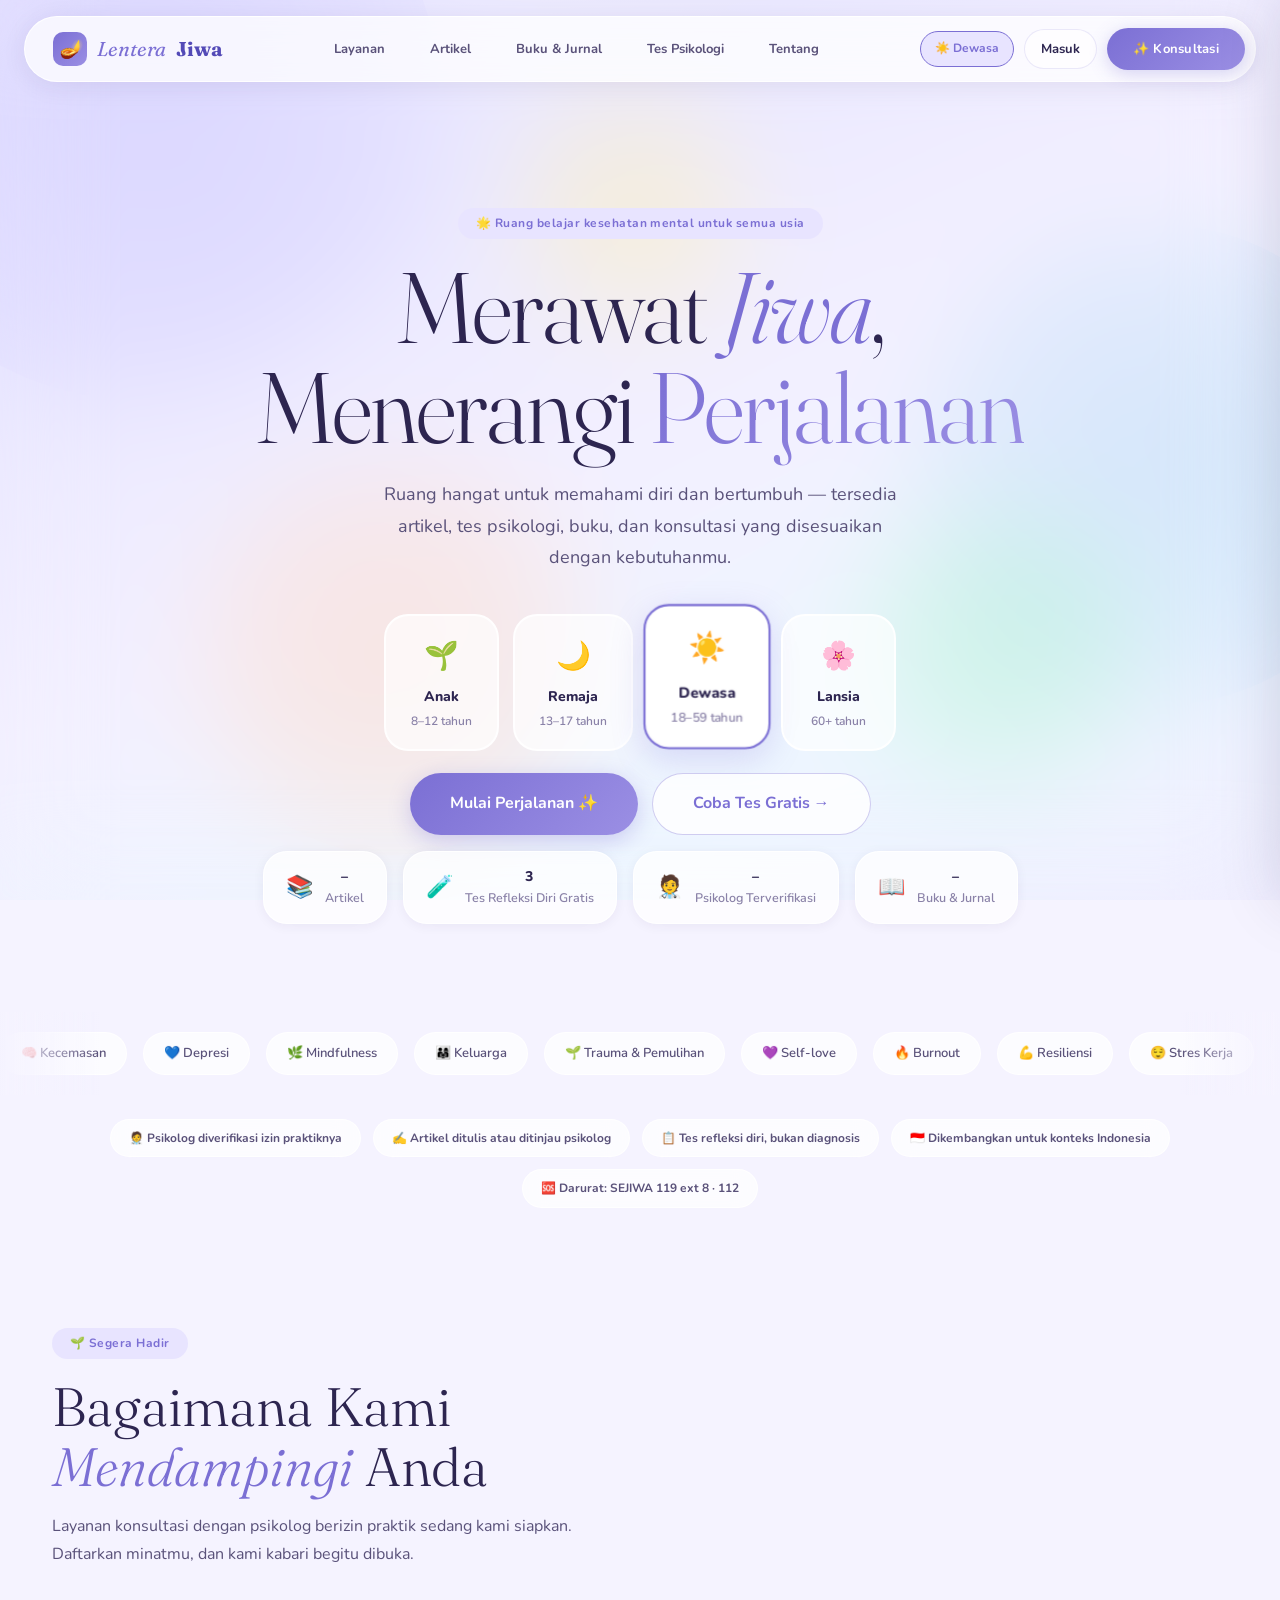
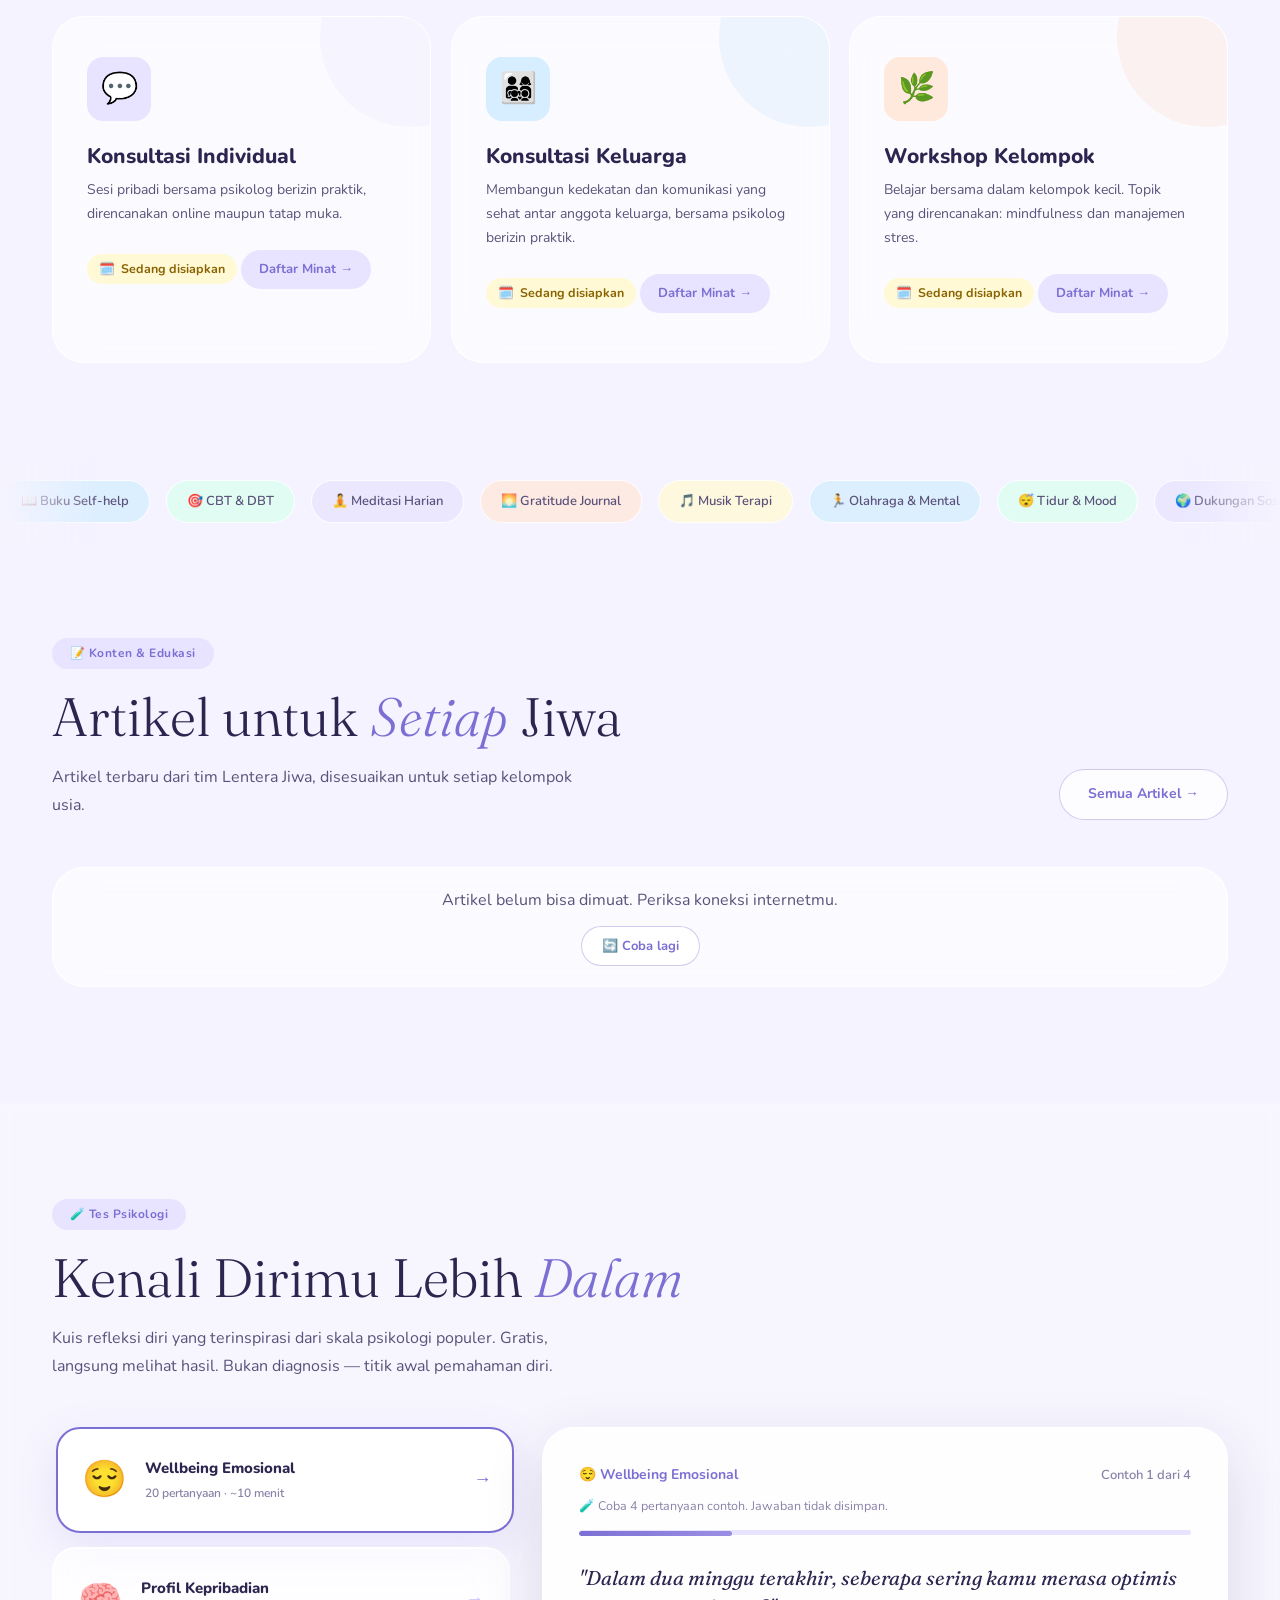
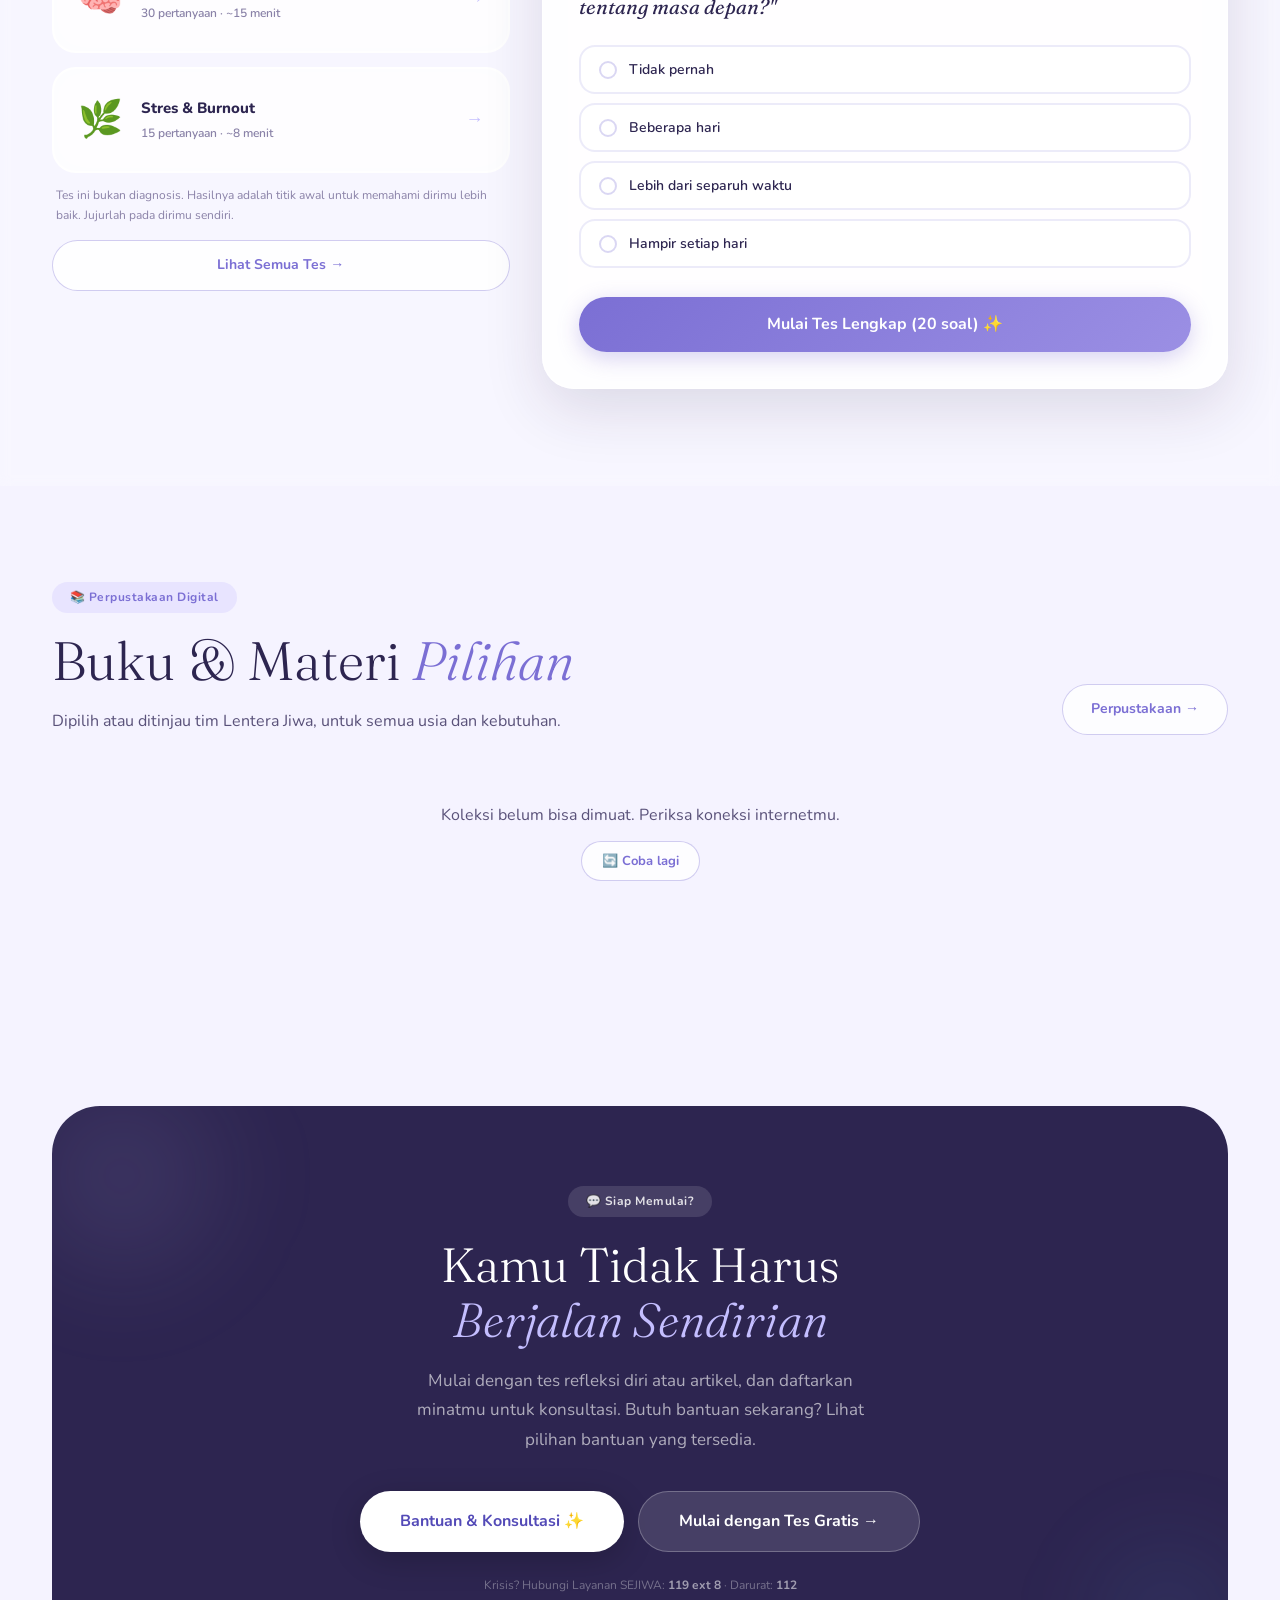
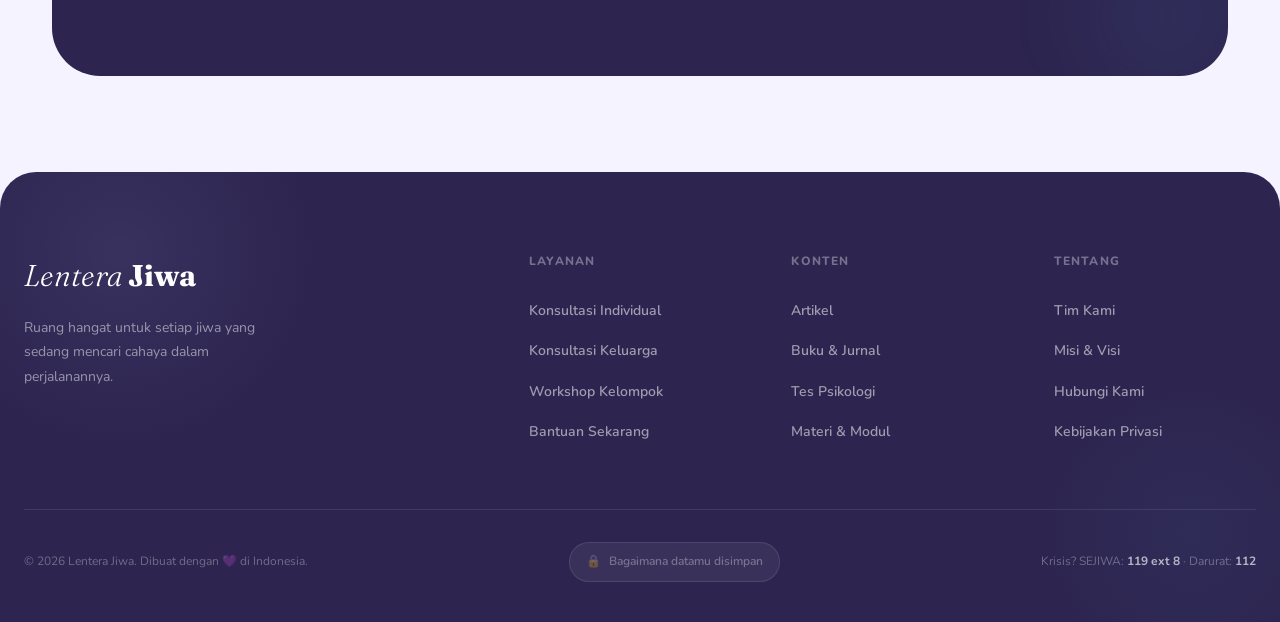
<file: index.html>
<!DOCTYPE html>
<html lang="id" data-age="dewasa">
<head>
  <meta charset="UTF-8">
  <meta name="viewport" content="width=device-width, initial-scale=1.0">
  <title>Lentera Jiwa — Merawat Jiwa, Menerangi Perjalanan</title>
  <meta name="description" content="Platform kesehatan mental terpercaya Indonesia. Artikel berbasis bukti, tes psikologi tervalidasi, perpustakaan digital, dan konsultasi bersama psikolog berlisensi — untuk semua usia.">
  <meta name="keywords" content="kesehatan mental, psikologi, konsultasi psikolog, tes psikologi, burnout, kecemasan, depresi, mindfulness, Indonesia">
  <meta name="author" content="Lentera Jiwa">
  <meta name="robots" content="index, follow">
  <meta name="theme-color" content="#7B6FD4">
  <link rel="canonical" href="https://lenterajiwa.id/">

  <meta property="og:type"        content="website">
  <meta property="og:url"         content="https://lenterajiwa.id/">
  <meta property="og:title"       content="Lentera Jiwa — Merawat Jiwa, Menerangi Perjalanan">
  <meta property="og:description" content="Ruang hangat untuk memahami diri dan bertumbuh. Artikel, tes psikologi, buku, dan konsultasi yang disesuaikan dengan kebutuhanmu.">
  <meta property="og:image"       content="https://lenterajiwa.id/assets/og-image.jpg">
  <meta property="og:locale"      content="id_ID">
  <meta property="og:site_name"   content="Lentera Jiwa">

  <meta name="twitter:card"        content="summary_large_image">
  <meta name="twitter:site"        content="@lenterajiwa">
  <meta name="twitter:title"       content="Lentera Jiwa — Merawat Jiwa, Menerangi Perjalanan">
  <meta name="twitter:description" content="Ruang hangat untuk memahami diri dan bertumbuh.">
  <meta name="twitter:image"       content="https://lenterajiwa.id/assets/og-image.jpg">

  <meta name="apple-mobile-web-app-capable" content="yes">
  <meta name="apple-mobile-web-app-title"   content="Lentera Jiwa">

  <link rel="preconnect" href="https://fonts.googleapis.com">
  <link rel="preconnect" href="https://fonts.gstatic.com" crossorigin>
  <link href="https://fonts.googleapis.com/css2?family=Nunito:ital,wght@0,400;0,600;0,700;0,800;1,400&family=Fraunces:ital,wght@0,300;0,400;1,300;1,400&display=swap" rel="stylesheet">

  <!--
    ╔══════════════════════════════════════════════════════════╗
    ║  LENTERA JIWA — Sistem CSS Modular (SPA Architecture)    ║
    ║                                                          ║
    ║  CORE (selalu dimuat):                                   ║
    ║    css/base.css       — Reset, Variables, Layout, Nav,   ║
    ║                         Footer, Animations, Utilities    ║
    ║    css/components.css — Buttons, Cards, Forms, Badges    ║
    ║                                                          ║
    ║  PAGE-SPECIFIC (lazy-load via loadPageStyle di main.js): ║
    ║    css/pages/utama.css        — Halaman beranda          ║
    ║    css/pages/layanan.css      — Halaman layanan          ║
    ║    css/pages/artikel.css      — Halaman artikel          ║
    ║    css/pages/perpustakaan.css — Halaman perpustakaan     ║
    ║    css/pages/tes.css          — Halaman tes psikologi    ║
    ║    css/pages/tentang.css      — Halaman tentang kami     ║
    ╚══════════════════════════════════════════════════════════╝
  -->

  <!-- CORE CSS — selalu ada, dimuat sinkron -->
  <link rel="stylesheet" href="css/base.css">
  <link rel="stylesheet" href="css/components.css">

  <!-- CSS loading screen tambahan (jika ada) -->
  <link rel="stylesheet" href="css/style-loading-addition.css">

  <!--
    CSS halaman-spesifik TIDAK diletakkan di sini.
    Mereka di-lazy-load oleh loadPageStyle() di main.js
    saat pengguna berpindah ke halaman tersebut.

    Manfaat:
    - Halaman pertama hanya memuat CSS yang dibutuhkan
    - CSS ter-cache di <head> setelah pertama kali dimuat
    - Tidak ada FOUC karena CSS dimuat sebelum HTML diinjeksikan
  -->
<!-- js.puter.com dihapus: dimuat & menahan tampilan di setiap halaman, padahal tidak dipakai kode mana pun -->
</head>
<body>

<!-- ══ LOADING SCREEN ══════════════════════════════════════ -->
<div id="spa-loading" role="status" aria-label="Memuat Lentera Jiwa" aria-live="polite">
  <div class="loading-logo" aria-hidden="true">🪔 Lentera Jiwa</div>
  <div class="loading-spinner" aria-hidden="true"></div>
  <p class="loading-hint">Menyiapkan ruang untukmu…</p>
</div>

<!-- ══ BACKGROUND ══════════════════════════════════════════ -->
<div class="bg-canvas" aria-hidden="true">
  <div class="bg-blob bg-blob-1"></div>
  <div class="bg-blob bg-blob-2"></div>
  <div class="bg-blob bg-blob-3"></div>
  <div class="bg-blob bg-blob-4"></div>
  <div class="bg-blob bg-blob-5"></div>
</div>
<div id="particles-canvas" aria-hidden="true"></div>

<!-- ══ NAVIGATION ══════════════════════════════════════════ -->
<header>
  <nav id="main-nav" class="nav" role="navigation" aria-label="Navigasi Utama">
    <div id="nav-inner" class="nav-inner">

      <a href="index.html" class="nav-logo" aria-label="Lentera Jiwa — Halaman Utama">
        <div class="nav-logo-icon" aria-hidden="true">🪔</div>
        Lentera <strong>Jiwa</strong>
      </a>

      <ul class="nav-links" role="list">
        <li><a href="layanan.html" class="nav-link" data-page="layanan.html"><span class="nav-link-dot" aria-hidden="true"></span>Layanan</a></li>
        <li><a href="artikel.html" class="nav-link" data-page="artikel.html"><span class="nav-link-dot" aria-hidden="true"></span>Artikel</a></li>
        <li><a href="perpustakaan.html" class="nav-link" data-page="perpustakaan.html"><span class="nav-link-dot" aria-hidden="true"></span>Buku &amp; Jurnal</a></li>
        <li><a href="tes.html" class="nav-link" data-page="tes.html"><span class="nav-link-dot" aria-hidden="true"></span>Tes Psikologi</a></li>
        <li><a href="tentang.html" class="nav-link" data-page="tentang.html"><span class="nav-link-dot" aria-hidden="true"></span>Tentang</a></li>
      </ul>

      <div class="nav-right" style="display:flex;align-items:center;gap:10px;">
        <div id="nav-age-label"
             class="age-indicator"
             style="margin-bottom:0;font-size:12px;padding:7px 14px;"
             aria-live="polite"
             aria-label="Mode konten aktif">
          ☀️ Dewasa
        </div>
        <a id="nav-account" href="login.html" class="nav-account" aria-label="Masuk ke akun">Masuk</a>
        <a href="layanan.html" class="nav-cta btn-ripple" aria-label="Mulai konsultasi">
          ✨ Konsultasi
        </a>
        <button id="nav-burger"
                class="nav-burger"
                aria-label="Buka menu navigasi"
                aria-expanded="false"
                aria-controls="nav-drawer">
          <span class="nav-burger-bar"></span>
          <span class="nav-burger-bar"></span>
          <span class="nav-burger-bar"></span>
        </button>
      </div>

    </div>
  </nav>
</header>

<!-- ══ DRAWER OVERLAY ══════════════════════════════════════ -->
<div id="nav-drawer-overlay" class="nav-drawer-overlay" aria-hidden="true"></div>

<aside id="nav-drawer"
       class="nav-drawer"
       role="dialog"
       aria-modal="true"
       aria-label="Menu Navigasi Mobile"
       aria-hidden="true">

  <div class="nav-drawer-header">
    <a href="index.html" class="nav-logo" aria-label="Lentera Jiwa — Beranda">
      <div class="nav-logo-icon" aria-hidden="true">🪔</div>
      Lentera <strong>Jiwa</strong>
    </a>
    <button id="nav-drawer-close" class="nav-drawer-close" aria-label="Tutup menu">✕</button>
  </div>

  <nav class="nav-drawer-body" aria-label="Menu mobile">
    <a href="index.html"        class="nav-drawer-link"><span>🏠 Beranda</span>          <span class="arrow">→</span></a>
    <a href="layanan.html"      class="nav-drawer-link"><span>💬 Layanan</span>          <span class="arrow">→</span></a>
    <a href="artikel.html"      class="nav-drawer-link"><span>📝 Artikel</span>          <span class="arrow">→</span></a>
    <a href="perpustakaan.html" class="nav-drawer-link"><span>📚 Buku &amp; Jurnal</span><span class="arrow">→</span></a>
    <a href="tes.html"          class="nav-drawer-link"><span>🧪 Tes Psikologi</span>   <span class="arrow">→</span></a>
    <a href="tentang.html"      class="nav-drawer-link"><span>💜 Tentang Kami</span>    <span class="arrow">→</span></a>
    <a href="profil.html"       class="nav-drawer-link" id="drawer-profile-link"><span>👤 Profil Saya</span>     <span class="arrow">→</span></a>
    <a href="portal.html"       class="nav-drawer-link" id="drawer-portal-link" style="display:none;"><span>🛡️ Portal</span>     <span class="arrow">→</span></a>
  </nav>

  <div class="nav-drawer-footer">
    <div class="nav-drawer-age-section">
      <span class="nav-drawer-age-label">Konten untuk usia</span>
      <div class="nav-drawer-ages" role="group" aria-label="Pilih kelompok usia">
        <div class="nav-drawer-age" data-age-val="anak"   role="button" tabindex="0" aria-pressed="false"><span class="age-emoji">🌱</span><span class="age-text">Anak</span></div>
        <div class="nav-drawer-age" data-age-val="remaja" role="button" tabindex="0" aria-pressed="false"><span class="age-emoji">🌙</span><span class="age-text">Remaja</span></div>
        <div class="nav-drawer-age is-active" data-age-val="dewasa" role="button" tabindex="0" aria-pressed="true"><span class="age-emoji">☀️</span><span class="age-text">Dewasa</span></div>
        <div class="nav-drawer-age" data-age-val="lansia" role="button" tabindex="0" aria-pressed="false"><span class="age-emoji">🌸</span><span class="age-text">Lansia</span></div>
      </div>
    </div>
    <a href="layanan.html"
       class="btn btn-primary btn-md w-full"
       style="justify-content:center;margin-top:12px;">
      ✨ Konsultasi &amp; Bantuan
    </a>
    <!-- Belum masuk: tombol Masuk / Daftar (disembunyikan bila sudah login) -->
    <a href="login.html" id="drawer-login-btn"
       class="btn btn-soft btn-md w-full"
       style="justify-content:center;margin-top:10px;">
      🔐 Masuk / Daftar
    </a>

    <!-- Akun (tampil bila sudah login) -->
    <div id="drawer-user-section" style="display:none;margin-top:14px;">
      <div class="drawer-user">
        <div id="drawer-avatar" class="drawer-user-avatar" aria-hidden="true">U</div>
        <div style="min-width:0">
          <div id="drawer-username" class="drawer-user-name">Pengguna</div>
          <div id="drawer-role" class="drawer-user-role">Akun</div>
        </div>
        <button type="button" class="drawer-logout" onclick="LJ_AUTH.logout()">🚪 Keluar</button>
      </div>
    </div>
  </div>

</aside>

<!-- ══ MAIN CONTENT (SPA target) ═══════════════════════════ -->
<main id="app-content"
      role="main"
      aria-label="Konten Utama"
      aria-live="polite"
      style="min-height:100vh;padding-top:88px;">
</main>

<!-- ══ FOOTER ══════════════════════════════════════════════ -->
<footer class="footer" role="contentinfo" aria-label="Footer Lentera Jiwa">
  <div class="footer-inner">
    <div class="footer-top">

      <div>
        <a href="index.html" class="footer-brand-logo" aria-label="Lentera Jiwa — Kembali ke Beranda">
          Lentera <strong style="font-style:normal;font-weight:700;">Jiwa</strong>
        </a>
        <p class="footer-brand-desc">
          Ruang hangat untuk setiap jiwa yang sedang mencari cahaya dalam perjalanannya.
        </p>
      </div>

      <nav aria-label="Tautan Layanan">
        <span class="footer-col-title">Layanan</span>
        <ul role="list">
          <li><a href="layanan.html#harga" class="footer-link-item">Konsultasi Individual</a></li>
          <li><a href="layanan.html#harga" class="footer-link-item">Konsultasi Keluarga</a></li>
          <li><a href="layanan.html#harga" class="footer-link-item">Workshop Kelompok</a></li>
          <li><a href="layanan.html#bantuan" class="footer-link-item">Bantuan Sekarang</a></li>
        </ul>
      </nav>

      <nav aria-label="Tautan Konten">
        <span class="footer-col-title">Konten</span>
        <ul role="list">
          <li><a href="artikel.html"      class="footer-link-item">Artikel</a></li>
          <li><a href="perpustakaan.html" class="footer-link-item">Buku &amp; Jurnal</a></li>
          <li><a href="tes.html"          class="footer-link-item">Tes Psikologi</a></li>
          <li><a href="perpustakaan.html" class="footer-link-item">Materi &amp; Modul</a></li>
        </ul>
      </nav>

      <nav aria-label="Tautan Tentang">
        <span class="footer-col-title">Tentang</span>
        <ul role="list">
          <li><a href="tentang.html#tim" class="footer-link-item">Tim Kami</a></li>
          <li><a href="tentang.html#misi" class="footer-link-item">Misi &amp; Visi</a></li>
          <li><a href="layanan.html#booking" class="footer-link-item">Hubungi Kami</a></li>
          <li><a href="tentang.html#privasi" class="footer-link-item">Kebijakan Privasi</a></li>
        </ul>
      </nav>

    </div>

    <div class="footer-bottom">
      <span>© <span id="footer-year">2026</span> Lentera Jiwa. Dibuat dengan 💜 di Indonesia.</span>
      <a href="tentang.html#privasi" class="footer-bottom-badge">
        <span aria-hidden="true">🔒</span>
        <span>Bagaimana datamu disimpan</span>
      </a>
      <span>Krisis? SEJIWA: <strong style="color:rgba(255,255,255,0.65);">119 ext 8</strong> · Darurat: <strong style="color:rgba(255,255,255,0.65);">112</strong></span>
    </div>

  </div>
</footer>

<!-- ══ SCRIPTS ══════════════════════════════════════════════
  Urutan loading SANGAT penting:
  1. scroll.js  — ScrollReveal harus ada sebelum main.js memanggil observeAll()
  2. marquee.js — MarqueeManager harus ada sebelum main.js memanggil init()
  3. tes.js     — TesManager harus ada sebelum main.js memanggil init()
  4. main.js    — Core SPA logic, loadPageStyle, navigasi
  Script halaman-spesifik (layanan.js, artikel.js, dll.) di-load
  secara dinamis oleh loadPageScript() di main.js.
══════════════════════════════════════════════════════════ -->
<script src="js/scroll.js"  defer></script>
<script src="js/marquee.js" defer></script>
<script src="js/tes.js"     defer></script>
<script src="js/auth.js"    defer></script>
<script src="js/main.js"    defer></script>

<script>
// ── User drawer ──
function initDrawerUser() {
  const session = LJ_AUTH.getSession();
  const section = document.getElementById('drawer-user-section');
  if (!section) return;
  if (session) {
    section.style.display = 'block';
    const nama = session.nama || session.user?.nama || session.username || session.user?.username || 'Pengguna';
    const role = session.role || session.user?.role || '';
    const ROLE = { umum: 'Akun Umum', mahasiswa: 'Mahasiswa', psikolog: 'Psikolog', admin: 'Admin' };
    document.getElementById('drawer-username').textContent = nama;
    document.getElementById('drawer-avatar').textContent = nama.charAt(0).toUpperCase();
    document.getElementById('drawer-role').textContent = ROLE[role] || 'Akun';
  } else {
    section.style.display = 'none';
  }
}

// Tombol akun di navbar: "Masuk" bila belum login, nama + avatar bila sudah
function updateAccountUI() {
  const el = document.getElementById('nav-account');
  const prof = document.getElementById('drawer-profile-link');
  // LJ_AUTH dideklarasikan dengan const, jadi tidak ada di window.LJ_AUTH
  const session = (typeof LJ_AUTH !== 'undefined' && LJ_AUTH.getSession()) || null;
  // Tamu: tautan "Profil Saya" disembunyikan; cukup satu tombol "Masuk / Daftar"
  if (prof) prof.style.display = session ? '' : 'none';
  // Admin & psikolog: jalan pintas ke Portal di menu ☰
  const ptl = document.getElementById('drawer-portal-link');
  const staff = session && (session.role === 'admin' || session.role === 'psikolog');
  if (ptl) { ptl.style.display = staff ? '' : 'none'; ptl.firstElementChild.textContent = session && session.role === 'admin' ? '🛡️ Portal Admin' : '🧑‍⚕️ Portal Psikolog'; }
  const yr = document.getElementById('footer-year');
  if (yr) yr.textContent = new Date().getFullYear();
  const dl = document.getElementById('drawer-login-btn');
  if (dl) dl.style.display = session ? 'none' : '';
  if (!el) return;
  if (session) {
    const nama = String(session.nama || session.username || 'Akun');
    el.textContent = '';
    const av = document.createElement('span');
    av.className = 'nav-account-avatar';
    av.textContent = nama.charAt(0).toUpperCase();
    const nm = document.createElement('span');
    nm.className = 'nav-account-name';
    nm.textContent = nama.split(' ')[0].slice(0, 12);
    el.append(av, nm);
    el.setAttribute('href', 'profil.html');
    el.setAttribute('aria-label', 'Profil saya: ' + nama);
  } else {
    el.textContent = 'Masuk';
    el.setAttribute('href', 'login.html');
    el.setAttribute('aria-label', 'Masuk ke akun');
  }
}
window.LJ_updateAccountUI = updateAccountUI;

document.addEventListener('DOMContentLoaded', function() {
  setTimeout(initDrawerUser, 800);
  setTimeout(updateAccountUI, 0);
});
window.addEventListener('load', function() {
  initDrawerUser();
});
</script>
</body>
</html>
</file>
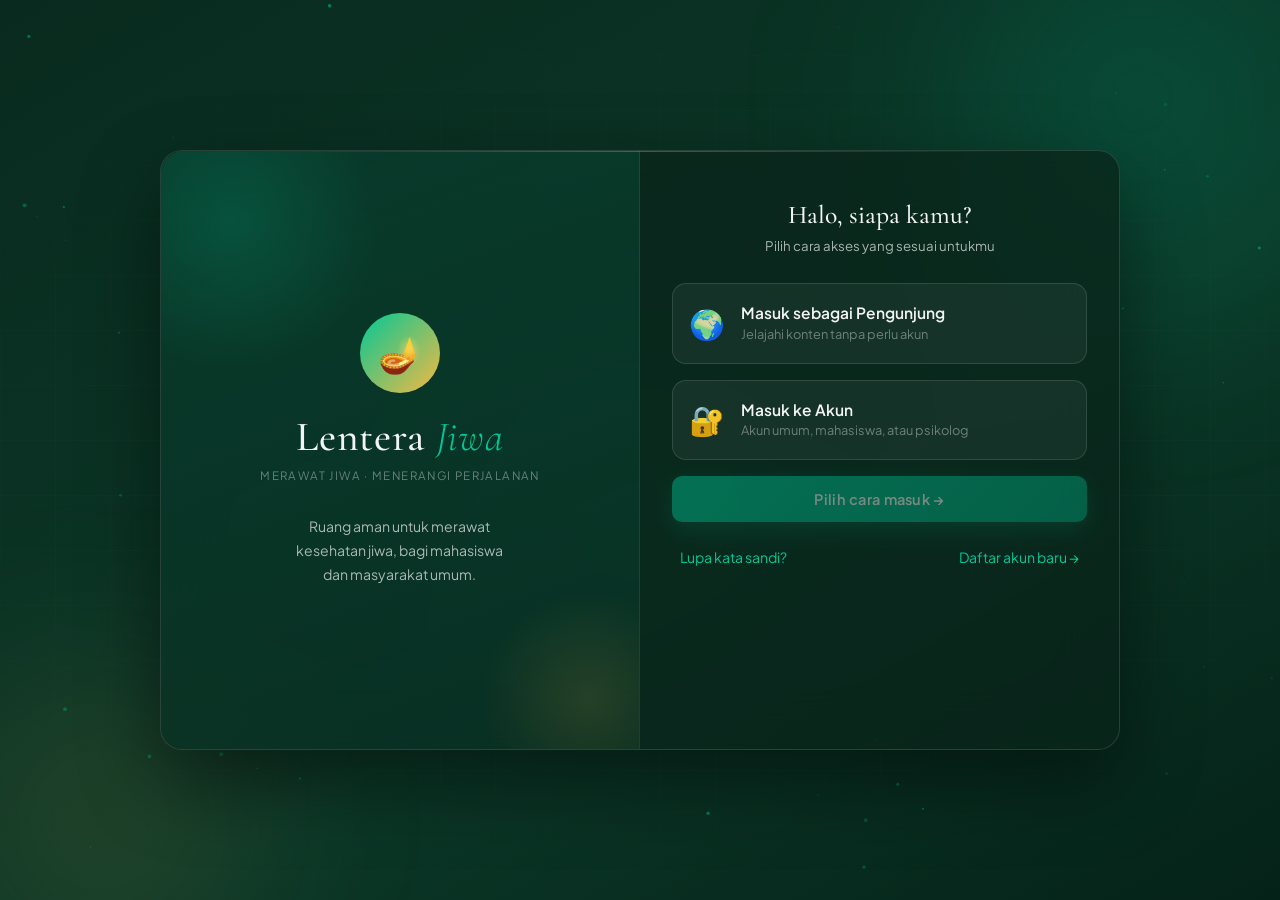
<file: login.html>
<!DOCTYPE html>
<html lang="id">
<head>
<meta charset="UTF-8">
<meta name="viewport" content="width=device-width, initial-scale=1.0">
<title>Lentera Jiwa — Portal Akses</title>
<link href="https://fonts.googleapis.com/css2?family=Cormorant+Garamond:ital,wght@0,300;0,500;0,600;1,300;1,500&family=Plus+Jakarta+Sans:wght@300;400;500;600&display=swap" rel="stylesheet">
<style>
*{box-sizing:border-box;margin:0;padding:0}
:root{
  --g1:#092b1f;--g2:#0b3828;--g3:#052218;
  --teal:#00c896;--teal2:#00a57d;--teal3:#00876a;
  --amber:#f5b942;--amber2:#e8a020;
  --glass:rgba(255,255,255,0.07);
  --glass2:rgba(255,255,255,0.12);
  --glass-border:rgba(255,255,255,0.13);
  --text-w:rgba(255,255,255,0.95);
  --text-w2:rgba(255,255,255,0.65);
  --text-w3:rgba(255,255,255,0.38);
  --inp-bg:rgba(255,255,255,0.07);
  --inp-border:rgba(255,255,255,0.16);
  --err:#ff6b6b;--ok:#4cd9a8;
  --r:22px;--r2:14px;--r3:10px;
  --shadow:0 32px 80px rgba(0,0,0,0.45);
}
html,body{min-height:100%;overflow-x:hidden}
body{font-family:'Plus Jakarta Sans',sans-serif;background:linear-gradient(150deg,var(--g1) 0%,var(--g2) 60%,var(--g3) 100%);min-height:100vh;min-height:100dvh;color:var(--text-w);position:relative}

/* === BACKGROUND ORBS === */
.bg-wrap{position:fixed;inset:0;pointer-events:none;z-index:0;overflow:hidden}
.orb{position:absolute;border-radius:50%;filter:blur(90px);animation:orbF 14s ease-in-out infinite}
.o1{width:560px;height:560px;background:radial-gradient(circle,rgba(0,200,150,0.22),transparent 70%);top:-180px;right:-140px;animation-delay:0s}
.o2{width:420px;height:420px;background:radial-gradient(circle,rgba(245,185,66,0.16),transparent 70%);bottom:-130px;left:-110px;animation-delay:-5s}
.o3{width:320px;height:320px;background:radial-gradient(circle,rgba(0,165,125,0.14),transparent 70%);top:35%;left:35%;animation-delay:-9s}
@keyframes orbF{0%,100%{transform:translate(0,0) scale(1)}40%{transform:translate(40px,-25px) scale(1.06)}75%{transform:translate(-25px,35px) scale(0.96)}}
.grid-bg{position:fixed;inset:0;z-index:0;pointer-events:none;background-image:linear-gradient(rgba(255,255,255,0.022) 1px,transparent 1px),linear-gradient(90deg,rgba(255,255,255,0.022) 1px,transparent 1px);background-size:55px 55px;mask-image:radial-gradient(ellipse 75% 55% at 50% 50%,black 30%,transparent 100%)}
canvas#cvs{position:fixed;inset:0;z-index:0;pointer-events:none}
.leaves{position:fixed;inset:0;pointer-events:none;z-index:0;overflow:hidden}
.leaf{position:absolute;opacity:0;animation:leafDrop linear infinite}
@keyframes leafDrop{0%{opacity:0;transform:translateY(-40px) rotate(0deg) translateX(0)}8%{opacity:0.55}88%{opacity:0.25}100%{opacity:0;transform:translateY(105vh) rotate(380deg) translateX(50px)}}

/* === STAGE === */
/* 100dvh = tinggi layar yang benar-benar terlihat (di HP bilah alamat ikut dihitung) */
.stage{position:relative;z-index:1;min-height:100vh;min-height:100dvh;display:flex;align-items:center;justify-content:center;padding:2rem 1rem}

/* =============================================
   PERBAIKAN UTAMA: LAYOUT PC vs MOBILE
   ============================================= */

/* Mobile default: card kecil terpusat */
.card{
  width:100%;
  max-width:450px;
  background:rgba(10,35,26,0.72);
  backdrop-filter:blur(28px);-webkit-backdrop-filter:blur(28px);
  border:1px solid var(--glass-border);
  border-radius:var(--r);
  box-shadow:var(--shadow);
  overflow:hidden;
  position:relative;
  animation:cardIn .75s cubic-bezier(.34,1.4,.64,1) both;
}

/* PC/Laptop: layout 2 kolom — kiri branding, kanan form */
@media(min-width:900px){
  .stage{padding:2rem}
  .card{
    max-width:960px;
    display:grid;
    grid-template-columns:1fr 1fr;
    min-height:600px;
    overflow:visible;
  }
  /* Panel kiri: branding */
  .card-left{
    background:linear-gradient(160deg,rgba(0,200,150,0.13) 0%,rgba(0,135,106,0.08) 100%);
    border-right:1px solid rgba(255,255,255,0.08);
    border-radius:var(--r) 0 0 var(--r);
    display:flex;
    flex-direction:column;
    align-items:center;
    justify-content:center;
    padding:3rem 2.5rem;
    position:relative;
    overflow:hidden;
  }
  .card-left::before{
    content:'';position:absolute;top:-80px;left:-80px;
    width:300px;height:300px;
    background:radial-gradient(circle,rgba(0,200,150,0.18),transparent 70%);
    border-radius:50%;
  }
  .card-left::after{
    content:'';position:absolute;bottom:-60px;right:-60px;
    width:220px;height:220px;
    background:radial-gradient(circle,rgba(245,185,66,0.12),transparent 70%);
    border-radius:50%;
  }
  /* Panel kanan: form */
  .card-right{
    border-radius:0 var(--r) var(--r) 0;
    overflow:hidden;
    display:flex;
    flex-direction:column;
  }
  /* Sembunyikan logo-area di mobile pada layar PC */
  .logo-area{display:none}
  .card-left-content{
    position:relative;z-index:1;text-align:center;
  }
}

/* Mobile: sembunyikan card-left, tampilkan logo-area */
@media(max-width:899px){
  .card-left{display:none}
  .card-right{width:100%}
  .logo-area{display:block}
}

.card::before{content:'';position:absolute;top:0;left:10%;right:10%;height:1px;background:linear-gradient(90deg,transparent,var(--teal) 50%,transparent);opacity:.5;z-index:2}
@keyframes cardIn{from{opacity:0;transform:translateY(50px) scale(.93)}to{opacity:1;transform:none}}

/* === LOGO === */
.logo-area{text-align:center;padding:2.4rem 2rem 0}
.lamp-wrap{
  width:60px;height:60px;margin:0 auto .9rem;
  background:linear-gradient(135deg,var(--teal),var(--amber));
  border-radius:50%;display:flex;align-items:center;justify-content:center;
  font-size:1.7rem;box-shadow:0 0 0 0 rgba(0,200,150,0);
  animation:lampPulse 3s ease-in-out infinite;
}
@keyframes lampPulse{0%,100%{box-shadow:0 0 28px rgba(0,200,150,.3),0 0 0 0 rgba(0,200,150,.15)}50%{box-shadow:0 0 52px rgba(0,200,150,.5),0 0 0 12px rgba(0,200,150,.05)}}
.logo-t{font-family:'Cormorant Garamond',serif;font-size:2rem;font-weight:500;color:var(--text-w);letter-spacing:.02em}
.logo-t em{color:var(--teal);font-style:italic;font-weight:300}
.logo-s{font-size:.72rem;color:var(--text-w3);margin-top:.3rem;letter-spacing:.1em;text-transform:uppercase}

/* PC branding kiri */
.pc-lamp{
  width:80px;height:80px;margin:0 auto 1.2rem;
  background:linear-gradient(135deg,var(--teal),var(--amber));
  border-radius:50%;display:flex;align-items:center;justify-content:center;
  font-size:2.2rem;animation:lampPulse 3s ease-in-out infinite;
}
.pc-logo-t{font-family:'Cormorant Garamond',serif;font-size:2.6rem;font-weight:500;color:var(--text-w);letter-spacing:.02em;margin-bottom:.4rem}
.pc-logo-t em{color:var(--teal);font-style:italic;font-weight:300}
.pc-logo-s{font-size:.72rem;color:var(--text-w3);letter-spacing:.12em;text-transform:uppercase;margin-bottom:2rem}
.pc-tagline{font-size:.88rem;color:var(--text-w2);line-height:1.7;max-width:220px;margin:0 auto}
.pc-dots{display:flex;gap:8px;justify-content:center;margin-top:2rem}
.pc-dot{width:6px;height:6px;border-radius:50%;background:rgba(0,200,150,0.35)}
.pc-dot.a{background:var(--teal);width:18px;border-radius:3px}

/* =============================================
   PERBAIKAN UTAMA: TRANSISI SCREEN
   Solusi: overflow:hidden + height animasi, bukan position:absolute
   ============================================= */
.sw{
  position:relative;
  /* Tidak pakai overflow:hidden di sini agar transisi tidak cliping */
}

/* Container pembungkus untuk transisi */
.sc-wrap{
  width:100%;
  overflow:hidden; /* clip horizontal saat slide */
}

.sc{
  padding:1.7rem 2rem 2.2rem;
  width:100%;
  /* TIDAK pakai position:absolute — ini penyebab konten bertumpuk */
}

/* Animasi slide — dipakai via JS classList */
.sc.slide-out-left{
  animation:slideOutLeft 0.2s cubic-bezier(.77,0,.18,1) forwards;
}
.sc.slide-out-right{
  animation:slideOutRight 0.2s cubic-bezier(.77,0,.18,1) forwards;
}
.sc.slide-in-right{
  animation:slideInRight 0.22s cubic-bezier(.77,0,.18,1) forwards;
}
.sc.slide-in-left{
  animation:slideInLeft 0.22s cubic-bezier(.77,0,.18,1) forwards;
}

@keyframes slideOutLeft{
  from{transform:translateX(0);opacity:1}
  to{transform:translateX(-60px);opacity:0}
}
@keyframes slideOutRight{
  from{transform:translateX(0);opacity:1}
  to{transform:translateX(60px);opacity:0}
}
@keyframes slideInRight{
  from{transform:translateX(60px);opacity:0}
  to{transform:translateX(0);opacity:1}
}
@keyframes slideInLeft{
  from{transform:translateX(-60px);opacity:0}
  to{transform:translateX(0);opacity:1}
}

/* === TYPOGRAPHY === */
.sc-title{font-family:'Cormorant Garamond',serif;font-size:1.6rem;font-weight:500;color:var(--text-w);margin-bottom:.3rem}
.sc-sub{font-size:.83rem;color:var(--text-w2);margin-bottom:1.7rem;line-height:1.6}

/* === ROLE CARDS === */
.role-grid{display:grid;grid-template-columns:1fr 1fr;gap:12px;margin-bottom:1.5rem}
.rc{
  background:rgba(255,255,255,.05);border:1.5px solid rgba(255,255,255,.12);
  border-radius:var(--r2);padding:1.3rem .9rem;text-align:center;cursor:pointer;
  transition:all .35s cubic-bezier(.34,1.56,.64,1);position:relative;overflow:hidden;
}
.rc:hover{transform:translateY(-4px) scale(1.02);border-color:rgba(0,200,150,.35);background:rgba(0,200,150,.07)}
.rc.on{border-color:var(--teal);background:rgba(0,200,150,.1);transform:translateY(-5px) scale(1.03)}
.rc-badge{position:absolute;top:9px;right:9px;width:20px;height:20px;background:var(--teal);border-radius:50%;display:flex;align-items:center;justify-content:center;font-size:.6rem;color:#fff;font-weight:700;opacity:0;transform:scale(0);transition:all .3s cubic-bezier(.34,1.56,.64,1)}
.rc.on .rc-badge{opacity:1;transform:scale(1)}
.rc-ico{font-size:2rem;display:block;margin-bottom:.5rem;transition:transform .3s cubic-bezier(.34,1.56,.64,1)}
.rc:hover .rc-ico,.rc.on .rc-ico{transform:scale(1.18) rotate(-6deg)}
.rc-name{font-size:.9rem;font-weight:600;color:var(--text-w);display:block}
.rc-desc{font-size:.8rem;color:var(--text-w3);display:block;margin-top:.3rem;line-height:1.4}

/* === INFO PILL === */
.pill{
  background:rgba(0,200,150,.07);border:1px solid rgba(0,200,150,.2);
  border-radius:var(--r3);padding:.75rem 1rem;
  font-size:.81rem;color:rgba(0,200,150,.9);line-height:1.55;
  margin-bottom:1.3rem;
  animation:fadePill .35s ease both;
}
@keyframes fadePill{from{opacity:0;transform:translateY(-6px)}to{opacity:1;transform:none}}

/* === SINGLE ROLE CARD (hanya pengunjung di welcome) === */
.role-single{
  background:rgba(255,255,255,.05);border:1.5px solid rgba(255,255,255,.12);
  border-radius:var(--r2);padding:1.2rem 1rem;cursor:pointer;
  transition:all .35s cubic-bezier(.34,1.56,.64,1);position:relative;
  display:flex;align-items:center;gap:1rem;margin-bottom:1rem;
}
.role-single:hover{border-color:rgba(0,200,150,.35);background:rgba(0,200,150,.07)}
.role-single.on{border-color:var(--teal);background:rgba(0,200,150,.1)}
.role-single-ico{font-size:1.8rem;flex-shrink:0}
.role-single-text .rc-name{display:block;font-size:.97rem;font-weight:600;color:var(--text-w)}
.role-single-text .rc-desc{display:block;font-size:.8rem;color:var(--text-w3);margin-top:.2rem;line-height:1.4}
.role-single .rc-badge{top:50%;right:12px;transform:translateY(-50%) scale(0)}
.role-single.on .rc-badge{transform:translateY(-50%) scale(1);opacity:1}

/* === BUTTONS === */
.btn{
  width:100%;padding:.88rem;border:none;border-radius:var(--r3);
  font-family:'Plus Jakarta Sans',sans-serif;font-size:.91rem;font-weight:600;
  cursor:pointer;transition:all .28s cubic-bezier(.34,1.56,.64,1);
  letter-spacing:.02em;position:relative;overflow:hidden;
}
.btn:disabled{opacity:.45;cursor:not-allowed;transform:none!important}
.btn-p{background:linear-gradient(135deg,var(--teal),var(--teal2));color:#fff;box-shadow:0 8px 24px rgba(0,200,150,.28)}
.btn-p:not(:disabled):hover{transform:translateY(-2px);box-shadow:0 14px 36px rgba(0,200,150,.4)}
.btn-p:not(:disabled):active{transform:scale(.97)}
.btn-g{background:rgba(255,255,255,.07);border:1.5px solid rgba(255,255,255,.14);color:var(--text-w2)}
.btn-g:hover{border-color:rgba(0,200,150,.4);color:var(--text-w);background:rgba(255,255,255,.11)}
.btn-a{background:linear-gradient(135deg,var(--amber),var(--amber2));color:#1c1200;font-weight:700}
.btn-a:not(:disabled):hover{transform:translateY(-2px);box-shadow:0 14px 36px rgba(245,185,66,.38)}
.btn-a:not(:disabled):active{transform:scale(.97)}
.btn-row{display:flex;gap:10px}
.btn-row .btn{flex:1}
.btn-row .btn-g{flex:0 0 auto!important;width:auto;padding-left:1.1rem;padding-right:1.1rem;white-space:nowrap}

/* Ripple */
.ripple-el{position:absolute;border-radius:50%;background:rgba(255,255,255,.25);transform:scale(0);animation:rpl .65s linear;pointer-events:none}
@keyframes rpl{to{transform:scale(5);opacity:0}}

/* === FORM === */
.fg{margin-bottom:1rem}
.lbl{display:block;font-size:.78rem;font-weight:600;color:var(--text-w2);margin-bottom:5px;letter-spacing:.05em;text-transform:uppercase}
.iw{position:relative}
.iw input,.iw select{
  width:100%;padding:.72rem 1rem;
  background:var(--inp-bg);border:1.5px solid var(--inp-border);
  border-radius:var(--r3);font-family:'Plus Jakarta Sans',sans-serif;
  font-size:.95rem;color:var(--text-w);outline:none;min-height:46px;
  transition:border-color .22s ease,background-color .22s ease,box-shadow .22s ease;-webkit-appearance:none;appearance:none;
}
.iw input::placeholder{color:var(--text-w3)}
.iw input:focus,.iw select:focus{border-color:var(--teal);background:rgba(0,200,150,.06);box-shadow:0 0 0 3px rgba(0,200,150,.14)}
.iw input.e{border-color:var(--err)}
.iw input.o{border-color:var(--ok)}
.ico{position:absolute;right:.25rem;top:50%;transform:translateY(-50%);width:40px;height:40px;display:flex;align-items:center;justify-content:center;background:none;border:0;border-radius:10px;cursor:pointer;color:var(--text-w3);font-size:1rem;user-select:none;transition:color .2s}
span.ico{pointer-events:none}
button.ico:focus-visible,.back:focus-visible,.lnk:focus-visible,.role-single:focus-visible,.gopt:focus-visible{outline:2px solid var(--teal);outline-offset:2px}
.ico:hover{color:var(--text-w2)}
.fs{font-size:.78rem;margin-top:4px;min-height:14px;transition:all .2s;line-height:1.45}
.fs:empty{min-height:0;margin-top:0}
.fs.ok{color:var(--ok)}.fs.err{color:var(--err)}.fs.info{color:var(--text-w3)}

/* grid 2 cols */
.g2{display:grid;grid-template-columns:1fr 1fr;gap:10px}
.g2 .fg{margin-bottom:0}

/* password bar */
.pw-bar{height:3px;background:rgba(255,255,255,.08);border-radius:3px;margin-top:7px;overflow:hidden}
.pw-fill{height:100%;width:0;border-radius:3px;transition:width .4s,background .4s}
.pw-lbl{font-size:.76rem;color:var(--text-w3);margin-top:3px}

/* captcha */
.cap-row{display:flex;align-items:center;gap:12px;background:rgba(255,255,255,.04);border:1.5px solid var(--inp-border);border-radius:var(--r3);padding:.7rem 1rem;margin-bottom:1rem}
.cap-box{width:22px;height:22px;border-radius:5px;border:2px solid rgba(0,200,150,.6);cursor:pointer;display:flex;align-items:center;justify-content:center;transition:all .25s cubic-bezier(.34,1.56,.64,1);flex-shrink:0}
.cap-box.on{background:var(--teal);border-color:var(--teal);transform:scale(1.12)}
.cap-box.on::after{content:'✓';color:#fff;font-size:.72rem;font-weight:700}
.cap-txt{font-size:.81rem;color:var(--text-w2);flex:1}
.cap-logo{font-size:.62rem;color:var(--text-w3);line-height:1.4;text-align:right}

/* math cap */
.math-c{display:flex;align-items:center;gap:10px;background:rgba(255,255,255,.04);border:1.5px solid var(--inp-border);border-radius:var(--r3);padding:.6rem 1rem;margin-bottom:1rem}
.math-q{font-weight:600;font-size:.95rem;color:var(--teal);font-family:'Cormorant Garamond',serif;font-size:1.1rem}
.math-c input{width:60px!important;text-align:center;font-weight:700}
.ref{background:none;border:none;cursor:pointer;color:var(--teal2);font-size:1.25rem;padding:0;width:42px;height:42px;border-radius:10px;transition:transform .4s cubic-bezier(.34,1.56,.64,1)}
.ref:hover{transform:rotate(200deg)}

/* step bar */
.sbar{display:flex;align-items:center;margin-bottom:1.3rem}
.sd{width:28px;height:28px;border-radius:50%;border:2px solid rgba(255,255,255,.18);color:var(--text-w3);font-size:.8rem;font-weight:600;display:flex;align-items:center;justify-content:center;flex-shrink:0;transition:all .4s cubic-bezier(.34,1.56,.64,1)}
.sd.act{border-color:var(--teal);color:var(--teal);background:rgba(0,200,150,.1);transform:scale(1.12)}
.sd.dn{border-color:var(--teal);background:var(--teal);color:#fff}
.sl{flex:1;height:2px;background:rgba(255,255,255,.08);transition:background .5s}
.sl.dn{background:var(--teal)}

/* gender */
.gend-row{display:flex;gap:8px}
.gopt{flex:1;border:1.5px solid rgba(255,255,255,.13);border-radius:var(--r3);padding:.7rem .4rem;min-height:44px;display:flex;align-items:center;justify-content:center;text-align:center;cursor:pointer;font-size:.88rem;color:var(--text-w2);transition:all .25s cubic-bezier(.34,1.56,.64,1);user-select:none}
.gopt:hover{border-color:rgba(0,200,150,.35);background:rgba(0,200,150,.06)}
.gopt.on{border-color:var(--teal);background:rgba(0,200,150,.1);color:var(--teal);font-weight:600}

/* dropdown */
.dw{position:relative}
.dl{position:absolute;top:calc(100% + 4px);left:0;right:0;background:#082218;border:1.5px solid rgba(0,200,150,.25);border-radius:var(--r3);max-height:185px;overflow-y:auto;z-index:200;display:none;box-shadow:0 16px 40px rgba(0,0,0,.4);animation:fadePill .2s ease}
.dl.open{display:block}
.di{padding:.52rem .9rem;font-size:.83rem;cursor:pointer;color:var(--text-w2);transition:all .15s}
.di:hover{background:rgba(0,200,150,.1);color:var(--text-w)}
.dem{padding:.7rem;text-align:center;font-size:.78rem;color:var(--text-w3)}
.dl::-webkit-scrollbar{width:3px}.dl::-webkit-scrollbar-thumb{background:var(--teal2);border-radius:4px}

/* file upload */
.fzone{border:2px dashed rgba(255,255,255,.13);border-radius:var(--r3);padding:1.4rem;text-align:center;cursor:pointer;transition:all .25s;background:rgba(255,255,255,.03);position:relative}
.fzone:hover,.fzone.drag{border-color:var(--teal);background:rgba(0,200,150,.06)}
.fzone input{position:absolute;inset:0;opacity:0;cursor:pointer}
.fzi{font-size:1.7rem;margin-bottom:5px;display:block}
.fzl{font-size:.82rem;color:var(--text-w2)}
.fzh{font-size:.78rem;color:var(--text-w3);margin-top:3px}
.fprev{display:none;margin-top:8px;background:rgba(0,200,150,.07);border-radius:var(--r3);padding:6px 10px;font-size:.77rem;color:var(--ok);align-items:center;gap:6px}

/* otp */
.otp-row{display:flex;gap:8px;justify-content:center;margin:.8rem 0}
.oti{width:46px;height:52px;text-align:center;font-family:'Plus Jakarta Sans',sans-serif;font-size:1.3rem;font-weight:700;padding:0;color:var(--text-w);background:var(--inp-bg);border:2px solid rgba(255,255,255,.16);border-radius:var(--r3);outline:none;caret-color:var(--teal);transition:border-color .2s,background .2s}
.oti:focus{background:rgba(0,200,150,.06);box-shadow:0 0 0 3px rgba(0,200,150,.14)}
.oti:focus{border-color:var(--teal)}

/* checkbox */
.ckrow{display:flex;gap:9px;align-items:flex-start;margin-bottom:.9rem}
.ckrow input[type=checkbox]{width:20px;height:20px;accent-color:var(--teal);flex-shrink:0;margin-top:2px;cursor:pointer}
.ckrow label{font-size:.84rem;line-height:1.5;color:var(--text-w2);cursor:pointer}
.ckrow a{color:var(--teal);text-decoration:none}

/* select */
.iw select{background-image:url("data:image/svg+xml,%3Csvg xmlns='http://www.w3.org/2000/svg' width='10' height='6'%3E%3Cpath d='M0 0l5 6 5-6z' fill='rgba(255,255,255,0.38)'/%3E%3C/svg%3E");background-repeat:no-repeat;background-position:right 11px center;padding-right:2.3rem}
select option{background:#082218;color:#fff}

/* notif */
.nf{padding:.7rem 1rem;border-radius:var(--r3);font-size:.86rem;line-height:1.5;margin-bottom:.9rem;display:none;animation:fadePill .3s ease}
.nf.show{display:block}
.nf.ok{background:rgba(76,217,168,.09);color:var(--ok);border:1px solid rgba(76,217,168,.22)}
.nf.err{background:rgba(255,107,107,.09);color:var(--err);border:1px solid rgba(255,107,107,.22)}

/* divider */
.div{display:flex;align-items:center;gap:10px;margin:1.1rem 0;color:var(--text-w3);font-size:.76rem}
.div::before,.div::after{content:'';flex:1;height:1px;background:rgba(255,255,255,.09)}

/* success */
.suc{text-align:center;padding:1.5rem 0 .5rem}
.suc-ic{width:70px;height:70px;border-radius:50%;background:linear-gradient(135deg,var(--teal),var(--teal2));display:inline-flex;align-items:center;justify-content:center;font-size:1.9rem;margin-bottom:1.1rem;box-shadow:0 0 45px rgba(0,200,150,.45);animation:lampPulse 2s infinite}
.suc-t{font-family:'Cormorant Garamond',serif;font-size:1.75rem;font-weight:500;color:var(--text-w);margin-bottom:.5rem}
.suc-m{font-size:.83rem;color:var(--text-w2);line-height:1.7;margin-bottom:1.5rem}

/* links */
.lnks{display:flex;justify-content:center;align-items:center;margin-top:.8rem;font-size:.88rem}
.lnks a{color:var(--teal);cursor:pointer;text-decoration:none;transition:opacity .2s}
.lnks a:hover{opacity:.7;text-decoration:underline}
.lnk{color:var(--teal);cursor:pointer;text-decoration:none;font-size:.88rem;transition:opacity .2s;background:none;border:0;font-family:inherit;padding:.65rem .5rem;min-height:40px;display:inline-flex;align-items:center;border-radius:8px}
.lnk:disabled{color:var(--text-w3);cursor:default;opacity:1}
.lnk-sm{font-size:.84rem;padding:.55rem .35rem}
/* tombol kembali */
.back{width:40px;height:40px;margin:-8px 0 -8px -10px;padding:0;display:inline-flex;align-items:center;justify-content:center;background:none;border:0;border-radius:10px;color:var(--text-w2);font-size:1.25rem;line-height:1;cursor:pointer;font-family:system-ui,sans-serif}
.back:hover{background:rgba(255,255,255,.07);color:var(--text-w)}
.sc-head{display:flex;align-items:center;gap:8px;margin-bottom:1rem}
.sc-head span{line-height:1;font-size:.76rem;color:var(--text-w3);letter-spacing:.08em;text-transform:uppercase}
.signed{background:rgba(245,185,66,.08);border:1px solid rgba(245,185,66,.25);border-radius:var(--r3);padding:.8rem 1rem;margin-bottom:1.1rem;font-size:.86rem;color:var(--text-w2);line-height:1.5}
.signed strong{color:var(--text-w)}
.signed .row{display:flex;gap:8px;margin-top:.6rem}
.signed .btn{padding:.6rem;font-size:.84rem}
.lnk:hover{opacity:.7}

/* === RESPONSIVE MOBILE === */
@media(max-width:480px){
  .stage{padding:1rem .75rem}
  .card{max-width:100%;border-radius:20px}
  .sc{padding:1.3rem 1.3rem 1.7rem}
  .logo-area{padding:1.8rem 1.3rem 0}
  .logo-t{font-size:1.75rem}
  .lamp-wrap{width:52px;height:52px;font-size:1.5rem}
  .role-grid{gap:9px}
  .rc{padding:1rem .75rem}
  .g2{grid-template-columns:1fr}
  .gend-row{flex-wrap:wrap}
  .otp-row{gap:6px}
  .oti{width:40px;height:48px}
  .iw input,.iw select,.oti{font-size:16px}
}
@media(min-width:481px) and (max-width:899px){
  .card{max-width:480px}
  .stage{padding:1.5rem 1rem}
  .iw input,.iw select,.oti{font-size:16px}
}
@media(max-width:340px){
  .btn-row{flex-direction:column-reverse}
  .oti{width:36px;height:44px}
  .otp-row{gap:4px}
}
/* Perangkat sentuh (HP & tablet, termasuk mendatar): isian 16px agar tidak di-zoom & mudah dibaca */
@media(pointer:coarse){
  .iw input,.iw select,.oti{font-size:16px}
}
/* Hormati pengaturan 'kurangi animasi' di HP/laptop */
@media(prefers-reduced-motion:reduce){
  *,*::before,*::after{animation-duration:.01ms!important;transition-duration:.01ms!important}
  #cvs,.leaves{display:none}
}
</style>
</head>
<body>

<!-- BG -->
<div class="bg-wrap">
  <div class="orb o1"></div><div class="orb o2"></div><div class="orb o3"></div>
</div>
<div class="grid-bg"></div>
<canvas id="cvs"></canvas>
<div class="leaves" id="leaves"></div>

<div class="stage">
<div class="card" id="mainCard">

  <!-- PANEL KIRI: Hanya tampil di PC -->
  <div class="card-left">
    <div class="card-left-content">
      <div class="pc-lamp">🪔</div>
      <div class="pc-logo-t">Lentera <em>Jiwa</em></div>
      <div class="pc-logo-s">Merawat Jiwa · Menerangi Perjalanan</div>
      <p class="pc-tagline">Ruang aman untuk merawat kesehatan jiwa, bagi mahasiswa dan masyarakat umum.</p>
    </div>
  </div>

  <!-- PANEL KANAN: Form -->
  <div class="card-right">

    <!-- Logo: Hanya tampil di Mobile -->
    <div class="logo-area">
      <div class="lamp-wrap">🪔</div>
      <div class="logo-t">Lentera <em>Jiwa</em></div>
      <div class="logo-s">Merawat Jiwa · Menerangi Perjalanan</div>
    </div>

    <!-- Wrapper transisi — satu screen aktif sekaligus -->
    <div class="sc-wrap" id="scWrap">

      <!-- ===== WELCOME ===== -->
      <div class="sc" id="scW">
        <div style="height:1.3rem"></div>
        <div class="sc-title" style="text-align:center">Halo, siapa kamu?</div>
        <div class="sc-sub" style="text-align:center">Pilih cara akses yang sesuai untukmu</div>

        <!-- Pengunjung: tombol langsung masuk tanpa role card -->
        <div class="signed" id="signedBox" style="display:none"></div>

        <div class="role-single" id="rcG" onclick="pickRole('guest')" role="button" tabindex="0" aria-pressed="false">
          <div class="rc-badge">✓</div>
          <span class="role-single-ico">🌍</span>
          <div class="role-single-text">
            <span class="rc-name">Masuk sebagai Pengunjung</span>
            <span class="rc-desc">Jelajahi konten tanpa perlu akun</span>
          </div>
        </div>

        <!-- Mahasiswa: perlu login -->
        <div class="role-single" id="rcM" onclick="pickRole('mhs')" role="button" tabindex="0" aria-pressed="false">
          <div class="rc-badge">✓</div>
          <span class="role-single-ico">🔐</span>
          <div class="role-single-text">
            <span class="rc-name">Masuk ke Akun</span>
            <span class="rc-desc">Akun umum, mahasiswa, atau psikolog</span>
          </div>
        </div>

        <div class="pill" id="wPill" style="display:none"></div>

        <button type="button" class="btn btn-p" id="wBtn" onclick="wAction()" disabled>Pilih cara masuk →</button>

        <div class="lnks" style="margin-top:.9rem;justify-content:space-between">
          <button type="button" class="lnk" onclick="openForgot()">Lupa kata sandi?</button>
          <button type="button" class="lnk" onclick="go('scR1','r')">Daftar akun baru →</button>
        </div>
      </div>

      <!-- ===== LOGIN MAHASISWA ===== -->
      <div class="sc" id="scL" style="display:none">
        <div class="sc-head">
          <button type="button" class="back" onclick="go('scW','l')" aria-label="Kembali">←</button>
          <span>Masuk ke Akun</span>
        </div>
        <div class="sc-title" style="font-size:1.35rem">Selamat Datang Kembali</div>
        <div class="sc-sub">Masuk dengan akun umum, mahasiswa, atau psikolog</div>
        <div class="nf" id="lNf" role="alert" aria-live="polite"></div>

        <form id="loginForm" onsubmit="event.preventDefault();doLogin()" novalidate>
        <div class="fg">
          <label class="lbl" for="lU">Username / Email</label>
          <div class="iw"><input type="text" id="lU" name="username" placeholder="username atau email@domain.com" autocomplete="username" autocapitalize="none" spellcheck="false"></div>
        </div>
        <div class="fg">
          <label class="lbl" for="lP">Kata Sandi</label>
          <div class="iw">
            <input type="password" id="lP" name="password" placeholder="••••••••" autocomplete="current-password" style="padding-right:3rem">
            <button type="button" class="ico" onclick="tPw('lP',this)" aria-label="Tampilkan kata sandi">👁</button>
          </div>
        </div>
        <button type="submit" class="btn btn-p">Masuk ke Akun 🔐</button>
        </form>
        <div style="text-align:center;margin-top:.4rem">
          <button type="button" class="lnk" onclick="openForgot()">Lupa kata sandi?</button>
        </div>
        <div class="div">atau</div>
        <button type="button" class="btn btn-g" onclick="go('scR1','r')" style="font-size:.88rem">Belum punya akun? Daftar Sekarang</button>
      </div>

      <!-- ===== FORGOT ===== -->
      <div class="sc" id="scForgot" style="display:none">
        <div style="text-align:center;font-size:2.2rem;margin-bottom:.7rem;margin-top:.5rem">🔑</div>
        <div class="sc-title" style="text-align:center;font-size:1.3rem">Lupa Kata Sandi?</div>
        <div class="sc-sub" style="text-align:center" id="fSub">Kami kirimkan kode pemulihan 6 digit ke email akunmu</div>
        <div class="nf" id="fNf" role="alert" aria-live="polite"></div>
        <div class="fg">
          <label class="lbl" for="fE">Alamat Email Akun</label>
          <div class="iw"><input type="email" id="fE" placeholder="email@domain.com" autocomplete="email" autocapitalize="none" spellcheck="false"></div>
        </div>
        <div id="fStep2" style="display:none">
          <div class="fg">
            <label class="lbl" for="fO">Kode dari Email</label>
            <div class="iw"><input type="text" id="fO" inputmode="numeric" maxlength="6" placeholder="6 digit" autocomplete="one-time-code"></div>
          </div>
          <div class="fg">
            <label class="lbl" for="fP">Kata Sandi Baru</label>
            <div class="iw"><input type="password" id="fP" placeholder="Min. 8 karakter" autocomplete="new-password" style="padding-right:3rem"><button type="button" class="ico" onclick="tPw('fP',this)" aria-label="Tampilkan kata sandi">👁</button></div>
          </div>
          <div class="fg">
            <label class="lbl" for="fPC">Ulangi Kata Sandi Baru</label>
            <div class="iw"><input type="password" id="fPC" placeholder="Ketik ulang" autocomplete="new-password" style="padding-right:3rem"><button type="button" class="ico" onclick="tPw('fPC',this)" aria-label="Tampilkan kata sandi">👁</button></div>
          </div>
        </div>
        <button type="button" class="btn btn-p" id="fBtn" onclick="doForgot()">Kirim Kode Pemulihan</button>
        <div id="fStep2Links" class="lnks" style="display:none;justify-content:space-between">
          <button type="button" class="lnk lnk-sm" id="fResend" onclick="forgotResend()">Kirim ulang kode</button>
          <button type="button" class="lnk lnk-sm" onclick="forgotReset()">Ganti email</button>
        </div>
        <div style="text-align:center;margin-top:.4rem">
          <button type="button" class="lnk" onclick="closeForgot()">← Kembali ke halaman masuk</button>
        </div>
      </div>

      <div class="sc" id="scR1" style="display:none">
        <div class="sc-head">
          <button type="button" class="back" onclick="go('scW','l')" aria-label="Kembali">←</button>
          <span>Pendaftaran Akun</span>
        </div>
        <div class="sbar" id="sb1"></div>
        <div class="sc-title" style="font-size:1.2rem">Info Pribadi</div>
        <div class="sc-sub" style="font-size:.8rem;margin-bottom:1.1rem">Langkah 1 dari 3 — Data diri kamu</div>
        <div class="nf" id="r1Nf" role="alert" aria-live="polite"></div>

        <div class="fg">
          <label class="lbl" id="lblTipe">Jenis Akun *</label>
          <div class="gend-row" role="radiogroup" aria-label="Jenis akun">
            <div class="gopt topt on" role="radio" aria-checked="true" tabindex="0" data-tipe="umum" onclick="pickTipe('umum')">🙂 Umum (18+)</div>
            <div class="gopt topt" role="radio" aria-checked="false" tabindex="0" data-tipe="mahasiswa" onclick="pickTipe('mahasiswa')">🎓 Mahasiswa</div>
          </div>
          <div class="fs info" id="tipeSt">Akun umum: cukup data dasar + verifikasi email.</div>
        </div>

        <div class="fg">
          <label class="lbl" for="rU">Username *</label>
          <div class="iw">
            <input type="text" id="rU" placeholder="min. 4 karakter (huruf, angka, _)" oninput="chkUser(this)" style="padding-right:3rem" autocomplete="username" autocapitalize="none" spellcheck="false" maxlength="20">
            <span class="ico" id="uIco" aria-hidden="true">🔍</span>
          </div>
          <div class="fs info" id="uSt">Pilih username yang unik</div>
        </div>
        <div class="fg">
          <label class="lbl" for="rN">Nama Lengkap *</label>
          <div class="iw"><input type="text" id="rN" placeholder="Sesuai identitas resmi" autocomplete="name" autocapitalize="words" maxlength="60"></div>
        </div>
        <div class="fg">
          <label class="lbl" for="rA">Usia *</label>
          <div class="iw"><input type="number" id="rA" placeholder="Tahun" min="18" max="100" inputmode="numeric" autocomplete="off"></div>
        </div>
        <div class="fg">
          <label class="lbl" id="lblSex">Jenis Kelamin *</label>
          <div class="gend-row" role="radiogroup" aria-labelledby="lblSex">
            <div class="gopt gsex" role="radio" aria-checked="false" tabindex="0" onclick="pickG(this,'L')">Laki-laki</div>
            <div class="gopt gsex" role="radio" aria-checked="false" tabindex="0" onclick="pickG(this,'P')">Perempuan</div>
            <div class="gopt gsex" role="radio" aria-checked="false" tabindex="0" onclick="pickG(this,'X')">Lainnya</div>
          </div>
        </div>

        <div id="mhsFields" style="display:none">
        <div class="fg">
          <label class="lbl" for="univS">Universitas *</label>
          <div class="dw">
            <div class="iw"><input type="text" id="univS" placeholder="Ketik nama universitas..." oninput="sUniv(this.value)" onfocus="oUniv()" autocomplete="off"></div>
            <input type="hidden" id="univV">
            <div class="dl" id="univDD"></div>
          </div>
          <div class="fs info" id="univSt"></div>
        </div>
        <div class="g2">
          <div class="fg">
            <label class="lbl" for="rSem">Semester *</label>
            <div class="iw">
              <select id="rSem"><option value="">-- Pilih --</option>
                <option>1</option><option>2</option><option>3</option><option>4</option>
                <option>5</option><option>6</option><option>7</option><option>8</option><option>9+</option>
              </select>
            </div>
          </div>
          <div class="fg">
            <label class="lbl" for="rNIM">NIM *</label>
            <div class="iw"><input type="text" id="rNIM" placeholder="No. Induk Mhs." autocomplete="off" autocapitalize="characters" maxlength="30"></div>
          </div>
        </div>
        </div>

        <div class="btn-row" style="margin-top:.6rem">
          <button type="button" class="btn btn-g" onclick="go('scW','l')" style="flex:.35">← Batal</button>
          <button type="button" class="btn btn-p" onclick="v1()" style="flex:1">Lanjutkan →</button>
        </div>
        <div style="text-align:center;margin-top:.5rem;font-size:.86rem;color:var(--text-w3)">Sudah punya akun? <button type="button" onclick="go('scL','l')" class="lnk" style="padding-left:.2rem">Masuk di sini</button></div>
      </div>

      <!-- ===== REG STEP 2: Keamanan & Kontak ===== -->
      <div class="sc" id="scR2" style="display:none">
        <div class="sbar" id="sb2"></div>
        <div class="sc-title" style="font-size:1.2rem">Keamanan & Kontak</div>
        <div class="sc-sub" style="font-size:.8rem;margin-bottom:1.1rem">Langkah 2 dari 3</div>
        <div class="nf" id="r2Nf" role="alert" aria-live="polite"></div>

        <div class="fg">
          <label class="lbl" for="rP">Kata Sandi *</label>
          <div class="iw">
            <input type="password" id="rP" placeholder="Min. 8 karakter" oninput="chkStr(this)" style="padding-right:3rem" autocomplete="new-password">
            <button type="button" class="ico" onclick="tPw('rP',this)" aria-label="Tampilkan kata sandi">👁</button>
          </div>
          <div class="pw-bar"><div class="pw-fill" id="pwF"></div></div>
          <div class="pw-lbl" id="pwL">Belum diisi</div>
        </div>
        <div class="fg">
          <label class="lbl" for="rPC">Ulangi Kata Sandi *</label>
          <div class="iw">
            <input type="password" id="rPC" placeholder="Ketik ulang" oninput="chkMatch(this)" style="padding-right:3rem" autocomplete="new-password">
            <button type="button" class="ico" onclick="tPw('rPC',this)" aria-label="Tampilkan kata sandi">👁</button>
          </div>
          <div class="fs info" id="pmSt"></div>
        </div>
        <div class="fg">
          <label class="lbl" for="rE">Email *</label>
          <div class="iw"><input type="email" id="rE" placeholder="email@domain.com" oninput="vE(this)" autocomplete="email" autocapitalize="none" spellcheck="false" inputmode="email"></div>
          <div class="fs info" id="eSt"></div>
        </div>
        <div class="fg">
          <label class="lbl" id="phLbl" for="rPh">Nomor Telepon (opsional)</label>
          <div class="iw"><input type="tel" id="rPh" placeholder="08xx-xxxx-xxxx" oninput="vPh(this)" maxlength="16" autocomplete="tel"></div>
          <div class="fs info" id="phSt"></div>
        </div>

        <div class="btn-row" style="margin-top:.6rem">
          <button class="btn btn-g" onclick="goR(1)" style="flex:.35">← Kembali</button>
          <button class="btn btn-p" onclick="v2()" style="flex:1">Lanjutkan →</button>
        </div>
      </div>

      <!-- ===== REG STEP 3: Verifikasi ===== -->
      <div class="sc" id="scR3" style="display:none">
        <div class="sbar" id="sb3"></div>
        <div class="sc-title" style="font-size:1.2rem">Verifikasi & Selesai</div>
        <div class="sc-sub" style="font-size:.8rem;margin-bottom:1.1rem">Langkah 3 dari 3</div>
        <div class="nf" id="r3Nf" role="alert" aria-live="polite"></div>

        <div style="background:rgba(0,200,150,.06);border:1px solid rgba(0,200,150,.2);border-radius:var(--r3);padding:.85rem 1rem;margin-bottom:1rem">
          <p style="font-size:.86rem;color:var(--teal);font-weight:600;margin-bottom:3px">📧 Kode OTP Email</p>
          <p style="font-size:.8rem;color:var(--text-w3);margin-bottom:9px" id="otpInfo">Kode 6 digit dikirim ke email kamu</p>
          <div class="otp-row" role="group" aria-label="Kode OTP 6 digit">
            <input class="oti" type="text" inputmode="numeric" pattern="[0-9]*" maxlength="1" oninput="oN(this,0)" aria-label="Digit 1" autocomplete="one-time-code">
            <input class="oti" type="text" inputmode="numeric" pattern="[0-9]*" maxlength="1" oninput="oN(this,1)" aria-label="Digit 2" autocomplete="off">
            <input class="oti" type="text" inputmode="numeric" pattern="[0-9]*" maxlength="1" oninput="oN(this,2)" aria-label="Digit 3" autocomplete="off">
            <input class="oti" type="text" inputmode="numeric" pattern="[0-9]*" maxlength="1" oninput="oN(this,3)" aria-label="Digit 4" autocomplete="off">
            <input class="oti" type="text" inputmode="numeric" pattern="[0-9]*" maxlength="1" oninput="oN(this,4)" aria-label="Digit 5" autocomplete="off">
            <input class="oti" type="text" inputmode="numeric" pattern="[0-9]*" maxlength="1" oninput="oN(this,5)" aria-label="Digit 6" autocomplete="off">
          </div>
          <p style="font-size:.84rem;color:var(--text-w3);margin:0">Tidak terima? <button type="button" class="lnk lnk-sm" id="otpResend" onclick="resOtp()">Kirim ulang</button></p>
        </div>

        <!-- Upload KTM (khusus mahasiswa) -->
        <div class="fg" id="ktmBlock" style="display:none">
          <label class="lbl" for="ktmF">Foto KTM *</label>
          <div class="fzone" id="ktmZ">
            <input type="file" id="ktmF" accept="image/jpeg,image/png,image/webp,.pdf" onchange="hFile(this)">
            <span class="fzi">📷</span>
            <p class="fzl">Ketuk untuk memilih foto KTM</p>
            <p class="fzh">JPG, PNG, PDF · Maks. 5 MB</p>
          </div>
          <div class="fprev" id="fPrev">📎 <span id="fNm"></span><span id="fSz" style="color:var(--text-w3)"></span></div>
          <div class="fs info" id="fSt"></div>
        </div>

        <label class="lbl" for="mA" style="margin-bottom:5px;display:block">Verifikasi Keamanan *</label>
        <div class="math-c">
          <span class="math-q" id="mQ"></span>
          <span style="font-size:.85rem;color:var(--text-w3)"> = </span>
          <div class="iw"><input type="text" id="mA" placeholder="?" inputmode="numeric" autocomplete="off" maxlength="4" style="width:64px;text-align:center;font-weight:700"></div>
          <button class="ref" onclick="gMath()" type="button" aria-label="Ganti soal">↻</button>
        </div>

        <div class="ckrow">
          <input type="checkbox" id="tCk">
          <label for="tCk">Saya sudah membaca dan menyetujui <a href="tentang.html#privasi" target="_blank" rel="noopener">Komitmen Privasi &amp; Etika</a> Lentera Jiwa</label>
        </div>

        <div class="btn-row" style="margin-top:.5rem">
          <button class="btn btn-g" onclick="goR(2)" style="flex:.35">← Kembali</button>
          <button class="btn btn-a" onclick="subReg()" style="flex:1">✨ Daftar Sekarang</button>
        </div>
      </div>

      <!-- ===== SUCCESS ===== -->
      <div class="sc" id="scSuc" style="display:none">
        <div class="suc">
          <div class="suc-ic">✓</div>
          <div class="suc-t">Berhasil! 🎉</div>
          <p class="suc-m" id="sucM"></p>
          <button type="button" class="btn btn-p" id="sucBtn" onclick="window.location.href='index.html'" style="max-width:260px;margin:0 auto">Mulai Jelajahi →</button>
        </div>
      </div>

    </div><!-- /sc-wrap -->
  </div><!-- /card-right -->
</div><!-- /card -->
</div><!-- /stage -->

<script src="js/auth.js"></script>
<script>
// ===== STATE =====
let cur = 'scW';
let wRole = null;
let gen = '';
let tipeAkun = 'umum';
let mA2 = 0, mB2 = 0, mOp = '';
const TAKEN = ['admin','user','test','mahasiswa','root','support','info'];
const UNIVS = [
  'Universitas Indonesia','Universitas Gadjah Mada','Institut Teknologi Bandung',
  'Universitas Brawijaya','Universitas Diponegoro','Institut Pertanian Bogor',
  'Universitas Airlangga','Universitas Padjadjaran','Universitas Hasanuddin',
  'Universitas Andalas','Universitas Negeri Padang','Universitas Bung Hatta',
  'Universitas Muhammadiyah Sumatera Barat','STMIK Indonesia Padang',
  'Universitas Putra Indonesia YPTK','Universitas Ekasakti','Universitas Dharma Andalas',
  'Institut Teknologi Padang','UIN Imam Bonjol Padang','Universitas Riau',
  'Universitas Sriwijaya','Universitas Lampung','Universitas Sumatera Utara',
  'Universitas Negeri Semarang','Universitas Jember','Universitas Udayana',
  'Universitas Mataram','Universitas Sam Ratulangi','Universitas Pattimura',
  'Universitas Tanjungpura','Universitas Bengkulu','Universitas Jambi'
];

// =============================================
// PERBAIKAN INTI: Sistem Transisi yang Benar
// Tidak ada position:absolute bertumpuk
// =============================================
let isAnimating = false;

function go(id, dir) {
  if (id === cur || isAnimating) return;
  const curEl = document.getElementById(cur);
  const nextEl = document.getElementById(id);
  if (!curEl || !nextEl) return;

  isAnimating = true;

  // Tampilkan elemen berikutnya TAPI sembunyikan dulu via opacity
  nextEl.style.display = '';
  nextEl.style.visibility = 'hidden';
  nextEl.style.position = 'absolute';
  nextEl.style.top = '0';
  nextEl.style.left = '0';
  nextEl.style.width = '100%';

  // Saat animasi keluar selesai, tampilkan yang baru
  const outClass = dir === 'r' ? 'slide-out-left' : 'slide-out-right';
  const inClass  = dir === 'r' ? 'slide-in-right'  : 'slide-in-left';

  curEl.classList.add(outClass);

  setTimeout(() => {
    // Sembunyikan yang lama
    curEl.style.display = 'none';
    curEl.classList.remove(outClass);

    // Reset posisi elemen baru dan tampilkan
    nextEl.style.visibility = '';
    nextEl.style.position = '';
    nextEl.style.top = '';
    nextEl.style.left = '';
    nextEl.style.width = '';
    nextEl.classList.add(inClass);

    // Di HP: kalau judul layar baru ada di atas layar, gulir ke sana
    if (window.scrollY > 0) window.scrollTo({ top: 0, behavior: 'auto' });
    // Di laptop: fokus langsung ke isian pertama (di HP tidak, agar keyboard tidak tiba-tiba muncul)
    if (window.matchMedia('(pointer:fine)').matches) {
      const first = nextEl.querySelector('input:not([type=hidden]):not([readonly]):not([type=checkbox]):not([type=file])');
      if (first && first.offsetParent) first.focus({ preventScroll: true });
    }

    setTimeout(() => {
      nextEl.classList.remove(inClass);
      isAnimating = false;
    }, 230);

  }, 200);

  cur = id;
}

// ===== WELCOME ROLE =====
function pickRole(r) {
  wRole = r;
  document.getElementById('rcG').classList.toggle('on', r === 'guest');
  document.getElementById('rcM').classList.toggle('on', r === 'mhs');
  document.getElementById('rcG').setAttribute('aria-pressed', String(r === 'guest'));
  document.getElementById('rcM').setAttribute('aria-pressed', String(r === 'mhs'));
  const pill = document.getElementById('wPill');
  pill.style.display = '';
  pill.innerHTML = r === 'guest'
    ? '🌍 Sebagai <strong>Pengunjung</strong>, Anda langsung masuk ke halaman utama tanpa perlu akun.'
    : '🔐 Masuk dengan akunmu (umum, mahasiswa, atau psikolog).';
  const btn = document.getElementById('wBtn');
  btn.disabled = false;
  btn.textContent = r === 'guest' ? '🌿 Masuk sebagai Pengunjung' : '🔐 Masuk ke Akun';
  btn.className = r === 'guest' ? 'btn btn-p' : 'btn btn-a';
}

function wAction() {
  if (!wRole) return;
  if (wRole === 'guest') {
    const c = document.getElementById('mainCard');
    c.style.transition = 'all .45s cubic-bezier(.34,1.56,.64,1)';
    c.style.transform = 'scale(0.96)';
    c.style.opacity = '0.6';
    setTimeout(() => {
      c.style.transform = '';
      c.style.opacity = '';
      window.location.href = 'index.html';
    }, 400);
  } else {
    go('scL', 'r');
  }
}


// ===== SHOW/HIDE PW =====
function tPw(id, ic) {
  const el = document.getElementById(id);
  el.type = el.type === 'password' ? 'text' : 'password';
  ic.textContent = el.type === 'text' ? '🙈' : '👁';
  ic.setAttribute('aria-label', el.type === 'text' ? 'Sembunyikan kata sandi' : 'Tampilkan kata sandi');
}

// ===== TOMBOL SIBUK =====
// Kunci tombol selama proses supaya tidak terkirim dua kali, dan beri tanda jelas.
async function busyBtn(btn, label, fn) {
  if (!btn) return fn();
  if (btn.dataset.busy) return;
  const old = btn.textContent;
  btn.dataset.busy = '1'; btn.disabled = true; btn.textContent = label;
  try { return await fn(); }
  finally { delete btn.dataset.busy; btn.disabled = false; btn.textContent = old; }
}

// ===== LOGIN =====
async function doLogin() {
  const nf = document.getElementById('lNf');
  const u = g('lU'), p = g('lP');
  if (!u || !p) { sN(nf, 'err', 'Harap isi username dan kata sandi.'); return; }
  const btn = document.querySelector('#scL .btn-p');
  await busyBtn(btn, '⏳ Sedang masuk…', async () => {
    sN(nf, 'ok', '⏳ Sedang masuk...');
    const res = await LJ_AUTH.login(u, p);
    if (!res.ok) { sN(nf, 'err', res.msg); return; }
    sN(nf, 'ok', '✓ Login berhasil! Selamat datang, ' + res.user.nama + ' 👋');
    const role = res.user && res.user.role;
    // Langsung pindah halaman (sebelumnya ada jeda 1 detik)
    window.location.href = (role === 'psikolog' || role === 'admin') ? 'portal.html' : 'index.html';
  });
}

// ===== FORGOT =====
// Dua langkah: (1) minta kode ke email, (2) isi kode + sandi baru.
let forgotStep = 1;
async function doForgot() {
  const nf = document.getElementById('fNf');
  const btn = document.getElementById('fBtn');
  const em = g('fE').trim().toLowerCase();
  if (!/^[^@\s]+@[^@\s]+\.[^@\s]{2,}$/.test(em)) { sN(nf, 'err', 'Masukkan alamat email yang valid.'); return; }
  btn.disabled = true;
  try {
    if (forgotStep === 1) {
      sN(nf, 'ok', '⏳ Mengirim kode...');
      const r = await LJ_AUTH.sendResetOTP(em);
      if (!r.ok) { sN(nf, 'err', /tidak dikenal/i.test(r.msg || '') ? 'Fitur pemulihan belum aktif di server. Hubungi admin Lentera Jiwa.' : (r.msg || 'Gagal mengirim kode.')); return; }
      forgotStep = 2;
      document.getElementById('fStep2').style.display = '';
      document.getElementById('fStep2Links').style.display = 'flex';
      cooldown(document.getElementById('fResend'), 'Kirim ulang kode');
      document.getElementById('fE').readOnly = true;
      document.getElementById('fSub').textContent = 'Cek emailmu (juga folder Spam), lalu masukkan kode dan kata sandi baru.';
      btn.textContent = 'Simpan Kata Sandi Baru';
      sN(nf, 'ok', r.msg || 'Jika email ini terdaftar, kode pemulihan sudah dikirim.');
      document.getElementById('fO').focus();
      return;
    }
    const otp = g('fO').trim(), pw = g('fP'), pwc = g('fPC');
    if (!/^[0-9]{6}$/.test(otp)) { sN(nf, 'err', 'Masukkan kode 6 digit dari email.'); return; }
    if (pw.length < 8) { sN(nf, 'err', 'Kata sandi baru minimal 8 karakter.'); return; }
    if (pw !== pwc) { sN(nf, 'err', 'Kata sandi baru tidak cocok.'); return; }
    sN(nf, 'ok', '⏳ Menyimpan kata sandi baru...');
    const r = await LJ_AUTH.resetPassword(em, otp, pw);
    if (!r.ok) { sN(nf, 'err', r.msg || 'Gagal mengubah kata sandi.'); return; }
    sN(nf, 'ok', '✅ ' + (r.msg || 'Kata sandi berhasil diubah.'));
    forgotStep = 1;
    ['fO', 'fP', 'fPC'].forEach(id => document.getElementById(id).value = '');
    document.getElementById('fStep2').style.display = 'none';
    document.getElementById('fStep2Links').style.display = 'none';
    document.getElementById('fE').readOnly = false;
    btn.textContent = 'Kirim Kode Pemulihan';
    document.getElementById('lU').value = em;
    setTimeout(() => go('scL', 'l'), 1500);
  } finally {
    btn.disabled = false;
  }
}

// Enter di kolom login ditangani oleh <form id="loginForm"> (bisa disimpan pengelola sandi)
// Enter di langkah daftar = Lanjutkan
[['rU','rN','rA'], ['rP','rPC','rE','rPh']].forEach((ids, k) => ids.forEach(id => {
  const el = document.getElementById(id);
  if (el) el.addEventListener('keydown', e => { if (e.key === 'Enter') { e.preventDefault(); k ? v2() : v1(); } });
}));
// Kartu & pilihan bisa dipakai dengan keyboard (Enter / Spasi)
function onKeyAct(el, fn) {
  el.addEventListener('keydown', e => { if (e.key === 'Enter' || e.key === ' ') { e.preventDefault(); fn(); } });
}
onKeyAct(document.getElementById('rcG'), () => pickRole('guest'));
onKeyAct(document.getElementById('rcM'), () => pickRole('mhs'));
document.querySelectorAll('.gsex').forEach(o => onKeyAct(o, () => o.click()));

// Lupa sandi: kembali ke layar asal (welcome atau login)
let forgotFrom = 'scW';
function openForgot() { forgotFrom = cur === 'scL' ? 'scL' : 'scW'; go('scForgot', 'r'); }
function closeForgot() { go(forgotFrom, 'l'); }
function forgotReset() {
  forgotStep = 1;
  ['fO', 'fP', 'fPC'].forEach(id => document.getElementById(id).value = '');
  document.getElementById('fStep2').style.display = 'none';
  document.getElementById('fStep2Links').style.display = 'none';
  const fE = document.getElementById('fE'); fE.readOnly = false; fE.focus();
  document.getElementById('fBtn').textContent = 'Kirim Kode Pemulihan';
  document.getElementById('fSub').textContent = 'Kami kirimkan kode pemulihan 6 digit ke email akunmu';
  sN(document.getElementById('fNf'), '', '');
}
async function forgotResend() {
  const b = document.getElementById('fResend');
  if (b.disabled) return;
  const r = await LJ_AUTH.sendResetOTP(g('fE').trim().toLowerCase());
  sN(document.getElementById('fNf'), r.ok ? 'ok' : 'err', r.ok ? 'Kode baru sudah dikirim. Cek juga folder Spam.' : (r.msg || 'Gagal mengirim kode.'));
  if (r.ok) cooldown(b, 'Kirim ulang kode');
}
// Hitung mundur 60 detik (server menolak permintaan kode baru < 1 menit)
function cooldown(btn, label, sec) {
  sec = sec || 60;
  clearInterval(btn._cd); btn.disabled = true;
  const tick = () => { btn.textContent = label + ' (' + sec + ' dtk)'; if (sec-- <= 0) { clearInterval(btn._cd); btn.disabled = false; btn.textContent = label; } };
  tick(); btn._cd = setInterval(tick, 1000);
}

// ===== STEP BARS — 3 langkah (R1, R2, R3) =====
const sNames = ['Info Pribadi', 'Keamanan', 'Verifikasi'];
function sBars(active) {
  // active: 0=step1, 1=step2, 2=step3
  ['sb1','sb2','sb3'].forEach((id, idx) => {
    const el = document.getElementById(id);
    if (!el) return;
    let h = '';
    for (let i = 0; i < 3; i++) {
      if (i > 0) h += `<div class="sl${i <= active ? ' dn' : ''}"></div>`;
      let c = i < active ? ' dn' : i === active ? ' act' : '';
      h += `<div class="sd${c}">${i < active ? '✓' : i + 1}</div>`;
    }
    el.innerHTML = h;
  });
}

// ===== GO REG STEP =====
function goR(n) {
  // n: 1=step1, 2=step2, 3=step3
  const screens = ['', 'scR1', 'scR2', 'scR3']; // index 0 kosong
  const curIdx = parseInt(cur.replace('scR','')) || 0;
  go(screens[n], n > curIdx ? 'r' : 'l');
  sBars(n - 1);
  if (n === 3) gMath();
}

// ===== VALIDATE STEP 1 =====
async function v1() {
  const nf = document.getElementById('r1Nf');
  const u = g('rU'), nm = g('rN'), ag = g('rA');
  const mhs = tipeAkun === 'mahasiswa';
  if (!u || u.length < 4) { sN(nf, 'err', 'Username minimal 4 karakter.'); return; }
  if (!nm) { sN(nf, 'err', 'Nama lengkap harus diisi.'); return; }
  if (mhs && (!ag || +ag < 15 || +ag > 80)) { sN(nf, 'err', 'Usia harus antara 15–80 tahun.'); return; }
  if (!mhs && (!ag || +ag < 18 || +ag > 100)) { sN(nf, 'err', 'Akun umum untuk usia 18 tahun ke atas. Kamu tetap bisa membaca artikel dan mencoba tes tanpa akun.'); return; }
  if (!gen) { sN(nf, 'err', 'Pilih jenis kelamin terlebih dahulu.'); return; }
  if (mhs && !document.getElementById('univV').value.trim()) { sN(nf, 'err', 'Isi nama universitas Anda.'); return; }
  if (mhs && !g('rSem')) { sN(nf, 'err', 'Pilih semester.'); return; }
  if (mhs && !g('rNIM')) { sN(nf, 'err', 'NIM harus diisi.'); return; }
  // Biasanya sudah dicek saat mengetik → langsung lanjut tanpa menunggu
  let chk = unameCheck.name === u.toLowerCase() ? unameCheck.res : null;
  if (!chk || chk.offline) {
    const btn = document.querySelector('#scR1 .btn-p');
    chk = await busyBtn(btn, '⏳ Memeriksa…', () => { sN(nf, 'ok', '⏳ Memeriksa ketersediaan username...'); return serverCheckUsername(u); });
    if (!chk) return;
  }
  if (!chk.ok) { sN(nf, 'err', chk.msg || 'Username sudah dipakai.'); return; }
  sN(nf, '', '');
  goR(2);
}

// ===== VALIDATE STEP 2 =====
async function v2() {
  const nf = document.getElementById('r2Nf');
  const pw = g('rP'), pwc = g('rPC'), em = g('rE'), ph = g('rPh');
  if (pw.length < 8) { sN(nf, 'err', 'Kata sandi minimal 8 karakter.'); return; }
  if (pw !== pwc) { sN(nf, 'err', 'Kata sandi tidak cocok.'); return; }
  if (!/^[^@]+@[^@]+\.[^@]{2,}$/.test(em)) { sN(nf, 'err', 'Format email tidak valid.'); return; }
  const phClean = ph.replace(/[-\s]/g, '');
  if ((tipeAkun === 'mahasiswa' || phClean) && !/^(\+62|62|0)[0-9]{8,13}$/.test(phClean)) { sN(nf, 'err', tipeAkun === 'mahasiswa' ? 'Format nomor telepon tidak valid.' : 'Nomor telepon tidak valid. Kosongkan saja jika tidak ingin mengisi.'); return; }
  // Langsung ke langkah 3; email dikirim di latar belakang sementara
  // pengguna membuka email-nya (sebelumnya harus menunggu email terkirim).
  sN(nf, '', '');
  goR(3);
  const nf3 = document.getElementById('r3Nf');
  sN(nf3, 'ok', '📩 Mengirim kode ke ' + em + '… cek email-mu sebentar lagi.');
  document.getElementById('otpInfo').textContent = 'Kode 6 digit dikirim ke ' + em;
  const otpRes = await LJ_AUTH.sendOTP(em);
  if (otpRes.ok) { sN(nf3, 'ok', '✅ Kode terkirim ke ' + em + '. Cek juga folder Spam.'); cooldown(document.getElementById('otpResend'), 'Kirim ulang'); }
  else sN(nf3, 'err', 'Kode belum terkirim: ' + (otpRes.msg || 'coba lagi') + (/terdaftar/.test(otpRes.msg || '') ? '' : ' Ketuk "Kirim ulang" di bawah.'));
}

// ===== SUBMIT REG =====
// Tiket dari verifyOTP disimpan agar percobaan ulang (mis. upload gagal)
// tidak perlu memverifikasi OTP lagi. Tiket hanya berlaku untuk satu email.
// Backend lama tidak mengirim tiket: dipakai mode 'LEGACY' agar pendaftaran
// tetap berjalan sampai backend versi baru dipasang.
let regTicket = null, regTicketEmail = '', ktmUploaded = false, ktmUrlLegacy = '';

async function subReg() {
  const nf = document.getElementById('r3Nf');
  const otps = document.querySelectorAll('#scR3 .oti');
  const otp = [...otps].map(i => i.value).join('');
  const email = g('rE').trim().toLowerCase();
  // 1) Semua pemeriksaan lokal dulu, supaya OTP tidak terpakai sia-sia
  if (!regTicket && otp.length < 6) { sN(nf, 'err', 'Masukkan kode OTP 6 digit dari email.'); return; }
  const mhs = tipeAkun === 'mahasiswa';
  const ktmFile = document.getElementById('ktmF').files[0];
  if (mhs && !ktmFile && !ktmUploaded) { sN(nf, 'err', 'Upload foto KTM Anda terlebih dahulu.'); return; }
  const exp = mOp === '+' ? mA2 + mB2 : mOp === '-' ? mA2 - mB2 : mA2 * mB2;
  if (parseInt(g('mA')) !== exp) { sN(nf, 'err', 'Jawaban verifikasi keamanan salah. Coba lagi.'); return; }
  if (!document.getElementById('tCk').checked) { sN(nf, 'err', 'Anda harus menyetujui Syarat & Ketentuan.'); return; }
  const regData = {
    username: g('rU'), nama: g('rN'), email: email,
    phone: g('rPh'), password: g('rP'),
    usia: g('rA'), gender: gen,
    univ: mhs ? document.getElementById('univV').value.trim() : '',
    nim: mhs ? g('rNIM') : '', semester: mhs ? g('rSem').replace('+', '') : '',
    tipe: tipeAkun
  };
  const submitBtn = document.querySelector('#scR3 .btn-a');
  if (submitBtn && submitBtn.dataset.busy) return;
  if (submitBtn) { submitBtn.dataset.busy = '1'; submitBtn.disabled = true; }
  try {
  // Akun umum: data + kode OTP dikirim sekaligus (1 request), langsung masuk
  if (!mhs && !regTicket) {
    sN(nf, 'ok', '⏳ Membuat akun…');
    const resU = await LJ_AUTH.register(regData, undefined, otp);
    if (resU.ok) return selesaiDaftar(resU, regData, mhs);
    // Backend versi lama belum mengenal cara 1-request → pakai alur tiket di bawah
    const legacy = /verifikasi berakhir|ulangi verifikasi otp/i.test(resU.msg || '');
    if (!legacy) { sN(nf, 'err', resU.msg || 'Pendaftaran gagal.'); return; }
  }
  // 2) Verifikasi OTP → tiket
  if (!regTicket || regTicketEmail !== email) {
    sN(nf, 'ok', '⏳ Memverifikasi OTP...');
    const otpCheck = await LJ_AUTH.verifyOTP(email, otp);
    if (!otpCheck.ok) { sN(nf, 'err', otpCheck.msg || 'Kode OTP salah.'); return; }
    regTicket = otpCheck.ticket || 'LEGACY'; regTicketEmail = email; ktmUploaded = false; ktmUrlLegacy = '';
  }
  // 3) Upload KTM dengan tiket (khusus mahasiswa)
  if (mhs && !ktmUploaded) {
    sN(nf, 'ok', '⏳ Mengupload foto KTM...');
    const uploadRes = await LJ_AUTH.uploadPhoto(ktmFile, regTicket === 'LEGACY' ? undefined : regTicket);
    if (!uploadRes.ok) { sN(nf, 'err', 'Gagal upload foto KTM: ' + (uploadRes.msg || 'coba lagi.')); if (/verifikasi/i.test(uploadRes.msg || '')) regTicket = null; return; }
    ktmUploaded = true;
    ktmUrlLegacy = uploadRes.url || '';
  }
  if (regTicket === 'LEGACY' && ktmUrlLegacy) regData.ktmUrl = ktmUrlLegacy;
  // 4) Daftar
  sN(nf, 'ok', '⏳ Mendaftarkan akun...');
  const res = await LJ_AUTH.register(regData, regTicket === 'LEGACY' ? undefined : regTicket);
  if (!res.ok) { sN(nf, 'err', res.msg); if (/verifikasi/i.test(res.msg || '')) { regTicket = null; ktmUploaded = false; } return; }
  regTicket = null; ktmUploaded = false;
  return selesaiDaftar(res, regData, mhs);
  } finally {
    if (submitBtn) { delete submitBtn.dataset.busy; submitBtn.disabled = false; }
  }
}

async function selesaiDaftar(res, regData, mhs) {
  // Server baru langsung memberi token; server lama perlu login terpisah
  const loginRes = res.token ? res : await LJ_AUTH.login(regData.username, regData.password);
  // Pesan dibangun dengan textContent: nama dari input pengguna (cegah XSS)
  const sucM = document.getElementById('sucM');
  sucM.textContent = '';
  const bold = t => { const b = document.createElement('strong'); b.textContent = t; return b; };
  sucM.append('Akun ', bold(mhs ? 'Mahasiswa' : 'Umum'), ' atas nama ', bold((res.user && res.user.nama) || regData.nama), ' berhasil dibuat!');
  sucM.append(document.createElement('br'));
  const masuk = loginRes && loginRes.ok;
  sucM.append(masuk ? 'Kamu sudah masuk secara otomatis.' : 'Silakan masuk dengan username dan kata sandimu.');
  const sb = document.getElementById('sucBtn');
  if (masuk) { sb.textContent = 'Mulai Jelajahi →'; sb.onclick = () => { window.location.href = 'index.html'; }; }
  else { sb.textContent = 'Masuk Sekarang →'; sb.onclick = () => { document.getElementById('lU').value = regData.username; go('scL', 'l'); }; }
  go('scSuc', 'r');
  confetti();
}

// ===== USERNAME CHECK =====
let uT;
// Hasil cek username dari server disimpan, jadi tombol "Lanjutkan" di
// langkah 1 tidak perlu menunggu server lagi.
let unameCheck = { name: '', res: null, pending: null };
function serverCheckUsername(val) {
  const name = val.toLowerCase();
  if (unameCheck.name === name && (unameCheck.res || unameCheck.pending)) return unameCheck.pending || Promise.resolve(unameCheck.res);
  unameCheck = { name: name, res: null, pending: null };
  unameCheck.pending = LJ_AUTH.checkUsername(val).then(r => {
    if (unameCheck.name === name) { unameCheck.res = r; unameCheck.pending = null; }
    return r;
  });
  return unameCheck.pending;
}
function chkUser(inp) {
  const val = inp.value.trim();
  const st = document.getElementById('uSt'), ic = document.getElementById('uIco');
  clearTimeout(uT);
  inp.classList.remove('o', 'e');
  if (val.length < 4) { st.className = 'fs info'; st.textContent = 'Ketik minimal 4 karakter'; ic.textContent = '🔍'; return; }
  if (!/^[a-zA-Z0-9_]{4,20}$/.test(val)) { st.className = 'fs err'; st.textContent = 'Hanya huruf, angka, _ · 4–20 karakter'; ic.textContent = '✗'; inp.classList.add('e'); return; }
  st.className = 'fs info'; st.textContent = 'Memeriksa ketersediaan...'; ic.textContent = '⏳';
  uT = setTimeout(async () => {
    const r = await serverCheckUsername(val);
    if (inp.value.trim() !== val) return;
    if (r.ok) { st.className = 'fs ok'; st.textContent = '✓ Username tersedia'; ic.textContent = '✓'; inp.classList.add('o'); }
    else if (r.offline) { st.className = 'fs info'; st.textContent = 'Belum bisa dicek (koneksi). Akan dicek lagi saat lanjut.'; ic.textContent = '🔍'; }
    else { st.className = 'fs err'; st.textContent = '✗ ' + (r.msg || 'Username sudah dipakai'); ic.textContent = '✗'; inp.classList.add('e'); }
  }, 500);
}

// ===== PASSWORD STRENGTH =====
function chkStr(inp) {
  const pw = inp.value; let s = 0;
  if (pw.length >= 8) s++; if (/[A-Z]/.test(pw)) s++; if (/[0-9]/.test(pw)) s++; if (/[^A-Za-z0-9]/.test(pw)) s++;
  const lvs = [['0%', '', 'Belum diisi'], ['18%', '#e74c3c', 'Sangat Lemah'], ['38%', '#e67e22', 'Lemah'], ['62%', '#f1c40f', 'Cukup'], ['82%', '#2ecc71', 'Kuat'], ['100%', '#00c896', 'Sangat Kuat']];
  const lv = pw.length === 0 ? lvs[0] : lvs[Math.max(1, s + 1)];
  document.getElementById('pwF').style.width = lv[0];
  document.getElementById('pwF').style.background = lv[1];
  document.getElementById('pwL').textContent = lv[2];
}
function chkMatch(inp) {
  const pw = g('rP'), st = document.getElementById('pmSt');
  if (!inp.value) { st.className = 'fs info'; st.textContent = ''; return; }
  if (pw === inp.value) { st.className = 'fs ok'; st.textContent = '✓ Kata sandi cocok'; inp.classList.add('o'); inp.classList.remove('e'); }
  else { st.className = 'fs err'; st.textContent = '✗ Kata sandi tidak cocok'; inp.classList.add('e'); inp.classList.remove('o'); }
}

// ===== VALIDATE EMAIL/PHONE =====
function vE(inp) {
  const st = document.getElementById('eSt');
  if (!inp.value) { st.textContent = ''; return; }
  if (/^[^@]+@[^@]+\.[^@]{2,}$/.test(inp.value)) { st.className = 'fs ok'; st.textContent = '✓ Format email valid'; inp.classList.add('o'); inp.classList.remove('e'); }
  else { st.className = 'fs err'; st.textContent = '✗ Contoh: nama@email.com'; inp.classList.add('e'); inp.classList.remove('o'); }
}
function vPh(inp) {
  const st = document.getElementById('phSt');
  const v2 = inp.value.replace(/[-\s]/g, '');
  if (!v2) { st.textContent = ''; return; }
  if (/^(\+62|62|0)[0-9]{8,13}$/.test(v2)) { st.className = 'fs ok'; st.textContent = '✓ Nomor telepon valid'; inp.classList.add('o'); inp.classList.remove('e'); }
  else { st.className = 'fs err'; st.textContent = '✗ Contoh: 081234567890'; inp.classList.add('e'); inp.classList.remove('o'); }
}

// ===== GENDER =====
function pickG(el, val) {
  document.querySelectorAll('.gsex').forEach(g => { g.classList.remove('on'); g.setAttribute('aria-checked', 'false'); });
  el.classList.add('on'); el.setAttribute('aria-checked', 'true'); gen = val;
}

// Jenis akun: umum (18+, HP opsional, tanpa KTM) atau mahasiswa
function pickTipe(t) {
  tipeAkun = t === 'mahasiswa' ? 'mahasiswa' : 'umum';
  document.querySelectorAll('.topt').forEach(o => {
    const on = o.dataset.tipe === tipeAkun;
    o.classList.toggle('on', on); o.setAttribute('aria-checked', String(on));
  });
  const mhs = tipeAkun === 'mahasiswa';
  document.getElementById('mhsFields').style.display = mhs ? '' : 'none';
  document.getElementById('ktmBlock').style.display = mhs ? '' : 'none';
  document.getElementById('phLbl').textContent = mhs ? 'Nomor Telepon *' : 'Nomor Telepon (opsional)';
  document.getElementById('rA').min = mhs ? 15 : 18;
  document.getElementById('rA').max = mhs ? 80 : 100;
  document.getElementById('tipeSt').textContent = mhs
    ? 'Akun mahasiswa: perlu data kampus dan foto KTM untuk verifikasi.'
    : 'Akun umum: cukup data dasar + verifikasi email.';
}
document.querySelectorAll('.topt').forEach(o => o.addEventListener('keydown', e => {
  if (e.key === 'Enter' || e.key === ' ') { e.preventDefault(); pickTipe(o.dataset.tipe); }
}));

// ===== UNIVERSITY SEARCH =====
function sUniv(q) {
  // Nama yang diketik langsung dipakai; daftar hanya sebagai saran
  document.getElementById('univV').value = q.trim();
  const st = document.getElementById('univSt');
  if (st) { st.className = 'fs info'; st.textContent = q.trim().length >= 3 ? 'Tidak ada di daftar? Tidak apa-apa, tulis nama lengkap kampusmu.' : ''; }
  const dd = document.getElementById('univDD');
  const res = UNIVS.filter(u => u.toLowerCase().includes(q.toLowerCase()));
  dd.innerHTML = res.length ? res.slice(0, 10).map(u => `<div class="di" onclick="pUniv('${u.replace(/'/g, "\\'")}')">${u}</div>`).join('') : '<div class="dem">Tidak ditemukan</div>';
  dd.classList.add('open');
}
function oUniv() { sUniv(document.getElementById('univS').value || ''); }
function pUniv(name) {
  document.getElementById('univS').value = name;
  document.getElementById('univV').value = name;
  document.getElementById('univDD').classList.remove('open');
  const s = document.getElementById('univSt'); s.className = 'fs ok'; s.textContent = '✓ ' + name;
}
document.addEventListener('click', e => {
  if (!e.target.closest('.dw')) {
    const dd = document.getElementById('univDD');
    if (dd) dd.classList.remove('open');
  }
});

// ===== OTP =====
function oN(inp, i) {
  const all = document.querySelectorAll('#scR3 .oti');
  const d = inp.value.replace(/\D/g, '');
  if (d.length > 1) return fillOtp(d, i);   // isi otomatis dari email/SMS di HP
  inp.value = d;
  if (d && i < all.length - 1) all[i + 1].focus();
}
function fillOtp(digits, from) {
  const all = document.querySelectorAll('#scR3 .oti');
  digits = digits.replace(/\D/g, '').slice(0, all.length - from);
  [...digits].forEach((c, k) => { all[from + k].value = c; });
  all[Math.min(from + digits.length, all.length - 1)].focus();
}
document.querySelectorAll('#scR3 .oti').forEach((inp, i, all) => {
  inp.addEventListener('paste', e => {
    const t = (e.clipboardData || window.clipboardData).getData('text');
    if (/\d/.test(t)) { e.preventDefault(); fillOtp(t, t.replace(/\D/g, "").length >= all.length ? 0 : i); }
  });
  inp.addEventListener('keydown', e => {
    if (e.key === 'Backspace' && !inp.value && i > 0) { e.preventDefault(); all[i - 1].value = ''; all[i - 1].focus(); }
    else if (e.key === 'ArrowLeft' && i > 0) all[i - 1].focus();
    else if (e.key === 'ArrowRight' && i < all.length - 1) all[i + 1].focus();
    else if (e.key === 'Enter') { e.preventDefault(); subReg(); }
  });
  inp.addEventListener('focus', () => inp.select());
});
async function resOtp() {
  const nf = document.getElementById('r3Nf');
  if (document.getElementById('otpResend').disabled) return;
  document.querySelectorAll('#scR3 .oti').forEach(i => i.value = '');
  document.querySelectorAll('#scR3 .oti')[0].focus();
  regTicket = null; ktmUploaded = false;
  sN(nf, 'ok', '📩 Mengirim kode baru...');
  const r = await LJ_AUTH.sendOTP(g('rE').trim().toLowerCase());
  sN(nf, r.ok ? 'ok' : 'err', r.ok ? '✅ Kode OTP baru terkirim ke email kamu.' : (r.msg || 'Gagal mengirim kode.'));
  if (r.ok) cooldown(document.getElementById('otpResend'), 'Kirim ulang');
}

// ===== FILE UPLOAD =====
function hFile(inp) {
  const file = inp.files[0];
  const st = document.getElementById('fSt'), prev = document.getElementById('fPrev');
  if (!file) return;
  const OK = ['image/jpeg', 'image/png', 'image/webp', 'application/pdf'];
  if (!OK.includes(file.type)) { st.className = 'fs err'; st.textContent = '✗ Gunakan JPG, PNG, atau PDF.'; inp.value = ''; return; }
  if (file.size > 5 * 1024 * 1024) { st.className = 'fs err'; st.textContent = '✗ File melebihi 5 MB.'; inp.value = ''; return; }
  st.className = 'fs ok'; st.textContent = '✓ File siap diunggah';
  document.getElementById('fNm').textContent = file.name;
  document.getElementById('fSz').textContent = ' (' + (file.size / 1024).toFixed(0) + ' KB)';
  prev.style.display = 'flex';
}
const kz = document.getElementById('ktmZ');
if (kz) {
  kz.addEventListener('dragover', e => { e.preventDefault(); kz.classList.add('drag'); });
  kz.addEventListener('dragleave', () => kz.classList.remove('drag'));
  kz.addEventListener('drop', e => {
    e.preventDefault(); kz.classList.remove('drag');
    document.getElementById('ktmF').files = e.dataTransfer.files;
    hFile(document.getElementById('ktmF'));
  });
}

// ===== MATH CAPTCHA =====
function gMath() {
  const ops = ['+', '-', '×'];
  mOp = ops[Math.floor(Math.random() * 3)];
  mA2 = Math.floor(Math.random() * 12) + 1;
  mB2 = Math.floor(Math.random() * 12) + 1;
  if (mOp === '-' && mB2 > mA2) { let t = mA2; mA2 = mB2; mB2 = t; }
  document.getElementById('mQ').textContent = mA2 + ' ' + mOp + ' ' + mB2;
  document.getElementById('mA').value = '';
}

// ===== HELPERS =====
function g(id) { return (document.getElementById(id) || {}).value || ''; }
function sN(el, type, msg) {
  if (!type || !msg) { el.className = 'nf'; el.textContent = ''; return; }
  el.className = 'nf ' + type + ' show'; el.textContent = msg;
  // Pesan tetap terlihat sampai ada aksi berikutnya (dulu hilang sendiri setelah 5,5 detik)
}
function resetAll() {
  wRole = null;
  ['rcG','rcM'].forEach(id => document.getElementById(id).classList.remove('on'));
  document.getElementById('wPill').style.display = 'none';
  const btn = document.getElementById('wBtn');
  btn.disabled = true;
  btn.textContent = 'Pilih cara masuk →';
  btn.className = 'btn btn-p';
}

// ===== CONFETTI =====
function confetti() {
  const colors = ['#00c896','#f5b942','rgba(255,255,255,0.9)','#4cd9a8','#00a57d'];
  for (let i = 0; i < 70; i++) {
    setTimeout(() => {
      const el = document.createElement('div');
      const size = 5 + Math.random() * 7;
      el.style.cssText = `position:fixed;top:-10px;left:${Math.random()*100}%;width:${size}px;height:${size}px;
      background:${colors[~~(Math.random()*colors.length)]};border-radius:${Math.random()>.5?'50%':'2px'};
      pointer-events:none;z-index:9999;
      animation:cf ${1.3+Math.random()}s ease-out forwards;
      transform:rotate(${Math.random()*360}deg)`;
      document.body.appendChild(el);
      setTimeout(() => el.remove(), 2300);
    }, i * 30);
  }
}
const cs = document.createElement('style');
cs.textContent = '@keyframes cf{to{transform:translateY(100vh) rotate(720deg);opacity:0}}';
document.head.appendChild(cs);

// ===== RIPPLE =====
document.addEventListener('click', e => {
  const btn = e.target.closest('.btn');
  if (!btn || btn.disabled) return;
  const r = document.createElement('div'); r.className = 'ripple-el';
  const rect = btn.getBoundingClientRect();
  const sz = Math.max(rect.width, rect.height) * 2.5;
  r.style.cssText = `width:${sz}px;height:${sz}px;left:${e.clientX-rect.left-sz/2}px;top:${e.clientY-rect.top-sz/2}px`;
  btn.appendChild(r); setTimeout(() => r.remove(), 700);
});

// ===== PARTICLE SYSTEM =====
const REDUCE_MOTION = window.matchMedia('(prefers-reduced-motion: reduce)').matches;
(() => {
  if (REDUCE_MOTION) return;
  const cv = document.getElementById('cvs'); const cx = cv.getContext('2d');
  let W, H, pts = [];
  const resize = () => { W = cv.width = window.innerWidth; H = cv.height = window.innerHeight; };
  resize(); window.addEventListener('resize', resize);
  const mkP = () => ({ x: Math.random()*W, y: Math.random()*H, vx:(Math.random()-.5)*.35, vy:(Math.random()-.5)*.35, r:.4+Math.random()*1.6, a:.08+Math.random()*.45 });
  for (let i = 0; i < 65; i++) pts.push(mkP());
  const frame = () => {
    cx.clearRect(0, 0, W, H);
    pts.forEach(p => {
      p.x += p.vx; p.y += p.vy;
      if (p.x < 0 || p.x > W) p.vx *= -1;
      if (p.y < 0 || p.y > H) p.vy *= -1;
      cx.beginPath(); cx.arc(p.x, p.y, p.r, 0, Math.PI*2);
      cx.fillStyle = `rgba(0,200,150,${p.a})`; cx.fill();
    });
    for (let i = 0; i < pts.length; i++) for (let j = i+1; j < pts.length; j++) {
      const dx = pts[i].x-pts[j].x, dy = pts[i].y-pts[j].y, d = Math.sqrt(dx*dx+dy*dy);
      if (d < 100) {
        cx.beginPath(); cx.moveTo(pts[i].x, pts[i].y); cx.lineTo(pts[j].x, pts[j].y);
        cx.strokeStyle = `rgba(0,200,150,${.07*(1-d/100)})`; cx.lineWidth = .5; cx.stroke();
      }
    }
    requestAnimationFrame(frame);
  };
  frame();
})();

// ===== FLOATING LEAVES =====
(() => {
  if (REDUCE_MOTION) return;
  const em = ['🍃','🌿','✨','🌱','💫'];
  const c = document.getElementById('leaves');
  const spawn = () => {
    const l = document.createElement('div'); l.className = 'leaf';
    l.textContent = em[~~(Math.random()*em.length)];
    l.style.left = Math.random()*100 + 'vw';
    l.style.fontSize = (9+Math.random()*11) + 'px';
    l.style.animationDuration = (9+Math.random()*9) + 's';
    l.style.animationDelay = (Math.random()*3) + 's';
    c.appendChild(l);
    setTimeout(() => l.remove(), 19000);
  };
  for (let i = 0; i < 7; i++) setTimeout(spawn, i*700);
  setInterval(spawn, 2800);
})();

// ===== INIT =====
// Chrome mengembalikan posisi gulir lama saat refresh → halaman tampil
// "sudah turun" dan logo terpotong. Selalu mulai dari atas.
if ('scrollRestoration' in history) history.scrollRestoration = 'manual';
window.scrollTo(0, 0);
window.addEventListener('pageshow', () => window.scrollTo(0, 0));
gMath();
sBars(0);
(function sudahMasuk() {
  const ss = typeof LJ_AUTH !== 'undefined' && LJ_AUTH.getSession();
  if (!ss || !ss.token) return;
  const box = document.getElementById('signedBox');
  box.textContent = '';
  const p = document.createElement('div');
  p.append('Kamu sedang masuk sebagai ');
  const b = document.createElement('strong'); b.textContent = ss.nama || ss.username || 'pengguna'; p.append(b, '.');
  const row = document.createElement('div'); row.className = 'row';
  const go1 = document.createElement('button'); go1.type = 'button'; go1.className = 'btn btn-p';
  const staff = ss.role === 'psikolog' || ss.role === 'admin';
  go1.textContent = staff ? 'Buka Portal →' : 'Lanjut ke Beranda →';
  go1.onclick = () => { window.location.href = staff ? 'portal.html' : 'index.html'; };
  const out = document.createElement('button'); out.type = 'button'; out.className = 'btn btn-g'; out.textContent = 'Keluar';
  out.onclick = async () => { out.disabled = true; out.textContent = 'Keluar…'; await LJ_AUTH.logout(); box.style.display = 'none'; };
  row.append(go1, out); box.append(p, row); box.style.display = '';
})();
</script>
</body>
</html>
</file>
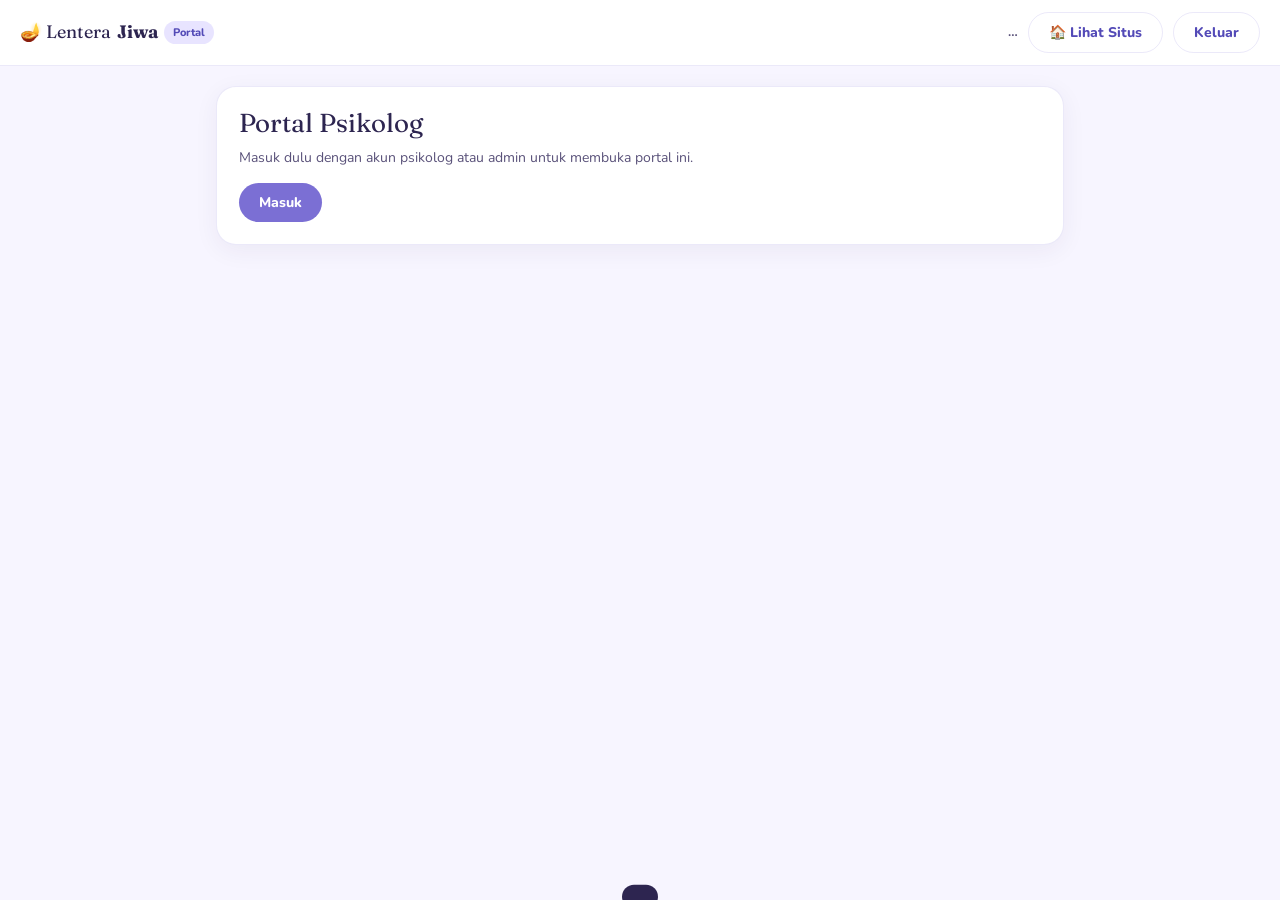
<file: portal.html>
<!DOCTYPE html>
<html lang="id">
<head>
  <meta charset="UTF-8">
  <meta name="viewport" content="width=device-width, initial-scale=1.0">
  <meta name="robots" content="noindex, nofollow">
  <title>Portal Psikolog — Lentera Jiwa</title>
  <link rel="preconnect" href="https://fonts.googleapis.com">
  <link rel="preconnect" href="https://fonts.gstatic.com" crossorigin>
  <link href="https://fonts.googleapis.com/css2?family=Nunito:wght@400;600;700;800&family=Fraunces:ital,wght@0,300;0,400;1,300&display=swap" rel="stylesheet">
  <link rel="stylesheet" href="css/base.css">
  <link rel="stylesheet" href="css/components.css">
  <link rel="stylesheet" href="css/pages/portal.css">
</head>
<body class="portal-body">

<header class="portal-top">
  <a href="index.html" class="portal-brand" aria-label="Kembali ke situs Lentera Jiwa">🪔 Lentera <strong>Jiwa</strong> <span class="portal-badge">Portal</span></a>
  <div class="portal-user">
    <span id="pt-user" class="portal-user-name">…</span>
    <a href="index.html" class="portal-btn portal-btn-ghost" id="pt-site" style="text-decoration:none;" aria-label="Lihat situs Lentera Jiwa">🏠<span class="pt-site-txt"> Lihat Situs</span></a>
    <button type="button" class="portal-btn portal-btn-ghost" id="pt-logout">Keluar</button>
  </div>
</header>

<main class="portal-main" id="pt-main" aria-live="polite">
  <div class="portal-card" id="pt-gate">
    <p>Memeriksa akunmu…</p>
  </div>

  <div id="pt-app" hidden>
    <nav class="portal-tabs" role="tablist" aria-label="Menu portal">
      <button type="button" role="tab" class="portal-tab" data-tab="profil" aria-selected="true">👤 Profil Psikolog</button>
      <button type="button" role="tab" class="portal-tab" data-tab="konten" aria-selected="false">📚 Artikel &amp; Buku</button>
      <button type="button" role="tab" class="portal-tab" data-tab="admin" aria-selected="false" hidden>🛡️ Admin</button>
    </nav>

    <!-- ══ PROFIL ══ -->
    <section class="portal-panel" data-panel="profil" role="tabpanel">
      <div class="portal-card">
        <h1 class="portal-h1">Profil Psikolog</h1>
        <p class="portal-help">Profil ini tampil di halaman <strong>Tentang → Tim Kami</strong> setelah admin memverifikasi nomor izin praktikmu. Mengubah nomor izin akan meminta verifikasi ulang.</p>
        <div id="pf-status" class="portal-status"></div>
        <form id="pf-form" novalidate>
          <div class="portal-grid2">
            <label class="portal-field">Nama tampil *
              <input name="namaTampil" maxlength="80" required placeholder="Contoh: Andini Prasetya">
            </label>
            <label class="portal-field">Gelar
              <input name="gelar" maxlength="60" placeholder="Contoh: M.Psi., Psikolog">
            </label>
            <label class="portal-field">Nomor izin praktik (SIPP/SIPPK) *
              <input name="nomorIzin" maxlength="60" required placeholder="Nomor dari HIMPSI">
            </label>
            <label class="portal-field">Pengalaman (tahun) *
              <input name="pengalamanTahun" type="number" min="0" max="60" required>
            </label>
          </div>
          <label class="portal-field">Spesialisasi
            <input name="spesialisasi" maxlength="160" placeholder="Contoh: Psikologi klinis dewasa, kecemasan, trauma">
          </label>
          <label class="portal-field">Topik (pisahkan dengan koma, maks. 6)
            <input name="topik" maxlength="200" placeholder="Contoh: Kecemasan, Burnout, CBT">
          </label>
          <fieldset class="portal-field portal-checks">
            <legend>Kelompok usia yang dilayani *</legend>
            <label><input type="checkbox" name="usiaLayanan" value="anak"> 🌱 Anak</label>
            <label><input type="checkbox" name="usiaLayanan" value="remaja"> 🌙 Remaja</label>
            <label><input type="checkbox" name="usiaLayanan" value="dewasa"> ☀️ Dewasa</label>
            <label><input type="checkbox" name="usiaLayanan" value="lansia"> 🌸 Lansia</label>
          </fieldset>
          <label class="portal-field">Kutipan singkat (opsional)
            <textarea name="kutipan" maxlength="280" rows="2" placeholder="Satu kalimat tentang caramu mendampingi klien"></textarea>
          </label>
          <label class="portal-field">Link foto di Google Drive (opsional)
            <input name="fotoLink" maxlength="300" placeholder="https://drive.google.com/file/d/…">
            <span class="portal-hint">Atur berbagi foto: <em>Siapa saja yang memiliki link → Pelihat</em>.</span>
          </label>
          <button type="submit" class="portal-btn">Simpan Profil</button>
        </form>
      </div>
    </section>

    <!-- ══ KONTEN ══ -->
    <section class="portal-panel" data-panel="konten" role="tabpanel" hidden>
      <div class="portal-card">
        <h2 class="portal-h1" id="kt-title">Tambah Konten</h2>
        <details class="portal-guide">
          <summary>Cara menyiapkan file di Google Drive</summary>
          <ol>
            <li><strong>Artikel:</strong> tulis di <em>Google Docs</em>. Pakai gaya <em>Judul 1/Judul 2</em> untuk subjudul, daftar berpoin, cetak tebal/miring, dan link — semuanya ikut tampil di situs.</li>
            <li>Dokumen harus bisa dibuka oleh akun Google pemilik situs: simpan di Drive akun itu, atau klik <em>Bagikan</em> → tambahkan email akun itu sebagai <em>Pelihat</em>. <strong>Tidak perlu</strong> dibuat publik.</li>
            <li>Salin link dokumen dan tempel di kolom di bawah.</li>
            <li><strong>Buku/materi &amp; jurnal:</strong> pakai <em>PDF</em> (maks. 10 MB) atau <em>Google Docs</em> di Drive akun pemilik situs. File <strong>tetap privat</strong> — pembaca membacanya di dalam situs tanpa link atau akses ke Drive. Hanya untuk materi milikmu sendiri atau yang memang boleh dibagikan. Untuk buku komersial, cukup isi <em>link luar</em> (toko, perpustakaan, iPusnas).</li>
            <li>Isi di situs ikut berubah saat dokumen diedit (tunggu hingga ±6 jam, atau simpan ulang konten di sini agar langsung diperbarui).</li>
          </ol>
        </details>
        <div id="kt-status" class="portal-status"></div>
        <form id="kt-form" novalidate>
          <input type="hidden" name="id">
          <div class="portal-grid2">
            <label class="portal-field">Jenis *
              <select name="tipe">
                <option value="artikel">📝 Artikel (Google Docs)</option>
                <option value="buku">📚 Buku / Materi</option>
                <option value="jurnal">📄 Jurnal</option>
              </select>
            </label>
            <label class="portal-field">Status
              <select name="status">
                <option value="draf">Draf (belum tampil)</option>
                <option value="terbit">Terbitkan (tampil di situs)</option>
              </select>
            </label>
          </div>
          <label class="portal-field">Judul *
            <input name="judul" maxlength="150" required>
          </label>
          <label class="portal-field">Ringkasan *
            <textarea name="ringkasan" maxlength="500" rows="3" required placeholder="2–3 kalimat yang tampil di kartu"></textarea>
          </label>
          <fieldset class="portal-field portal-checks">
            <legend>Untuk kelompok usia *</legend>
            <label><input type="checkbox" name="usia" value="anak"> 🌱 Anak</label>
            <label><input type="checkbox" name="usia" value="remaja"> 🌙 Remaja</label>
            <label><input type="checkbox" name="usia" value="dewasa"> ☀️ Dewasa</label>
            <label><input type="checkbox" name="usia" value="lansia"> 🌸 Lansia</label>
          </fieldset>
          <label class="portal-field">Topik (pisahkan dengan koma)
            <input name="topik" maxlength="200" placeholder="Contoh: Kecemasan, Mindfulness">
          </label>
          <label class="portal-field"><span id="kt-file-label">Link Google Docs artikel *</span>
            <input name="fileLink" maxlength="300" placeholder="https://docs.google.com/document/d/…">
          </label>
          <label class="portal-field" id="kt-luar-wrap" hidden><span id="kt-luar-label">Link luar (toko/perpustakaan, opsional)</span>
            <input name="linkLuar" maxlength="300" placeholder="https://…">
          </label>
          <div id="kt-pustaka-wrap" hidden>
            <label class="portal-field"><span id="kt-sumber-label">Penulis &amp; penerbit (opsional)</span>
              <input name="sumber" maxlength="200" placeholder="Contoh: M.N. Hegde &amp; Don Freed · Plural Publishing, 2022">
            </label>
            <div class="portal-field">
              <span>Gambar sampul (opsional)</span>
              <div class="kt-sampul">
                <div class="kt-sampul-preview" id="kt-sampul-preview" aria-live="polite"><span>Belum ada sampul</span></div>
                <div class="kt-sampul-actions">
                  <label class="portal-btn portal-btn-ghost portal-btn-sm kt-sampul-pick">🖼️ Pilih gambar
                    <input type="file" id="kt-sampul-file" class="kt-file-input" accept="image/jpeg,image/png,image/webp">
                  </label>
                  <button type="button" class="portal-btn portal-btn-ghost portal-btn-sm" id="kt-sampul-hapus" hidden>Hapus sampul</button>
                  <p class="portal-help">JPG/PNG/WEBP, sebaiknya tegak (mis. 600×900). Gambar otomatis dikecilkan dan disimpan privat; pembaca hanya melihatnya di situs.</p>
                </div>
              </div>
            </div>
          </div>
          <div class="portal-actions">
            <button type="submit" class="portal-btn" id="kt-submit">Simpan Konten</button>
            <button type="button" class="portal-btn portal-btn-ghost" id="kt-reset">Batal / Baru</button>
          </div>
        </form>
      </div>
      <div class="portal-card">
        <h2 class="portal-h2" id="kt-list-title">Konten Saya</h2>
        <div id="kt-list" class="portal-list"><p class="portal-help">Memuat…</p></div>
      </div>
    </section>

    <!-- ══ ADMIN ══ -->
    <section class="portal-panel" data-panel="admin" role="tabpanel" hidden>
      <div class="portal-card">
        <h2 class="portal-h1">Kelola Psikolog</h2>
        <p class="portal-help">Psikolog mendaftar dulu sebagai akun <em>umum</em> di situs, lalu cari akunnya di sini dan jadikan <strong>psikolog</strong>. Setelah ia mengisi profil, periksa nomor izin praktiknya (SIPP) lalu klik <strong>Verifikasi</strong> agar profilnya tampil.</p>
        <form id="ad-search" class="portal-search" novalidate>
          <input name="q" maxlength="80" placeholder="Cari email, username, atau nama (min. 2 huruf)" aria-label="Cari pengguna">
          <button type="submit" class="portal-btn">Cari</button>
          <button type="button" class="portal-btn portal-btn-ghost" id="ad-all">Semua psikolog</button>
        </form>
        <div id="ad-status" class="portal-status"></div>
        <div id="ad-list" class="portal-list"></div>
      </div>
    </section>
  </div>
</main>

<div class="portal-toast" id="pt-toast" role="status" aria-live="polite"></div>

<script src="js/auth.js"></script>
<script src="js/portal.js"></script>
</body>
</html>
</file>
<file: css/base.css>
/* ============================================================
   LENTERA JIWA — css/base.css (PERF v3.0 FIXED)
   Core Foundation: Reset · Variables · Age Themes · Typography
   · Utilities · Background · Layout · Navigation · Footer
   · Badges · Breadcrumb · Toast · Ticker · Stats Strip
   · Keyframes · Scroll Reveal · Micro-interactions
   · Progress Bar · Hero Animations · Age Theme Transitions
   · Reduced Motion · Responsive

   PERBAIKAN v3.0:
   - filter:blur pada blob DIPINDAH ke wrapper pseudo-element (bukan di blob)
   - Semua progress bar pakai transform:scaleX (bukan width)
   - will-change TIDAK permanent — diset JS saat dibutuhkan saja
   - Duplikasi komponen antara file dihapus
   - stat-pill will-change dihapus dari CSS (dihandle JS)
   ============================================================ */


/* ============================================================
   01. RESET
   ============================================================ */
*, *::before, *::after {
  margin: 0;
  padding: 0;
  box-sizing: border-box;
}

html {
  scroll-behavior: smooth;
  -webkit-text-size-adjust: 100%;
  font-size: 16px;
}

body {
  font-family: 'Nunito', sans-serif;
  background: var(--bg-page);
  color: var(--text-primary);
  overflow-x: hidden;
  line-height: 1.6;
  -webkit-font-smoothing: antialiased;
  -moz-osx-font-smoothing: grayscale;
}

img, svg, video {
  display: block;
  max-width: 100%;
}

button, input, select, textarea {
  font-family: inherit;
  font-size: inherit;
}

button  { cursor: pointer; border: none; background: none; }
a       { text-decoration: none; color: inherit; }
ul, ol  { list-style: none; }


/* ============================================================
   02. CSS CUSTOM PROPERTIES
   ============================================================ */
:root {
  --lav-50:    #F0EEFF;
  --lav-100:   #E8E4FF;
  --lav-200:   #C4BEFF;
  --lav-400:   #9B8FE4;
  --lav-600:   #7B6FD4;
  --lav-700:   #6A5DC4;
  --lav-800:   #534AB7;
  --lav-900:   #2D2550;

  --sky-50:    #EDF6FF;
  --sky-100:   #D6EEFF;
  --sky-400:   #7EC3F0;
  --sky-600:   #4A9FD4;
  --sky-800:   #1A6FA0;

  --peach-50:  #FFF4EF;
  --peach-100: #FFE8DC;
  --peach-400: #F0A882;
  --peach-600: #E88B6A;
  --peach-800: #B85A3A;

  --mint-50:   #EDFFF6;
  --mint-100:  #DCFFF0;
  --mint-400:  #6FDDB0;
  --mint-600:  #3DB87A;
  --mint-800:  #1A8A54;

  --sun-50:    #FFFCEE;
  --sun-100:   #FFF9D6;
  --sun-400:   #F0D070;
  --sun-600:   #D4A92A;
  --sun-800:   #9A7310;

  --color-primary:       var(--lav-600);
  --color-primary-dark:  var(--lav-700);
  --color-primary-light: var(--lav-100);

  --bg-page:    #F5F3FF;
  --bg-surface: rgba(255, 255, 255, 0.65);
  --bg-solid:   #FFFFFF;
  --bg-dark:    var(--lav-900);

  --text-primary:   #2D2550;
  --text-secondary: #5A527A;
  --text-muted:     #8A82A8;
  --text-inverse:   #FFFFFF;

  --border-light:  rgba(255, 255, 255, 0.85);
  --border-mid:    rgba(123, 111, 212, 0.15);
  --border-strong: rgba(123, 111, 212, 0.35);

  --shadow-sm:     0 2px 12px rgba(45, 37, 80, 0.06);
  --shadow-md:     0 8px 32px rgba(45, 37, 80, 0.10);
  --shadow-lg:     0 20px 60px rgba(45, 37, 80, 0.14);
  --shadow-xl:     0 32px 80px rgba(45, 37, 80, 0.18);
  --shadow-lav:    0 8px 32px rgba(123, 111, 212, 0.28);
  --shadow-lav-lg: 0 16px 48px rgba(123, 111, 212, 0.38);

  --radius-xs:   6px;
  --radius-sm:   10px;
  --radius-md:   16px;
  --radius-lg:   24px;
  --radius-xl:   32px;
  --radius-2xl:  48px;
  --radius-full: 9999px;

  --ease-spring: cubic-bezier(0.34, 1.56, 0.64, 1);
  --ease-smooth: cubic-bezier(0.16, 1, 0.3, 1);
  --ease-out:    cubic-bezier(0.25, 0.46, 0.45, 0.94);

  --t-fast: 0.18s;
  --t-mid:  0.30s;
  --t-slow: 0.50s;

  --sp-1:    4px;
  --sp-2:    8px;
  --sp-3:   12px;
  --sp-4:   16px;
  --sp-5:   24px;
  --sp-6:   32px;
  --sp-7:   48px;
  --sp-8:   64px;
  --sp-9:   96px;
  --sp-10: 128px;

  --z-base:    0;
  --z-card:    10;
  --z-overlay: 50;
  --z-drawer:  80;
  --z-nav:     100;
  --z-modal:   200;
  --z-toast:   300;

  --age-primary:  var(--lav-600);
  --age-light:    var(--lav-100);
  --age-mid:      var(--lav-200);
  --age-dark:     var(--lav-800);
  --age-gradient: linear-gradient(135deg, var(--lav-600), var(--lav-400));
}


/* ============================================================
   03. AGE THEME OVERRIDES
   ============================================================ */
[data-age="anak"] {
  --age-primary:  var(--mint-600);
  --age-light:    var(--mint-100);
  --age-mid:      var(--mint-400);
  --age-dark:     var(--mint-800);
  --age-gradient: linear-gradient(135deg, var(--mint-600), var(--mint-400));
}

[data-age="remaja"] {
  --age-primary:  var(--sky-600);
  --age-light:    var(--sky-100);
  --age-mid:      var(--sky-400);
  --age-dark:     var(--sky-800);
  --age-gradient: linear-gradient(135deg, var(--sky-600), var(--sky-400));
}

[data-age="dewasa"] {
  --age-primary:  var(--lav-600);
  --age-light:    var(--lav-100);
  --age-mid:      var(--lav-200);
  --age-dark:     var(--lav-800);
  --age-gradient: linear-gradient(135deg, var(--lav-600), var(--lav-400));
}

[data-age="lansia"] {
  --age-primary:  var(--peach-600);
  --age-light:    var(--peach-100);
  --age-mid:      var(--peach-400);
  --age-dark:     var(--peach-800);
  --age-gradient: linear-gradient(135deg, var(--peach-600), var(--peach-400));
}


/* ============================================================
   04. TYPOGRAPHY
   ============================================================ */
.font-display { font-family: 'Fraunces', serif; }

h1, h2, h3, h4, h5, h6 {
  line-height: 1.1;
  color: var(--text-primary);
}

.text-display-xl {
  font-family: 'Fraunces', serif;
  font-size: clamp(52px, 8vw, 100px);
  font-weight: 300;
  line-height: 1.0;
  letter-spacing: -0.02em;
}

.text-display-lg {
  font-family: 'Fraunces', serif;
  font-size: clamp(40px, 6vw, 72px);
  font-weight: 300;
  line-height: 1.05;
  letter-spacing: -0.02em;
}

.text-display-md {
  font-family: 'Fraunces', serif;
  font-size: clamp(28px, 4vw, 48px);
  font-weight: 300;
  line-height: 1.15;
}

.text-display-sm {
  font-family: 'Fraunces', serif;
  font-size: clamp(22px, 3vw, 32px);
  font-weight: 400;
  line-height: 1.25;
}

.text-title-xl { font-size: 24px; font-weight: 700; line-height: 1.2; }
.text-title-lg { font-size: 20px; font-weight: 700; line-height: 1.3; }
.text-title-md { font-size: 17px; font-weight: 700; line-height: 1.4; }
.text-title-sm { font-size: 15px; font-weight: 700; line-height: 1.4; }

.text-body-lg { font-size: 18px; font-weight: 400; line-height: 1.7; }
.text-body-md { font-size: 16px; font-weight: 400; line-height: 1.7; }
.text-body-sm { font-size: 14px; font-weight: 400; line-height: 1.65; }
.text-body-xs { font-size: 12px; font-weight: 400; line-height: 1.6; }

.text-label-lg { font-size: 13px; font-weight: 700; letter-spacing: 0.05em; }
.text-label-md { font-size: 12px; font-weight: 700; letter-spacing: 0.06em; }
.text-label-sm { font-size: 11px; font-weight: 700; letter-spacing: 0.08em; text-transform: uppercase; }

.text-primary   { color: var(--text-primary); }
.text-secondary { color: var(--text-secondary); }
.text-muted     { color: var(--text-muted); }
.text-inverse   { color: var(--text-inverse); }
.text-brand     { color: var(--color-primary); }
.text-age       { color: var(--age-primary); }

.text-italic  { font-style: italic; }
.text-left    { text-align: left; }
.text-center  { text-align: center; }
.text-right   { text-align: right; }

.text-gradient {
  background: var(--age-gradient);
  -webkit-background-clip: text;
  -webkit-text-fill-color: transparent;
  background-clip: text;
}


/* ============================================================
   05. UTILITY CLASSES
   ============================================================ */
.d-flex   { display: flex; }
.d-grid   { display: grid; }
.d-block  { display: block; }
.d-none   { display: none; }
.d-inline { display: inline; }

.flex-center  { display: flex; align-items: center; justify-content: center; }
.flex-between { display: flex; align-items: center; justify-content: space-between; }
.flex-col     { flex-direction: column; }
.flex-wrap    { flex-wrap: wrap; }
.flex-1       { flex: 1; }

.gap-1 { gap: var(--sp-1); }
.gap-2 { gap: var(--sp-2); }
.gap-3 { gap: var(--sp-3); }
.gap-4 { gap: var(--sp-4); }
.gap-5 { gap: var(--sp-5); }
.gap-6 { gap: var(--sp-6); }

.pos-relative { position: relative; }
.pos-absolute { position: absolute; }
.pos-fixed    { position: fixed; }
.pos-sticky   { position: sticky; }

.overflow-hidden { overflow: hidden; }
.overflow-x-auto { overflow-x: auto; }

.radius-sm   { border-radius: var(--radius-sm); }
.radius-md   { border-radius: var(--radius-md); }
.radius-lg   { border-radius: var(--radius-lg); }
.radius-xl   { border-radius: var(--radius-xl); }
.radius-full { border-radius: var(--radius-full); }

.w-full   { width: 100%; }
.h-full   { height: 100%; }
.w-screen { width: 100vw; }
.h-screen { height: 100vh; }

.sr-only {
  position: absolute;
  width: 1px; height: 1px;
  padding: 0; margin: -1px;
  overflow: hidden;
  clip: rect(0, 0, 0, 0);
  white-space: nowrap;
  border: 0;
}

.glass {
  background: var(--bg-surface);
  backdrop-filter: blur(20px);
  -webkit-backdrop-filter: blur(20px);
  border: 1px solid var(--border-light);
}

.section-tag {
  display: inline-flex;
  align-items: center;
  gap: 8px;
  background: var(--age-light);
  color: var(--age-primary);
  border-radius: var(--radius-full);
  padding: 6px 18px;
  font-size: 12px;
  font-weight: 700;
  letter-spacing: 0.04em;
  margin-bottom: 18px;
  transition:
    background var(--t-mid) var(--ease-out),
    color var(--t-mid) var(--ease-out);
}

.age-pill {
  display: inline-block;
  padding: 4px 12px;
  border-radius: var(--radius-full);
  font-size: 11px;
  font-weight: 700;
}
.age-pill.anak   { background: var(--mint-100);  color: var(--mint-800); }
.age-pill.remaja { background: var(--sky-100);   color: var(--sky-800); }
.age-pill.dewasa { background: var(--lav-100);   color: var(--lav-800); }
.age-pill.lansia { background: var(--peach-100); color: var(--peach-800); }
.age-pill.umum   { background: var(--sun-100);   color: var(--sun-800); }

.badge {
  display: inline-flex;
  align-items: center;
  gap: 5px;
  padding: 4px 12px;
  border-radius: var(--radius-full);
  font-size: 11px;
  font-weight: 700;
  letter-spacing: 0.03em;
}
.badge-lav   { background: var(--lav-100);   color: var(--lav-800); }
.badge-sky   { background: var(--sky-100);   color: var(--sky-800); }
.badge-peach { background: var(--peach-100); color: var(--peach-800); }
.badge-mint  { background: var(--mint-100);  color: var(--mint-800); }
.badge-sun   { background: var(--sun-100);   color: var(--sun-800); }

.divider {
  width: 100%;
  height: 1px;
  background: var(--border-mid);
}

:focus-visible {
  outline: 2px solid var(--color-primary);
  outline-offset: 3px;
  border-radius: 4px;
}

::-webkit-scrollbar        { width: 6px; height: 6px; }
::-webkit-scrollbar-track  { background: transparent; }
::-webkit-scrollbar-thumb  { background: var(--lav-200); border-radius: 3px; }
::-webkit-scrollbar-thumb:hover { background: var(--lav-400); }

::selection {
  background: var(--lav-200);
  color: var(--lav-900);
}


/* ============================================================
   06. BACKGROUND CANVAS & BLOBS
   PERBAIKAN: filter:blur DIPINDAH ke .bg-canvas::before pseudo-element
   sebagai overlay blur layer, bukan di elemen blob yang beranimasi.
   Blob sendiri TIDAK punya filter — hanya warna background.
   Ini eliminasi GPU overdraw terbesar.
   ============================================================ */
.bg-canvas {
  position: fixed;
  inset: 0;
  z-index: -2;
  background: linear-gradient(155deg,
    #F0EEFF 0%,
    #EAE8FF 25%,
    #F3F0FF 50%,
    #EDF6FF 75%,
    #F0EEFF 100%);
  contain: strict;
  /* Blur overlay via pseudo-element — tidak bergerak, hanya sekali render */
  overflow: hidden;
}

/* Pseudo-element memberikan efek blur statis di atas semua blob
   tanpa ikut dalam animasi — GPU hanya render sekali */
.bg-canvas::after {
  content: '';
  position: absolute;
  inset: -60px;
  backdrop-filter: blur(50px);
  -webkit-backdrop-filter: blur(50px);
  pointer-events: none;
  z-index: 1;
}

.bg-blob {
  position: absolute;
  border-radius: 50%;
  /* TIDAK ADA filter:blur di sini — blur ditangani oleh .bg-canvas::after */
  opacity: 0.55;
  transform: translateZ(0);
  contain: layout style;
  animation: blobDrift var(--blob-dur, 14s) ease-in-out infinite alternate;
}

/* Blob hanya berisi warna — blur sudah di canvas::after */
.bg-blob-1 {
  width: 600px; height: 600px;
  background: radial-gradient(circle, rgba(196,190,255,0.85), rgba(232,228,255,0.4));
  top: -200px; left: -160px;
  --blob-dur: 16s;
}
.bg-blob-2 {
  width: 480px; height: 480px;
  background: radial-gradient(circle, rgba(181,212,244,0.85), rgba(214,238,255,0.4));
  top: 25%; right: -120px;
  --blob-dur: 20s;
  animation-delay: -6s;
}
.bg-blob-3 {
  width: 400px; height: 400px;
  background: radial-gradient(circle, rgba(255,214,192,0.85), rgba(255,232,220,0.4));
  bottom: 5%; left: 15%;
  --blob-dur: 18s;
  animation-delay: -10s;
}
.bg-blob-4 {
  width: 300px; height: 300px;
  background: radial-gradient(circle, rgba(168,240,204,0.85), rgba(220,255,240,0.4));
  top: 55%; right: 10%;
  --blob-dur: 22s;
  animation-delay: -4s;
}
.bg-blob-5 {
  width: 240px; height: 240px;
  background: radial-gradient(circle, rgba(255,240,168,0.85), rgba(255,249,214,0.4));
  top: 10%; left: 40%;
  --blob-dur: 24s;
  animation-delay: -13s;
}

[data-age="anak"] .bg-blob-1    { background: radial-gradient(circle, rgba(168,240,204,0.85), rgba(220,255,240,0.4)); }
[data-age="anak"] .bg-blob-2    { background: radial-gradient(circle, rgba(255,243,160,0.85), rgba(255,249,214,0.4)); }
[data-age="remaja"] .bg-blob-1  { background: radial-gradient(circle, rgba(181,212,244,0.85), rgba(214,238,255,0.4)); }
[data-age="remaja"] .bg-blob-3  { background: radial-gradient(circle, rgba(196,190,255,0.85), rgba(232,228,255,0.4)); }
[data-age="lansia"] .bg-blob-1  { background: radial-gradient(circle, rgba(255,214,192,0.85), rgba(255,232,220,0.4)); }
[data-age="lansia"] .bg-blob-2  { background: radial-gradient(circle, rgba(255,243,160,0.85), rgba(255,249,214,0.4)); }


/* ============================================================
   07. LAYOUT
   ============================================================ */
.container {
  width: 100%;
  max-width: 1240px;
  margin-inline: auto;
  padding-inline: 32px;
}

.container-sm {
  width: 100%;
  max-width: 760px;
  margin-inline: auto;
  padding-inline: 32px;
}

.container-lg {
  width: 100%;
  max-width: 1440px;
  margin-inline: auto;
  padding-inline: 40px;
}

.section    { padding-block: var(--sp-9); position: relative; }
.section-sm { padding-block: var(--sp-7); }
.section-lg { padding-block: 120px; }

.section-header { margin-bottom: var(--sp-7); }
.section-header .section-tag { display: inline-flex; }

.section-title {
  font-family: 'Fraunces', serif;
  font-size: clamp(32px, 5vw, 54px);
  font-weight: 300;
  line-height: 1.1;
  color: var(--text-primary);
  margin-bottom: 16px;
}

.section-title em {
  font-style: italic;
  color: var(--age-primary);
  transition: color var(--t-mid) var(--ease-out);
}

.section-intro {
  font-size: 16px;
  color: var(--text-secondary);
  line-height: 1.75;
  max-width: 520px;
}

.grid                { display: grid; gap: 20px; }
.grid-2              { grid-template-columns: repeat(2, 1fr); }
.grid-3              { grid-template-columns: repeat(3, 1fr); }
.grid-4              { grid-template-columns: repeat(4, 1fr); }
.grid-2-1            { grid-template-columns: 2fr 1fr; }
.grid-1-2            { grid-template-columns: 1fr 2fr; }
.grid-3-2            { grid-template-columns: 3fr 2fr; }
.grid-2-3            { grid-template-columns: 2fr 3fr; }
.grid-auto-fill-sm   { grid-template-columns: repeat(auto-fill, minmax(240px, 1fr)); }
.grid-auto-fill-md   { grid-template-columns: repeat(auto-fill, minmax(300px, 1fr)); }

.page-wrapper {
  display: flex;
  flex-direction: column;
  min-height: 100vh;
}

.main-content {
  flex: 1;
  padding-top: 88px;
}

.section-divider {
  height: 1px;
  background: linear-gradient(to right,
    transparent,
    var(--border-mid) 20%,
    var(--border-mid) 80%,
    transparent
  );
  margin-inline: 32px;
}

.page-transition {
  position: fixed;
  inset: 0;
  z-index: 9999;
  background: var(--lav-900);
  transform: scaleY(0);
  transform-origin: bottom;
  pointer-events: none;
}


/* ============================================================
   08. HERO SECTIONS
   ============================================================ */
.hero {
  display: flex;
  align-items: center;
  justify-content: center;
  flex-direction: column;
  text-align: center;
  padding-top: 120px;
  padding-bottom: 72px;
  padding-inline: 24px;
  position: relative;
}

.hero-inner {
  max-width: 900px;
  width: 100%;
  display: flex;
  flex-direction: column;
  align-items: center;
}

.hero-tagline-anak,
.hero-tagline-remaja,
.hero-tagline-lansia { display: none; }
.hero-tagline-dewasa { display: block; }

[data-age="anak"] .hero-tagline-dewasa,
[data-age="anak"] .hero-tagline-remaja,
[data-age="anak"] .hero-tagline-lansia { display: none; }
[data-age="anak"] .hero-tagline-anak   { display: block; }

[data-age="remaja"] .hero-tagline-dewasa,
[data-age="remaja"] .hero-tagline-anak,
[data-age="remaja"] .hero-tagline-lansia { display: none; }
[data-age="remaja"] .hero-tagline-remaja { display: block; }

[data-age="lansia"] .hero-tagline-dewasa,
[data-age="lansia"] .hero-tagline-anak,
[data-age="lansia"] .hero-tagline-remaja { display: none; }
[data-age="lansia"] .hero-tagline-lansia { display: block; }

.about-hero {
  min-height: unset !important;
  display: flex;
  align-items: flex-start;
  padding-top: 120px !important;
  padding-bottom: 60px !important;
}

.artikel-page-header {
  padding-top: 120px !important;
  padding-bottom: 48px;
  text-align: center;
}


/* ============================================================
   09. NAVIGATION
   ============================================================ */
.nav {
  position: fixed;
  top: 16px;
  left: 50%;
  transform: translateX(-50%);
  z-index: var(--z-nav);
  width: calc(100% - 48px);
  max-width: 1240px;
  transition: transform 0.35s var(--ease-smooth);
}

.nav-inner {
  display: flex;
  align-items: center;
  justify-content: space-between;
  padding: 10px 10px 10px 28px;
  background: rgba(255, 255, 255, 0.75);
  backdrop-filter: blur(24px);
  -webkit-backdrop-filter: blur(24px);
  border: 1px solid rgba(255, 255, 255, 0.9);
  border-radius: var(--radius-full);
  box-shadow: 0 4px 24px rgba(45, 37, 80, 0.08);
  transition:
    box-shadow var(--t-mid) var(--ease-out),
    background var(--t-mid) var(--ease-out),
    padding var(--t-mid) var(--ease-out);
}

.nav-inner.nav-scrolled {
  background: rgba(255, 255, 255, 0.88);
  box-shadow: 0 8px 36px rgba(45, 37, 80, 0.13);
  padding-block: 8px;
}

.nav-logo {
  display: flex;
  align-items: center;
  gap: 10px;
  font-family: 'Fraunces', serif;
  font-size: 20px;
  font-weight: 400;
  color: var(--lav-600);
  font-style: italic;
  white-space: nowrap;
  text-decoration: none;
  transition: opacity var(--t-fast);
}
.nav-logo:hover { opacity: 0.82; }

.nav-logo strong {
  font-weight: 700;
  font-style: normal;
  color: var(--lav-800);
}

.nav-logo-icon {
  width: 34px; height: 34px;
  border-radius: 10px;
  background: var(--age-gradient);
  display: flex;
  align-items: center;
  justify-content: center;
  font-size: 18px;
  flex-shrink: 0;
  transition: background var(--t-mid) var(--ease-out);
}

.nav-links {
  display: flex;
  align-items: center;
  gap: 2px;
}

.nav-link {
  display: inline-flex;
  align-items: center;
  gap: 6px;
  padding: 8px 16px;
  border-radius: var(--radius-full);
  font-size: 13px;
  font-weight: 700;
  color: var(--text-secondary);
  position: relative;
  transition:
    background var(--t-fast) var(--ease-out),
    color var(--t-fast) var(--ease-out),
    transform var(--t-fast) var(--ease-spring);
}

.nav-link:hover,
.nav-link.is-active {
  background: var(--age-light);
  color: var(--age-primary);
}

.nav-link:hover     { transform: translate3d(0, -1px, 0); }
.nav-link.is-active { transform: none; }

.nav-link .nav-link-dot {
  width: 5px; height: 5px;
  border-radius: 50%;
  background: var(--age-primary);
  opacity: 0;
  transform: scale(0);
  transition:
    opacity var(--t-fast),
    transform var(--t-fast) var(--ease-spring);
}

.nav-link.is-active .nav-link-dot {
  opacity: 1;
  transform: scale(1);
}

.nav-cta {
  display: inline-flex;
  align-items: center;
  gap: 8px;
  padding: 11px 26px;
  border-radius: var(--radius-full);
  background: var(--age-gradient);
  color: white;
  font-size: 13px;
  font-weight: 700;
  letter-spacing: 0.02em;
  box-shadow: 0 4px 18px rgba(123, 111, 212, 0.30);
  cursor: pointer;
  border: none;
  white-space: nowrap;
  transition:
    background var(--t-mid) var(--ease-out),
    transform var(--t-mid) var(--ease-spring),
    box-shadow var(--t-mid) var(--ease-out);
}

.nav-cta:hover {
  transform: translate3d(0, -2px, 0) scale(1.02);
  box-shadow: 0 8px 28px rgba(123, 111, 212, 0.40);
}

.nav-burger {
  display: none;
  flex-direction: column;
  justify-content: center;
  align-items: center;
  width: 42px; height: 42px;
  border-radius: var(--radius-sm);
  cursor: pointer;
  gap: 5.5px;
  transition: background var(--t-fast);
}
.nav-burger:hover { background: var(--lav-100); }

.nav-burger-bar {
  width: 22px; height: 2px;
  background: var(--text-primary);
  border-radius: 2px;
  display: block;
  transition:
    transform 0.35s var(--ease-smooth),
    opacity 0.25s ease;
}

.nav-burger.is-open .nav-burger-bar:nth-child(1) { transform: translate3d(0, 7.5px, 0) rotate(45deg); }
.nav-burger.is-open .nav-burger-bar:nth-child(2) { opacity: 0; transform: scaleX(0); }
.nav-burger.is-open .nav-burger-bar:nth-child(3) { transform: translate3d(0, -7.5px, 0) rotate(-45deg); }


/* ============================================================
   10. MOBILE DRAWER
   ============================================================ */
.nav-drawer {
  position: fixed;
  top: 0; right: 0; bottom: 0;
  width: min(320px, 85vw);
  z-index: var(--z-drawer);
  background: rgba(255, 255, 255, 0.97);
  backdrop-filter: blur(30px);
  -webkit-backdrop-filter: blur(30px);
  transform: translate3d(105%, 0, 0);
  transition: transform 0.45s var(--ease-smooth);
  border-left: 1px solid rgba(255, 255, 255, 0.9);
  box-shadow: -12px 0 60px rgba(45, 37, 80, 0.18);
  display: flex;
  flex-direction: column;
  overflow-y: auto;
  contain: layout style;
}
.nav-drawer.is-open { transform: translate3d(0, 0, 0); }

.nav-drawer-overlay {
  position: fixed;
  inset: 0;
  z-index: calc(var(--z-drawer) - 1);
  background: rgba(45, 37, 80, 0.42);
  backdrop-filter: blur(4px);
  -webkit-backdrop-filter: blur(4px);
  opacity: 0;
  pointer-events: none;
  transition: opacity 0.35s ease;
}
.nav-drawer-overlay.is-visible { opacity: 1; pointer-events: all; }

.nav-drawer-header {
  display: flex;
  align-items: center;
  justify-content: space-between;
  padding: 20px 20px 16px;
  border-bottom: 1px solid var(--border-mid);
}

.nav-drawer-close {
  width: 38px; height: 38px;
  border-radius: var(--radius-sm);
  display: flex;
  align-items: center;
  justify-content: center;
  font-size: 20px;
  color: var(--text-muted);
  cursor: pointer;
  transition:
    background var(--t-fast),
    color var(--t-fast);
}
.nav-drawer-close:hover { background: var(--lav-100); color: var(--lav-600); }

.nav-drawer-body   { padding: 16px 12px; flex: 1; overflow-y: auto; }
.nav-drawer-footer { padding: 16px 20px 24px; border-top: 1px solid var(--border-mid); margin-top: auto; flex-shrink: 0; }

.nav-drawer-link {
  display: flex;
  align-items: center;
  justify-content: space-between;
  padding: 14px 16px;
  border-radius: var(--radius-md);
  font-size: 15px;
  font-weight: 700;
  color: var(--text-primary);
  margin-bottom: 4px;
  opacity: 0;
  transform: translate3d(16px, 0, 0);
  transition:
    background var(--t-fast),
    color var(--t-fast),
    transform 0.35s var(--ease-smooth),
    opacity 0.35s ease;
}
.nav-drawer-link:hover {
  background: var(--age-light);
  color: var(--age-primary);
  transform: translate3d(4px, 0, 0) !important;
}

.nav-drawer-link.is-active {
  background: var(--age-light) !important;
  color: var(--age-primary) !important;
  opacity: 1 !important;
  transform: translate3d(0, 0, 0);
}

.nav-drawer-link.is-active .arrow {
  color: var(--age-primary);
  transform: translate3d(2px, 0, 0);
}

.nav-drawer-link .arrow { color: var(--text-muted); font-size: 14px; }

.nav-drawer.is-open .nav-drawer-link:nth-child(1) { transition-delay: 0.08s; opacity: 1; transform: translate3d(0,0,0); }
.nav-drawer.is-open .nav-drawer-link:nth-child(2) { transition-delay: 0.13s; opacity: 1; transform: translate3d(0,0,0); }
.nav-drawer.is-open .nav-drawer-link:nth-child(3) { transition-delay: 0.18s; opacity: 1; transform: translate3d(0,0,0); }
.nav-drawer.is-open .nav-drawer-link:nth-child(4) { transition-delay: 0.23s; opacity: 1; transform: translate3d(0,0,0); }
.nav-drawer.is-open .nav-drawer-link:nth-child(5) { transition-delay: 0.28s; opacity: 1; transform: translate3d(0,0,0); }
.nav-drawer.is-open .nav-drawer-link:nth-child(6) { transition-delay: 0.33s; opacity: 1; transform: translate3d(0,0,0); }
.nav-drawer.is-open .nav-drawer-link:nth-child(7) { transition-delay: 0.38s; opacity: 1; transform: translate3d(0,0,0); }

.nav-drawer-age-section { margin-bottom: 16px; }

.nav-drawer-age-label {
  font-size: 11px;
  font-weight: 700;
  letter-spacing: 0.08em;
  text-transform: uppercase;
  color: var(--text-muted);
  margin-bottom: 10px;
  display: block;
}

.nav-drawer-ages {
  display: grid;
  grid-template-columns: repeat(4, 1fr);
  gap: 8px;
}

.nav-drawer-age {
  display: flex;
  flex-direction: column;
  align-items: center;
  gap: 4px;
  padding: 10px 6px;
  border-radius: var(--radius-md);
  border: 1.5px solid var(--border-mid);
  cursor: pointer;
  transition:
    border-color var(--t-fast),
    background var(--t-fast),
    transform var(--t-fast) var(--ease-spring);
}
.nav-drawer-age:hover        { background: var(--lav-50); transform: translate3d(0, -2px, 0); }
.nav-drawer-age.is-active    { border-color: var(--age-primary); background: var(--age-light); }
.nav-drawer-age .age-emoji   { font-size: 20px; }
.nav-drawer-age .age-text    { font-size: 10px; font-weight: 700; color: var(--text-secondary); }


/* ============================================================
   11. FOOTER
   ============================================================ */
.footer {
  background: var(--lav-900);
  color: rgba(255, 255, 255, 0.65);
  padding: 80px 24px 40px;
  border-radius: 36px 36px 0 0;
  position: relative;
  overflow: hidden;
}

.footer::before {
  content: '';
  position: absolute;
  top: -120px; left: -80px;
  width: 400px; height: 400px;
  border-radius: 50%;
  background: radial-gradient(circle, rgba(196, 190, 255, 0.08), transparent 70%);
  pointer-events: none;
}

.footer::after {
  content: '';
  position: absolute;
  bottom: -60px; right: -60px;
  width: 300px; height: 300px;
  border-radius: 50%;
  background: radial-gradient(circle, rgba(74, 159, 212, 0.06), transparent 70%);
  pointer-events: none;
}

.footer-inner { max-width: 1240px; margin: 0 auto; position: relative; z-index: 1; }

.footer-top {
  display: grid;
  grid-template-columns: 2.2fr 1fr 1fr 1fr;
  gap: 60px;
  padding-bottom: 56px;
  border-bottom: 1px solid rgba(255, 255, 255, 0.09);
}

.footer-brand-logo {
  font-family: 'Fraunces', serif;
  font-size: 30px;
  font-weight: 300;
  color: white;
  font-style: italic;
  display: block;
  margin-bottom: 16px;
}

.footer-brand-desc {
  font-size: 14px;
  line-height: 1.75;
  max-width: 260px;
  color: rgba(255, 255, 255, 0.5);
}

.footer-social {
  display: flex;
  gap: 10px;
  margin-top: 24px;
}

.footer-social-btn {
  width: 38px; height: 38px;
  border-radius: 10px;
  background: rgba(255, 255, 255, 0.08);
  border: 1px solid rgba(255, 255, 255, 0.12);
  display: flex;
  align-items: center;
  justify-content: center;
  font-size: 16px;
  cursor: pointer;
  transition:
    background var(--t-fast),
    border-color var(--t-fast),
    transform var(--t-fast) var(--ease-spring);
}
.footer-social-btn:hover {
  background: rgba(196, 190, 255, 0.18);
  border-color: rgba(196, 190, 255, 0.35);
  transform: translate3d(0, -3px, 0);
}

.footer-col-title {
  font-size: 11px;
  font-weight: 800;
  color: rgba(255, 255, 255, 0.35);
  letter-spacing: 0.10em;
  text-transform: uppercase;
  margin-bottom: 20px;
  display: block;
}

.footer-link-item {
  display: block;
  font-size: 14px;
  font-weight: 600;
  color: rgba(255, 255, 255, 0.55);
  margin-bottom: 11px;
  transition:
    color var(--t-fast),
    transform var(--t-fast) var(--ease-spring);
}
.footer-link-item:hover { color: var(--lav-200); transform: translate3d(5px, 0, 0); }

.footer-bottom {
  padding-top: 32px;
  display: flex;
  align-items: center;
  justify-content: space-between;
  font-size: 12px;
  color: rgba(255, 255, 255, 0.32);
  flex-wrap: wrap;
  gap: 12px;
}

.footer-bottom-badge {
  display: flex;
  align-items: center;
  gap: 8px;
  padding: 7px 16px;
  border-radius: var(--radius-full);
  background: rgba(255, 255, 255, 0.06);
  border: 1px solid rgba(255, 255, 255, 0.1);
  font-size: 12px;
  font-weight: 600;
  color: rgba(255, 255, 255, 0.45);
}

.footer-link {
  display: inline-block;
  transition:
    color var(--t-fast) ease,
    transform var(--t-fast) var(--ease-spring);
}
.footer-link:hover { color: var(--lav-200); transform: translate3d(4px, 0, 0); }


/* ============================================================
   12. BREADCRUMB · TOAST · TOOLTIP
   ============================================================ */
.breadcrumb {
  display: flex;
  align-items: center;
  gap: 8px;
  font-size: 13px;
  font-weight: 600;
  color: var(--text-muted);
  margin-bottom: 24px;
}
.breadcrumb a           { color: var(--text-muted); transition: color var(--t-fast); }
.breadcrumb a:hover     { color: var(--age-primary); }
.breadcrumb-sep         { color: var(--border-mid); }
.breadcrumb-current     { color: var(--text-secondary); }

.toast-container {
  position: fixed;
  bottom: 24px; right: 24px;
  z-index: var(--z-toast);
  display: flex;
  flex-direction: column;
  gap: 10px;
  contain: layout style;
}

.toast-item {
  display: flex;
  align-items: center;
  gap: 12px;
  padding: 14px 20px;
  border-radius: var(--radius-lg);
  background: white;
  box-shadow: var(--shadow-xl);
  border: 1px solid var(--border-mid);
  font-size: 14px;
  font-weight: 600;
  color: var(--text-primary);
  animation: fadeSlideLeft 0.4s var(--ease-spring) both;
  max-width: 320px;
}

.toast { animation: fadeSlideDown 0.4s var(--ease-spring) forwards; }

.tooltip {
  opacity: 0;
  transform: translate3d(0, 6px, 0);
  pointer-events: none;
  transition:
    opacity var(--t-fast) ease,
    transform var(--t-fast) var(--ease-spring);
}
.tooltip-trigger:hover .tooltip,
.tooltip-trigger:focus .tooltip {
  opacity: 1;
  transform: translate3d(0, 0, 0);
}


/* ============================================================
   13. TICKER / MARQUEE
   ============================================================ */
.ticker-wrapper {
  overflow: hidden;
  position: relative;
  width: 100%;
  padding-block: 20px;
  contain: layout style;
}

.ticker-wrapper::before,
.ticker-wrapper::after {
  content: '';
  position: absolute;
  top: 0; bottom: 0;
  width: 100px;
  z-index: 2;
  pointer-events: none;
}
.ticker-wrapper::before { left: 0;  background: linear-gradient(to right, var(--bg-page), transparent); }
.ticker-wrapper::after  { right: 0; background: linear-gradient(to left, var(--bg-page), transparent); }

.ticker-track,
.ticker-track-reverse {
  display: flex;
  gap: 16px;
  width: max-content;
  will-change: transform;
  transform: translateZ(0);
}
.ticker-track         { animation: tickerScroll        var(--ticker-dur, 30s) linear infinite; }
.ticker-track-reverse { animation: tickerScrollReverse var(--ticker-dur, 35s) linear infinite; }

.ticker-item {
  display: flex;
  align-items: center;
  gap: 10px;
  padding: 10px 20px;
  border-radius: var(--radius-full);
  background: rgba(255, 255, 255, 0.7);
  border: 1px solid var(--border-light);
  white-space: nowrap;
  font-size: 13px;
  font-weight: 600;
  color: var(--text-secondary);
  flex-shrink: 0;
  transition:
    transform var(--t-fast) var(--ease-spring),
    background var(--t-fast),
    color var(--t-fast);
}
.ticker-item:hover {
  transform: scale(1.05);
  background: white;
  color: var(--age-primary);
}


/* ============================================================
   14. STATS STRIP
   ============================================================ */
.stats-strip {
  display: flex;
  gap: 16px;
  flex-wrap: wrap;
  justify-content: center;
  padding: 16px 0;
}

.stat-pill {
  display: flex;
  align-items: center;
  gap: 12px;
  padding: 14px 22px;
  border-radius: var(--radius-lg);
  background: rgba(255, 255, 255, 0.75);
  backdrop-filter: blur(12px);
  border: 1px solid var(--border-light);
  box-shadow: var(--shadow-sm);
  font-size: 13px;
  font-weight: 600;
  color: var(--text-primary);
  animation: floatPill var(--float-dur, 4s) ease-in-out infinite alternate;
  /* will-change dihandle JS saat hover, bukan permanent di CSS */
  transform: translateZ(0);
  transition:
    transform var(--t-mid) var(--ease-spring),
    box-shadow var(--t-mid);
}
.stat-pill:hover {
  transform: translate3d(0, -6px, 0) scale(1.03);
  box-shadow: var(--shadow-md);
  background: white;
}
.stat-pill-icon              { font-size: 22px; flex-shrink: 0; }
.stat-pill-text strong       { display: block; font-size: 14px; font-weight: 800; }
.stat-pill-text span         { font-size: 11px; color: var(--text-muted); font-weight: 600; }


/* ============================================================
   15. CARDS CAROUSEL
   ============================================================ */
.cards-carousel {
  display: flex;
  gap: 20px;
  overflow-x: auto;
  padding-bottom: 12px;
  scroll-snap-type: x mandatory;
  -webkit-overflow-scrolling: touch;
  scrollbar-width: thin;
  scrollbar-color: var(--lav-200) transparent;
}
.cards-carousel > * { scroll-snap-align: start; flex-shrink: 0; }


/* ============================================================
   16. KEYFRAMES — SEMUA composite-only (transform & opacity)
   ============================================================ */
@keyframes blobDrift {
  0%   { transform: translate3d(0, 0, 0) scale(1); }
  33%  { transform: translate3d(20px, -28px, 0) scale(1.04); }
  66%  { transform: translate3d(-12px, 16px, 0) scale(0.98); }
  100% { transform: translate3d(24px, -38px, 0) scale(1.06); }
}

@keyframes particleFade {
  0%   { opacity: 0;   transform: translate3d(0, 0, 0) scale(0); }
  10%  { opacity: 0.8; transform: translate3d(0, -10px, 0) scale(1); }
  90%  { opacity: 0.3; }
  100% { opacity: 0;   transform: translate3d(0, -120px, 0) scale(0.5); }
}

@keyframes fadeSlideUp {
  from { opacity: 0; transform: translate3d(0, 28px, 0); }
  to   { opacity: 1; transform: translate3d(0, 0, 0); }
}

@keyframes fadeSlideDown {
  from { opacity: 0; transform: translate3d(0, -20px, 0); }
  to   { opacity: 1; transform: translate3d(0, 0, 0); }
}

@keyframes fadeSlideLeft {
  from { opacity: 0; transform: translate3d(24px, 0, 0); }
  to   { opacity: 1; transform: translate3d(0, 0, 0); }
}

@keyframes fadeSlideRight {
  from { opacity: 0; transform: translate3d(-28px, 0, 0); }
  to   { opacity: 1; transform: translate3d(0, 0, 0); }
}

@keyframes popIn {
  from { opacity: 0; transform: scale(0.75); }
  to   { opacity: 1; transform: scale(1); }
}

@keyframes fadeIn {
  from { opacity: 0; }
  to   { opacity: 1; }
}

@keyframes bounceIn {
  0%   { opacity: 0; transform: scale(0.6) translate3d(0, 20px, 0); }
  60%  { opacity: 1; transform: scale(1.08) translate3d(0, -8px, 0); }
  80%  { transform: scale(0.97) translate3d(0, 3px, 0); }
  100% { transform: scale(1) translate3d(0, 0, 0); }
}

@keyframes floatPill {
  0%   { transform: translate3d(0, 0, 0); }
  100% { transform: translate3d(0, -10px, 0); }
}

@keyframes floatCard {
  0%   { transform: translate3d(0, 0, 0) rotate(0deg); }
  100% { transform: translate3d(0, -12px, 0) rotate(0.5deg); }
}

@keyframes floatBadge {
  0%,  100% { transform: translate3d(0, 0, 0) rotate(-2deg); }
  50%        { transform: translate3d(0, -12px, 0) rotate(1deg); }
}

@keyframes tickerScroll {
  0%   { transform: translate3d(0, 0, 0); }
  100% { transform: translate3d(-50%, 0, 0); }
}

@keyframes tickerScrollReverse {
  0%   { transform: translate3d(-50%, 0, 0); }
  100% { transform: translate3d(0, 0, 0); }
}

@keyframes shimmer {
  0%   { transform: translate3d(-100%, 0, 0); }
  100% { transform: translate3d(100%, 0, 0); }
}

@keyframes ripple {
  0%   { transform: translate3d(0,0,0) scale(0); opacity: 0.5; }
  100% { transform: translate3d(0,0,0) scale(4); opacity: 0; }
}

/* PERBAIKAN: progressFill pakai scaleX (composite) bukan width (layout) */
@keyframes progressFillIn {
  from { transform: scaleX(0); }
  to   { transform: scaleX(1); }
}

@keyframes spin {
  from { transform: rotate(0deg); }
  to   { transform: rotate(360deg); }
}

@keyframes drawLine {
  from { transform: scaleX(0); transform-origin: left; }
  to   { transform: scaleX(1); transform-origin: left; }
}

@keyframes questionIn {
  from { opacity: 0; transform: translate3d(0, 16px, 0); }
  to   { opacity: 1; transform: translate3d(0, 0, 0); }
}

@keyframes resultIn {
  from { opacity: 0; transform: scale(0.96); }
  to   { opacity: 1; transform: scale(1); }
}


/* ============================================================
   17. SCROLL REVEAL
   ============================================================ */
.reveal {
  opacity: 0;
  transform: translate3d(0, 36px, 0);
  transition:
    opacity 0.75s var(--ease-smooth),
    transform 0.75s var(--ease-smooth);
}

.reveal.reveal-left  { transform: translate3d(-36px, 0, 0); }
.reveal.reveal-right { transform: translate3d(36px, 0, 0); }
.reveal.reveal-scale { transform: scale(0.92); }

.reveal.is-visible {
  opacity: 1;
  transform: translate3d(0, 0, 0) scale(1);
}

.reveal-d1 { transition-delay: 0.08s; }
.reveal-d2 { transition-delay: 0.16s; }
.reveal-d3 { transition-delay: 0.24s; }
.reveal-d4 { transition-delay: 0.32s; }
.reveal-d5 { transition-delay: 0.40s; }
.reveal-d6 { transition-delay: 0.48s; }


/* ============================================================
   18. MICRO-INTERACTIONS
   ============================================================ */
.card-hover {
  transition:
    transform var(--t-mid) var(--ease-spring),
    box-shadow var(--t-mid) var(--ease-out);
}
.card-hover:hover  { transform: translate3d(0, -8px, 0) scale(1.015); box-shadow: var(--shadow-lg); }
.card-hover:active { transform: translate3d(0, -4px, 0) scale(1.005); }

.link-hover {
  position: relative;
  display: inline-block;
  transition: color var(--t-fast);
}
.link-hover::after {
  content: '';
  position: absolute;
  left: 0; bottom: -2px;
  width: 0; height: 1.5px;
  background: currentColor;
  transition: width var(--t-mid) var(--ease-spring);
}
.link-hover:hover::after { width: 100%; }

.age-card {
  transition:
    transform var(--t-mid) var(--ease-spring),
    box-shadow var(--t-mid) var(--ease-out),
    border-color var(--t-mid) var(--ease-out),
    background var(--t-mid) var(--ease-out);
}
.age-card:hover     { transform: translate3d(0, -5px, 0) scale(1.04); background: white; }
.age-card.is-active { transform: translate3d(0, -6px, 0) scale(1.05); box-shadow: var(--shadow-lav); border-color: var(--age-primary); background: white; }

.particle {
  position: fixed;
  border-radius: 50%;
  pointer-events: none;
  z-index: -1;
  will-change: transform, opacity;
  transform: translateZ(0);
  animation: particleFade var(--p-dur, 8s) ease-in infinite;
}


/* ============================================================
   19. PROGRESS BAR & SKELETON
   PERBAIKAN: .progress-fill pakai transform:scaleX (composite)
   .progress-fill TIDAK ada width transition — width adalah nilai
   statis, animasi masuk via scaleX keyframe.
   Untuk update dinamis JS, gunakan transform:scaleX() langsung.
   ============================================================ */
.progress-bar {
  height: 5px;
  background: var(--lav-100);
  border-radius: var(--radius-full);
  overflow: hidden;
}

.progress-fill {
  height: 100%;
  background: var(--age-gradient);
  border-radius: var(--radius-full);
  width: 100%; /* selalu full width, scaling dikontrol transform */
  transform: scaleX(0);
  transform-origin: left;
  /* Transition hanya pada transform (composite) */
  transition: transform 0.9s var(--ease-smooth);
}

.progress-fill.animate {
  transform: scaleX(1);
}

/* Kelas helper untuk nilai progres tertentu via JS */
.progress-fill[data-pct] {
  transform: scaleX(var(--pct, 0));
}

.skeleton {
  background: var(--lav-50);
  border-radius: var(--radius-sm);
  position: relative;
  overflow: hidden;
}
.skeleton::after {
  content: '';
  position: absolute;
  inset: 0;
  background: linear-gradient(90deg, transparent, rgba(196,190,255,0.4), transparent);
  transform: translate3d(-100%, 0, 0);
  animation: shimmer 1.4s ease-in-out infinite;
}


/* ============================================================
   20. HERO ENTRANCE ANIMATIONS
   ============================================================ */
.hero-badge    { animation: popIn       0.55s 0.10s var(--ease-spring) both; }
.hero-title    { animation: fadeSlideUp 0.75s 0.25s var(--ease-smooth) both; }
.hero-subtitle { animation: fadeSlideUp 0.75s 0.40s var(--ease-smooth) both; }
.hero-ages     { animation: fadeSlideUp 0.75s 0.55s var(--ease-smooth) both; }
.hero-cta      { animation: fadeSlideUp 0.75s 0.70s var(--ease-smooth) both; }
.hero-stats    { animation: fadeIn      0.75s 1.00s ease both; }


/* ============================================================
   21. AGE THEME TRANSITIONS & CONTENT FILTERING
   ============================================================ */
body {
  transition:
    color 0.4s,
    background-color 0.4s;
}

.section-tag,
.section-title em,
.nav-cta,
.btn-primary,
.layanan-cta,
.age-card-item.is-active,
.tes-card.is-active,
.nav-link.is-active,
.nav-link:hover,
.age-pill.current,
.text-age,
.text-gradient {
  transition:
    background 0.4s var(--ease-out),
    color 0.4s var(--ease-out),
    border-color 0.4s var(--ease-out),
    box-shadow 0.4s var(--ease-out);
}

.content-anak,
.content-remaja,
.content-dewasa,
.content-lansia { display: none; }

.content-umum { display: block; }

[data-age="anak"]   .content-anak   { display: block; }
[data-age="remaja"] .content-remaja { display: block; }
[data-age="dewasa"] .content-dewasa { display: block; }
[data-age="lansia"] .content-lansia { display: block; }

.content-anak-flex,
.content-remaja-flex,
.content-dewasa-flex,
.content-lansia-flex { display: none; }

[data-age="anak"]   .content-anak-flex   { display: flex; }
[data-age="remaja"] .content-remaja-flex { display: flex; }
[data-age="dewasa"] .content-dewasa-flex { display: flex; }
[data-age="lansia"] .content-lansia-flex { display: flex; }

[data-age="anak"]   .hide-for-anak   { display: none !important; }
[data-age="anak"]   .show-for-anak   { display: block !important; }
[data-age="remaja"] .hide-for-remaja { display: none !important; }
[data-age="remaja"] .show-for-remaja { display: block !important; }
[data-age="dewasa"] .hide-for-dewasa { display: none !important; }
[data-age="dewasa"] .show-for-dewasa { display: block !important; }
[data-age="lansia"] .hide-for-lansia { display: none !important; }
[data-age="lansia"] .show-for-lansia { display: block !important; }

[data-age="anak"] .hero-title    { font-size: clamp(48px, 7.5vw, 84px); }
[data-age="anak"] .section-title { font-size: clamp(30px, 5vw, 50px); }
[data-age="anak"] .hero-subtitle { font-size: 20px; }
[data-age="anak"] .section-intro { font-size: 17px; }

[data-age="lansia"] body,
[data-age="lansia"] p,
[data-age="lansia"] li,
[data-age="lansia"] .text-body-md { font-size: 17px; }
[data-age="lansia"] .hero-title   { font-size: clamp(44px, 7vw, 80px); }
[data-age="lansia"] .nav-link     { font-size: 14px; }
[data-age="lansia"] .btn-lg,
[data-age="lansia"] .btn-xl       { padding: 20px 48px; font-size: 18px; }
[data-age="lansia"] .age-card-label { font-size: 16px; }
[data-age="lansia"] .age-card-range { font-size: 13px; }


/* ============================================================
   22. REDUCED MOTION
   ============================================================ */
@media (prefers-reduced-motion: reduce) {
  .bg-blob,
  .particle,
  .stat-pill,
  .reveal,
  .hero-badge,
  .hero-title,
  .hero-subtitle,
  .hero-ages,
  .hero-cta,
  .hero-stats,
  .ticker-track,
  .ticker-track-reverse {
    animation: none !important;
    transition: none !important;
  }

  .reveal { opacity: 1 !important; transform: none !important; }
}


/* ============================================================
   23. RESPONSIVE
   ============================================================ */
@media (max-width: 1100px) {
  .container    { padding-inline: 28px; }
  .container-lg { padding-inline: 28px; }

  .grid-4   { grid-template-columns: repeat(2, 1fr); }
  .grid-3   { grid-template-columns: repeat(2, 1fr); }
  .grid-3-2,
  .grid-2-3 { grid-template-columns: 1fr; }
}

@media (max-width: 1024px) {
  .nav-links  { display: none; }
  .nav-burger { display: flex; }
  .nav-inner  { padding: 10px 10px 10px 22px; }
}

@media (max-width: 768px) {
  .container    { padding-inline: 20px; }
  .container-sm { padding-inline: 20px; }
  .container-lg { padding-inline: 20px; }

  .section    { padding-block: 72px; }
  .section-lg { padding-block: 80px; }

  .grid-2,
  .grid-3,
  .grid-4,
  .grid-2-1,
  .grid-1-2,
  .grid-3-2,
  .grid-2-3 { grid-template-columns: 1fr; }

  .section-title { font-size: clamp(28px, 6vw, 40px); }

  .ticker-wrapper::before,
  .ticker-wrapper::after { width: 60px; }

  .stats-strip { gap: 10px; }
  .stat-pill   { padding: 12px 18px; }

  .hero {
    padding-top: 96px;
    padding-bottom: 52px;
  }

  /* Mobile: matikan animasi blob */
  .bg-blob {
    animation: none !important;
    opacity: 0.25 !important;
  }

  /* Mobile: matikan pseudo-element blur overlay juga — tidak diperlukan tanpa animasi */
  .bg-canvas::after {
    backdrop-filter: blur(30px);
    -webkit-backdrop-filter: blur(30px);
  }

  /* Mobile: matikan particle */
  .particle { display: none !important; }

  /* Mobile: matikan ticker backdrop-filter */
  .ticker-item { backdrop-filter: none; -webkit-backdrop-filter: none; }
}

@media (max-width: 800px) {
  .stats-band { grid-template-columns: repeat(2, 1fr); padding: 40px 28px; }
}

@media (max-width: 600px) {
  .footer-top     { grid-template-columns: 1fr; gap: 32px; }
  .footer         { padding: 60px 20px 36px; border-radius: 24px 24px 0 0; }
  .footer-bottom  { flex-direction: column; align-items: flex-start; gap: 10px; }
}

@media (max-width: 480px) {
  .container    { padding-inline: 16px; }
  .container-sm { padding-inline: 16px; }
  .container-lg { padding-inline: 16px; }

  .section    { padding-block: 56px; }
  .section-lg { padding-block: 64px; }

  .section-title { font-size: clamp(26px, 7vw, 36px); }
  .section-intro { font-size: 15px; }

  .hero {
    padding-top: 88px;
    padding-bottom: 44px;
  }

  .nav             { width: calc(100% - 28px); top: 12px; }
  .nav-logo        { font-size: 18px; }
  .nav-cta         { display: none; }

  .ticker-wrapper::before,
  .ticker-wrapper::after { width: 40px; }
}

@media (max-width: 1000px) {
  .footer-top { grid-template-columns: 1fr 1fr; gap: 40px; }
}

/* ── Tombol akun di navbar (Masuk / nama pengguna) ── */
.nav-account {
  display: inline-flex; align-items: center; gap: 8px;
  padding: 9px 16px; border-radius: var(--radius-full);
  border: 1.5px solid var(--border-mid, rgba(123,111,212,.25));
  color: var(--text-primary); font-size: 13px; font-weight: 700;
  white-space: nowrap; text-decoration: none; background: rgba(255,255,255,.6);
}
.nav-account:hover { background: var(--lav-100); }
.nav-account:focus-visible { outline: 3px solid var(--lav-400, #9B8FE4); outline-offset: 2px; }
.nav-account-avatar {
  width: 24px; height: 24px; border-radius: 50%;
  background: var(--age-gradient); color: #fff;
  display: inline-flex; align-items: center; justify-content: center; font-size: 12px;
}
@media (max-width: 480px) {
  .nav-account-name { display: none; }
  .nav-account { padding: 7px 10px; }
}

/* ============================================================
   24. PERBAIKAN TAMPILAN BERANDA & MENU (26 Okt 2026)
   Hasil uji di 360/412/768/1024/1366/1920 px.
   ============================================================ */
/* Menu samping harus DI ATAS bilah navigasi (dulu tertutup bilah atas
   dan tombol ✕ terpotong). */
:root { --z-drawer: 120; }

/* Bilah atas HP: logo, tombol akun, dan ☰ tidak bertabrakan / terpotong */
.nav-burger { flex-shrink: 0; }
.nav-logo   { min-height: 44px; }
@media (max-width: 480px) {
  .nav-inner { padding: 6px 6px 6px 14px; }
  .nav-right { gap: 6px !important; }
  /* Pilihan usia tetap ada di menu ☰ dan di kartu usia Beranda */
  #nav-age-label { display: none !important; }
  .nav-account { min-height: 40px; }
}
@media (max-width: 340px) {
  .nav-logo { font-size: 16px; gap: 8px; }
  .nav-logo-icon { width: 30px; height: 30px; }
}

/* Teks kecil (10–11 px) → mudah dibaca */
.nav-drawer-age .age-text    { font-size: 12px; }
.nav-drawer-age-label        { font-size: 12px; }
.nav-drawer-age              { min-height: 56px; }
.age-card-range              { font-size: 12px; }
.stat-pill-text span         { font-size: 12.5px; }
.trust-badge                 { font-size: 12.5px; white-space: normal; text-align: left; line-height: 1.4; }
.footer-col-title            { font-size: 12px; }

/* Statistik di HP: kotak 2×2 yang rapi, bukan 4 kapsul beda lebar */
@media (max-width: 600px) {
  .hero-stats.stats-strip {
    display: grid; grid-template-columns: 1fr 1fr; gap: 10px;
    width: 100%; max-width: 420px; margin-inline: auto;
  }
  .hero-stats .stat-pill { padding: 12px 12px; gap: 10px; min-width: 0; }
  .hero-stats .stat-pill-text { min-width: 0; }
  .hero-stats .stat-pill-text span { display: block; line-height: 1.3; }
  .trust-strip { gap: 8px; }
  .trust-badge { padding: 9px 14px; }
}

/* Tautan footer: area sentuh ≥ 40 px */
.footer-link-item { padding: 9px 0; margin-bottom: 0; min-height: 40px; }
.footer-bottom-badge { text-decoration: none; color: inherit; min-height: 40px; }
a.footer-bottom-badge:hover { border-color: rgba(196,190,255,.45); }

/* Akun di menu samping */
.drawer-user {
  display: flex; align-items: center; gap: 10px; padding: 10px;
  border-radius: 12px; background: var(--lav-50, #F3F1FF);
}
.drawer-user-avatar {
  width: 40px; height: 40px; border-radius: 50%; flex-shrink: 0;
  background: var(--age-gradient); color: #fff; font-weight: 700;
  display: flex; align-items: center; justify-content: center; font-size: 15px;
}
.drawer-user-name { font-weight: 700; font-size: 14px; color: var(--text-primary); overflow: hidden; text-overflow: ellipsis; white-space: nowrap; }
.drawer-user-role { font-size: 12.5px; color: var(--text-muted); }
.drawer-logout {
  margin-left: auto; flex-shrink: 0; min-height: 40px; padding: 0 14px;
  border-radius: 10px; border: 1.5px solid rgba(231,76,60,.35); background: #fff;
  color: #c0392b; font-weight: 700; font-size: 13px; cursor: pointer;
}
.drawer-logout:hover { background: #fdecea; }

/* Hormati pengaturan "kurangi animasi" */
@media (prefers-reduced-motion: reduce) {
  .stat-pill, .bg-blob { animation: none !important; }
}
/* Footer: logo & deskripsi selalu selebar penuh di tablet/HP (dulu "Lentera / Jiwa" terlipat) */
@media (max-width: 1000px) {
  .footer-top > div:first-child { grid-column: 1 / -1; }
}
@media (max-width: 600px) {
  .footer-top { grid-template-columns: 1fr 1fr; gap: 28px 20px; }
}

/* ============================================================
   25. UKURAN & JARAK BERANDA DI HP (≤ 480 px) — 26 Okt 2026
   Sebelumnya: judul 52 px, ruang kosong ±100 px di bawah menu,
   hero 1.194 px (tombol utama baru terlihat setelah digulir),
   jarak antarbagian 112–144 px, 14 ukuran huruf berbeda.
   ============================================================ */
@media (max-width: 480px) {
  /* Hero: rapat ke menu, judul tetap besar tapi tidak berlebihan */
  .hero { padding-top: 16px; padding-bottom: 20px; padding-inline: 16px; }
  .hero .hero-badge { margin-bottom: 14px; font-size: 12.5px; }
  .hero .hero-title,
  [data-age] .hero .hero-title { font-size: clamp(34px, 10.8vw, 42px); line-height: 1.06; }
  [data-age="lansia"] .hero .hero-title { font-size: clamp(36px, 11.5vw, 44px); }
  .hero .hero-subtitle { margin-top: 14px !important; margin-bottom: 20px; }
  .hero .hero-subtitle .text-body-lg { font-size: 16px; line-height: 1.65 !important; }
  [data-age="lansia"] .hero .hero-subtitle .text-body-lg { font-size: 17px; }

  /* Kartu usia: 4 sejajar & ringkas (dulu 2 kolom, tinggi) */
  .hero .age-selector-grid { display: grid; grid-template-columns: repeat(4, 1fr); gap: 6px; width: 100%; max-width: 420px; }
  .hero .age-card-item { min-width: 0; padding: 10px 4px; border-radius: 14px; }
  .hero .age-card-emoji { font-size: 22px; margin-bottom: 4px; }
  .hero .age-card-label { font-size: 13.5px; }
  .hero .age-card-range { font-size: 12px; line-height: 1.3; }
  .hero .age-card-item.is-active { transform: translate3d(0, -3px, 0); }
  .hero .age-card-range { white-space: nowrap; }

  /* Tombol utama: sama lebar, langsung di bawah kartu usia */
  .hero .hero-cta { gap: 10px !important; margin-top: 18px; width: 100%; }
  .hero .hero-cta .btn { flex: 1 1 100%; max-width: 360px; justify-content: center; }
  .hero .hero-stats { margin-top: 18px; }
  .hero .hero-stats .stat-pill-text { text-align: left; }

  /* Jarak antarbagian 112 → 80 px; teks pengantar 16 px seperti teks biasa */
  .section { padding-block: 40px; }
  .section-header { margin-bottom: 24px; }
  .section-intro { font-size: 16px; }

  /* Kartu layanan & kotak ajakan: jarak dalam ukuran HP */
  .grid .layanan-card { padding: 26px 22px; }
  .layanan-card .layanan-icon-wrap { width: 52px; height: 52px; font-size: 26px; margin-bottom: 16px; }
  .layanan-card .layanan-title { font-size: 19px; }
  .section .cta-dark-block { padding: 44px 22px; }
  .cta-dark-block p { font-size: 16px !important; margin-bottom: 26px !important; }
  .cta-dark-block .btn { width: 100%; justify-content: center; }
}

/* HP sempit: "tahun" disingkat "th" agar rentang usia muat satu baris & seragam */
@media (max-width: 400px) {
  .hero .age-unit { display: none; }
  .hero .age-card-range::after { content: ' th'; }
}
/* Isi kolom grid tidak boleh melebarkan kolom melebihi layar (dulu tombol panjang
   "Mulai Tes Lengkap (20 soal)" membuat halaman HP meluber ke samping) */
.grid > * { min-width: 0; }
#tes-demo-full { white-space: normal; text-align: center; line-height: 1.3; }

/* Layanan belum dibuka: lencana "Sedang disiapkan" & kartu bantuan */
.soon-badge {
  display: inline-flex; align-items: center; gap: 6px; align-self: flex-start;
  padding: 5px 12px; margin: 4px 0 14px; border-radius: 999px;
  background: var(--sun-100, #FFF6D6); color: #8A6400; font-size: 12.5px; font-weight: 700;
}
.soon-badge::before { content: '🗓️'; }
.pricing-card .soon-badge { margin: 10px 0 6px; }
.help-card {
  display: flex; gap: 14px; align-items: flex-start; padding: 18px;
  background: rgba(255,255,255,.75); border: 1px solid var(--border-mid, rgba(123,111,212,.2));
  border-radius: 18px;
}
.help-card.help-urgent { border-color: rgba(232,139,106,.45); background: #FFF7F3; }
.help-ico { font-size: 26px; flex-shrink: 0; line-height: 1; }
.help-t { font-weight: 800; font-size: 15.5px; color: var(--text-primary); margin-bottom: 4px; }
.help-d { font-size: 14px; color: var(--text-secondary); line-height: 1.6; }
.help-a {
  display: inline-flex; align-items: center; min-height: 40px; margin-top: 10px; padding: 0 16px;
  border-radius: 999px; background: #C0392B; color: #fff; font-weight: 800; font-size: 14px; text-decoration: none;
}
/* Tautan ke-8 di menu (🛡️ Portal untuk admin/psikolog) ikut muncul */
.nav-drawer.is-open .nav-drawer-link:nth-child(8) { transition-delay: 0.42s; opacity: 1; transform: translate3d(0,0,0); }
</file>
<file: css/components.css>
/* ============================================================
   LENTERA JIWA — css/components.css (PERF v3.0 FIXED)
   Reusable UI Components: Buttons · Age Selector · Service Cards
   · Artikel Cards · Tes Cards · Buku Cards · Form Elements
   · Testimonial Cards · CTA Dark Block · Trust Strip

   PERBAIKAN v3.0:
   - book-cover-shine pakai translate3d (bukan left property)
   - Tidak ada duplikasi dengan style-loading-addition.css
   - Semua backdrop-filter dikurangi di mobile
   ============================================================ */


/* ============================================================
   01. BUTTONS
   ============================================================ */
.btn {
  display: inline-flex;
  align-items: center;
  justify-content: center;
  gap: 8px;
  border-radius: var(--radius-full);
  font-family: 'Nunito', sans-serif;
  font-weight: 700;
  cursor: pointer;
  border: none;
  position: relative;
  overflow: hidden;
  white-space: nowrap;
  text-decoration: none;
  -webkit-user-select: none;
  user-select: none;
  transition:
    transform var(--t-mid) var(--ease-spring),
    box-shadow var(--t-mid) var(--ease-out),
    background var(--t-mid) var(--ease-out);
}

.btn:active,
[class*="btn-"]:active { transform: scale(0.96) !important; }

.btn-sm { padding: 9px 20px;  font-size: 13px; }
.btn-md { padding: 13px 28px; font-size: 14px; }
.btn-lg { padding: 17px 40px; font-size: 16px; }
.btn-xl { padding: 20px 48px; font-size: 17px; }

.btn-primary {
  background: var(--age-gradient);
  color: white;
  box-shadow: 0 6px 22px rgba(123, 111, 212, 0.32);
}
.btn-primary:hover {
  transform: translate3d(0, -3px, 0) scale(1.02);
  box-shadow: 0 12px 36px rgba(123, 111, 212, 0.42);
}

.btn-soft {
  background: rgba(255, 255, 255, 0.80);
  backdrop-filter: blur(10px);
  border: 1.5px solid var(--border-strong);
  color: var(--age-primary);
}
.btn-soft:hover {
  background: white;
  border-color: var(--age-primary);
  transform: translate3d(0, -2px, 0);
  box-shadow: var(--shadow-sm);
}

.btn-ghost {
  background: transparent;
  border: 1.5px solid var(--border-mid);
  color: var(--text-secondary);
}
.btn-ghost:hover {
  background: var(--age-light);
  border-color: var(--age-primary);
  color: var(--age-primary);
  transform: translate3d(0, -2px, 0);
}

.btn-text {
  background: none;
  color: var(--age-primary);
  padding: 8px 12px;
  gap: 6px;
  font-size: 14px;
}
.btn-text:hover { background: var(--age-light); transform: translate3d(3px, 0, 0); }

.btn-icon {
  width: 44px; height: 44px;
  border-radius: 50%;
  padding: 0;
  background: var(--age-light);
  color: var(--age-primary);
  font-size: 18px;
}
.btn-icon:hover {
  background: var(--age-primary);
  color: white;
  transform: scale(1.1) rotate(8deg);
}

.btn-danger { background: #FFE8E8; color: #C0392B; }
.btn-danger:hover { background: #C0392B; color: white; transform: translate3d(0, -2px, 0); }

.btn-ripple { position: relative; overflow: hidden; }

.ripple-circle {
  position: absolute;
  border-radius: 50%;
  background: rgba(255, 255, 255, 0.32);
  pointer-events: none;
  will-change: transform, opacity;
  animation: ripple 0.65s var(--ease-out) forwards;
  transform-origin: center;
}


/* ============================================================
   02. AGE SELECTOR CARDS
   ============================================================ */
.age-selector-grid {
  display: flex;
  gap: 14px;
  flex-wrap: wrap;
  justify-content: center;
}

.age-card-item {
  background: rgba(255, 255, 255, 0.68);
  backdrop-filter: blur(12px);
  -webkit-backdrop-filter: blur(12px);
  border: 2px solid rgba(255, 255, 255, 0.85);
  border-radius: var(--radius-lg);
  padding: 18px 24px;
  cursor: pointer;
  text-align: center;
  min-width: 115px;
  transition:
    transform var(--t-mid) var(--ease-spring),
    background var(--t-mid),
    border-color var(--t-mid),
    box-shadow var(--t-mid);
}

.age-card-item:hover {
  background: rgba(255, 255, 255, 0.92);
  transform: translate3d(0, -5px, 0) scale(1.04);
}

.age-card-item.is-active {
  background: white;
  transform: translate3d(0, -6px, 0) scale(1.06);
}

.age-card-item.is-active[data-age-val="anak"]   { border-color: var(--mint-600);  box-shadow: 0 10px 32px rgba(61, 184, 122, 0.22); }
.age-card-item.is-active[data-age-val="remaja"] { border-color: var(--sky-600);   box-shadow: 0 10px 32px rgba(74, 159, 212, 0.22); }
.age-card-item.is-active[data-age-val="dewasa"] { border-color: var(--lav-600);   box-shadow: 0 10px 32px rgba(123, 111, 212, 0.22); }
.age-card-item.is-active[data-age-val="lansia"] { border-color: var(--peach-600); box-shadow: 0 10px 32px rgba(232, 139, 106, 0.22); }

.age-card-emoji { font-size: 28px; margin-bottom: 8px; display: block; }
.age-card-label { font-size: 14px; font-weight: 800; color: var(--text-primary); display: block; }
.age-card-range { font-size: 12px; color: var(--text-muted); margin-top: 3px; display: block; font-weight: 600; }

.age-indicator {
  display: inline-flex;
  align-items: center;
  gap: 8px;
  padding: 8px 18px;
  border-radius: var(--radius-full);
  background: var(--age-light);
  border: 1.5px solid var(--age-primary);
  font-size: 13px;
  font-weight: 700;
  color: var(--age-primary);
  margin-bottom: 16px;
  transition:
    background 0.4s,
    border-color 0.4s,
    color 0.4s;
}


/* ============================================================
   03. SERVICE CARDS (Layanan)
   ============================================================ */
.layanan-card {
  background: rgba(255, 255, 255, 0.62);
  backdrop-filter: blur(22px);
  -webkit-backdrop-filter: blur(22px);
  border: 1px solid rgba(255, 255, 255, 0.92);
  border-radius: var(--radius-xl);
  padding: 40px 34px;
  cursor: pointer;
  position: relative;
  overflow: hidden;
  contain: layout style;
  transition:
    transform var(--t-mid) var(--ease-spring),
    box-shadow var(--t-mid) var(--ease-out),
    background var(--t-mid);
}

.layanan-card::before {
  content: '';
  position: absolute;
  top: -70px; right: -70px;
  width: 180px; height: 180px;
  border-radius: 50%;
  opacity: 0.12;
  transition: transform 0.5s var(--ease-smooth), opacity 0.4s;
  will-change: transform, opacity;
  transform: translateZ(0);
}

.layanan-card:nth-child(1)::before { background: var(--lav-200); }
.layanan-card:nth-child(2)::before { background: var(--sky-400); }
.layanan-card:nth-child(3)::before { background: var(--peach-400); }

.layanan-card:hover {
  transform: translate3d(0, -10px, 0);
  box-shadow: 0 24px 64px rgba(45, 37, 80, 0.13);
  background: rgba(255, 255, 255, 0.88);
}
.layanan-card:hover::before { transform: scale(1.6) translateZ(0); opacity: 0.2; }

.layanan-icon-wrap {
  width: 64px; height: 64px;
  border-radius: var(--radius-md);
  display: flex;
  align-items: center;
  justify-content: center;
  font-size: 30px;
  margin-bottom: 24px;
  transition: transform var(--t-mid) var(--ease-spring);
}
.layanan-card:hover .layanan-icon-wrap { transform: scale(1.1) rotate(-5deg); }

.layanan-title {
  font-size: 21px;
  font-weight: 800;
  color: var(--text-primary);
  margin-bottom: 10px;
}

.layanan-desc {
  font-size: 14px;
  color: var(--text-secondary);
  line-height: 1.72;
}

.layanan-cta {
  display: inline-flex;
  align-items: center;
  gap: 7px;
  margin-top: 24px;
  font-size: 13px;
  font-weight: 700;
  color: var(--age-primary);
  background: var(--age-light);
  padding: 9px 18px;
  border-radius: var(--radius-full);
  transition:
    background var(--t-fast),
    color var(--t-fast),
    gap var(--t-fast),
    transform var(--t-fast) var(--ease-spring);
}
.layanan-cta:hover { background: var(--age-primary); color: white; gap: 12px; transform: translate3d(3px, 0, 0); }


/* ============================================================
   04. ARTIKEL CARDS
   ============================================================ */
.artikel-card {
  background: rgba(255, 255, 255, 0.62);
  backdrop-filter: blur(22px);
  -webkit-backdrop-filter: blur(22px);
  border: 1px solid rgba(255, 255, 255, 0.92);
  border-radius: var(--radius-xl);
  padding: 32px;
  cursor: pointer;
  overflow: hidden;
  position: relative;
  contain: layout style;
  transition:
    transform var(--t-mid) var(--ease-spring),
    box-shadow var(--t-mid) var(--ease-out),
    background var(--t-mid);
}

.artikel-card:hover {
  transform: translate3d(0, -6px, 0);
  box-shadow: var(--shadow-lg);
  background: rgba(255, 255, 255, 0.88);
}

.artikel-card.featured {
  background: linear-gradient(155deg,
    rgba(232, 228, 255, 0.75),
    rgba(255, 255, 255, 0.65)
  );
}
.artikel-card.featured:hover {
  background: linear-gradient(155deg,
    rgba(232, 228, 255, 0.90),
    rgba(255, 255, 255, 0.88)
  );
}

.artikel-tag {
  display: inline-block;
  padding: 5px 14px;
  border-radius: var(--radius-full);
  font-size: 11px;
  font-weight: 700;
  margin-bottom: 14px;
  letter-spacing: 0.03em;
}

.artikel-title {
  font-family: 'Fraunces', serif;
  font-weight: 400;
  color: var(--text-primary);
  line-height: 1.3;
  margin-bottom: 12px;
  transition: color var(--t-fast);
}
.artikel-card:hover .artikel-title { color: var(--age-primary); }
.artikel-title.featured { font-size: clamp(22px, 3vw, 34px); }
.artikel-title.regular  { font-size: 19px; }

.artikel-excerpt {
  font-size: 14px;
  color: var(--text-secondary);
  line-height: 1.72;
}

.artikel-meta {
  display: flex;
  align-items: center;
  justify-content: space-between;
  margin-top: 20px;
  font-size: 12px;
  color: var(--text-muted);
  font-weight: 600;
}

.filter-btn {
  min-height: 40px; display: inline-flex; align-items: center; gap: 6px;
  padding: 9px 20px;
  border-radius: var(--radius-full);
  border: 1.5px solid var(--border-mid);
  background: rgba(255, 255, 255, 0.7);
  font-size: 13px;
  font-weight: 700;
  color: var(--text-secondary);
  cursor: pointer;
  transition:
    background var(--t-fast) var(--ease-spring),
    border-color var(--t-fast),
    color var(--t-fast),
    transform var(--t-fast) var(--ease-spring);
}
.filter-btn:hover,
.filter-btn.is-active {
  background: var(--age-light);
  border-color: var(--age-primary);
  color: var(--age-primary);
  transform: translate3d(0, -2px, 0);
}


/* ============================================================
   05. TES CARDS
   ============================================================ */
.tes-card {
  background: rgba(255, 255, 255, 0.72);
  backdrop-filter: blur(18px);
  -webkit-backdrop-filter: blur(18px);
  border: 2px solid rgba(255, 255, 255, 0.92);
  border-radius: var(--radius-lg);
  padding: 22px 24px;
  cursor: pointer;
  display: flex;
  align-items: center;
  gap: 18px;
  contain: layout style;
  transition:
    transform var(--t-mid) var(--ease-spring),
    border-color var(--t-mid),
    box-shadow var(--t-mid),
    background var(--t-mid);
}
.tes-card:hover {
  transform: translate3d(8px, 0, 0);
  border-color: var(--lav-200);
  box-shadow: var(--shadow-md);
  background: rgba(255, 255, 255, 0.90);
}
.tes-card.is-active {
  border-color: var(--age-primary);
  background: white;
  box-shadow: 0 12px 40px rgba(123, 111, 212, 0.16);
  transform: translate3d(4px, 0, 0);
}
.tes-icon  { font-size: 36px; flex-shrink: 0; }
.tes-name  { font-size: 15px; font-weight: 800; color: var(--text-primary); margin-bottom: 4px; }
.tes-info  { font-size: 12px; color: var(--text-muted); font-weight: 600; }
.tes-arrow {
  font-size: 18px; color: var(--lav-200); margin-left: auto;
  transition:
    transform var(--t-fast) var(--ease-spring),
    color var(--t-fast);
}
.tes-card:hover .tes-arrow,
.tes-card.is-active .tes-arrow { color: var(--age-primary); transform: translate3d(4px, 0, 0); }

.tes-demo-panel {
  background: rgba(255, 255, 255, 0.85);
  backdrop-filter: blur(24px);
  -webkit-backdrop-filter: blur(24px);
  border: 1px solid rgba(255, 255, 255, 0.95);
  border-radius: var(--radius-xl);
  padding: 36px;
  box-shadow: var(--shadow-lg);
}

.tes-demo-question {
  font-family: 'Fraunces', serif;
  font-size: 20px;
  font-weight: 400;
  font-style: italic;
  color: var(--text-primary);
  line-height: 1.45;
  margin-bottom: 24px;
}

.tes-demo-option,
.test-option {
  width: 100%;
  border-radius: var(--radius-md);
  background: rgba(255, 255, 255, 0.65);
  font-family: 'Nunito', sans-serif;
  font-weight: 600;
  color: var(--text-primary);
  cursor: pointer;
  text-align: left;
  display: flex;
  align-items: center;
  gap: 12px;
  position: relative;
  overflow: hidden;
  transition:
    border-color var(--t-fast),
    background var(--t-fast),
    transform var(--t-fast) var(--ease-spring);
}

.tes-demo-option {
  padding: 13px 18px;
  border: 2px solid rgba(123, 111, 212, 0.14);
  font-size: 14px;
  margin-bottom: 9px;
}

.test-option {
  padding: 16px 22px;
  border: 2px solid var(--border-mid);
  font-size: 15px;
}

.tes-demo-option::before,
.test-option::before {
  content: '';
  border-radius: 50%;
  border: 2px solid rgba(123, 111, 212, 0.28);
  flex-shrink: 0;
  transition:
    background var(--t-fast),
    border-color var(--t-fast);
}

.tes-demo-option::before { width: 18px; height: 18px; }
.test-option::before     { width: 20px; height: 20px; }

.tes-demo-option:hover,
.test-option:hover {
  border-color: var(--age-primary);
  background: var(--age-light);
}
.tes-demo-option:hover { transform: translate3d(5px, 0, 0); }
.test-option:hover     { transform: translate3d(6px, 0, 0); }

.tes-demo-option:hover::before,
.test-option:hover::before {
  background: var(--age-primary);
  border-color: var(--age-primary);
}

.tes-demo-option.is-selected,
.test-option.is-selected {
  border-color: var(--age-primary);
  background: var(--age-light);
}
.tes-demo-option.is-selected::before,
.test-option.is-selected::before {
  background: var(--age-primary);
  border-color: var(--age-primary);
}


/* ============================================================
   06. BUKU CARDS
   PERBAIKAN: book-cover-shine pakai translate3d bukan left property
   ============================================================ */
.buku-card {
  min-width: 195px;
  background: white;
  border-radius: var(--radius-lg);
  overflow: hidden;
  cursor: pointer;
  box-shadow: var(--shadow-sm);
  flex-shrink: 0;
  contain: layout style;
  transition:
    transform var(--t-mid) var(--ease-spring),
    box-shadow var(--t-mid) var(--ease-out);
}
.buku-card:hover {
  transform: translate3d(0, -10px, 0) rotate(-1.5deg) scale(1.02);
  box-shadow: 0 20px 50px rgba(45, 37, 80, 0.14);
}

.buku-cover {
  height: 195px;
  display: flex;
  align-items: center;
  justify-content: center;
  font-size: 54px;
  position: relative;
  overflow: hidden;
}
.buku-cover::after {
  content: '';
  position: absolute; inset: 0;
  background: linear-gradient(to bottom, transparent 60%, rgba(0, 0, 0, 0.06));
}

/* PERBAIKAN: translate3d menggantikan left property sepenuhnya */
.buku-cover-shine {
  position: absolute;
  top: 0; left: 0;
  width: 40%; height: 100%;
  background: linear-gradient(90deg, transparent, rgba(255, 255, 255, 0.18), transparent);
  transform: translate3d(-150%, 0, 0) skewX(-15deg);
  will-change: transform;
  transition: transform 0.6s ease;
}
.buku-card:hover .buku-cover-shine {
  transform: translate3d(350%, 0, 0) skewX(-15deg);
}

.buku-info       { padding: 14px 16px 18px; }
.buku-title-text { font-size: 13px; font-weight: 800; color: var(--text-primary); margin-bottom: 4px; line-height: 1.35; }
.buku-author-text{ font-size: 12px; color: var(--text-muted); font-weight: 600; }


/* ============================================================
   07. FORM ELEMENTS
   ============================================================ */
.form-group {
  display: flex;
  flex-direction: column;
  gap: 7px;
  margin-bottom: 18px;
}

.form-label {
  font-size: 13px;
  font-weight: 700;
  color: var(--text-secondary);
}

.form-input,
.form-textarea,
.form-select {
  width: 100%;
  padding: 13px 16px;
  border-radius: var(--radius-md);
  border: 1.5px solid var(--border-mid);
  background: rgba(255, 255, 255, 0.75);
  backdrop-filter: blur(8px);
  font-family: 'Nunito', sans-serif;
  font-size: 14px;
  font-weight: 600;
  color: var(--text-primary);
  outline: none;
  transition:
    border-color var(--t-fast),
    box-shadow var(--t-fast),
    background var(--t-fast);
}

.form-input:focus,
.form-textarea:focus,
.form-select:focus {
  border-color: var(--age-primary);
  background: white;
  box-shadow: 0 0 0 4px rgba(123, 111, 212, 0.10);
}

.form-input::placeholder,
.form-textarea::placeholder { color: var(--text-muted); font-weight: 400; }

.form-textarea { resize: vertical; min-height: 120px; }


/* ============================================================
   08. TESTIMONIAL CARDS
   ============================================================ */
.testimonial-card {
  background: rgba(255, 255, 255, 0.72);
  backdrop-filter: blur(18px);
  -webkit-backdrop-filter: blur(18px);
  border: 1px solid rgba(255, 255, 255, 0.92);
  border-radius: var(--radius-xl);
  padding: 32px;
  position: relative;
  contain: layout style;
  transition:
    transform var(--t-mid) var(--ease-spring),
    box-shadow var(--t-mid);
}
.testimonial-card:hover { transform: translate3d(0, -6px, 0); box-shadow: var(--shadow-md); }

.testimonial-quote {
  font-family: 'Fraunces', serif;
  font-size: 64px;
  font-weight: 300;
  line-height: 0.8;
  color: var(--age-primary);
  opacity: 0.25;
  margin-bottom: 16px;
  display: block;
}

.testimonial-text {
  font-size: 15px;
  color: var(--text-secondary);
  line-height: 1.8;
  font-style: italic;
  margin-bottom: 20px;
}

.testimonial-author {
  font-size: 13px;
  font-weight: 700;
  color: var(--text-muted);
  display: flex;
  align-items: center;
  gap: 8px;
  flex-wrap: wrap;
}


/* ============================================================
   09. CTA DARK BLOCK
   ============================================================ */
.cta-dark-block {
  background: var(--lav-900);
  border-radius: var(--radius-2xl);
  padding: 80px 56px;
  position: relative;
  overflow: hidden;
}

.cta-dark-deco {
  position: absolute;
  border-radius: 50%;
  pointer-events: none;
  will-change: transform;
  transform: translateZ(0);
}

.cta-dark-deco-1 {
  width: 300px; height: 300px;
  top: -80px; left: -80px;
  background: radial-gradient(circle, rgba(196, 190, 255, 0.12), transparent 70%);
  filter: blur(40px);
}

.cta-dark-deco-2 {
  width: 240px; height: 240px;
  bottom: -60px; right: -60px;
  background: radial-gradient(circle, rgba(74, 159, 212, 0.10), transparent 70%);
  filter: blur(32px);
}


/* ============================================================
   10. TRUST STRIP
   ============================================================ */
.trust-strip {
  display: flex;
  gap: 12px;
  flex-wrap: wrap;
  justify-content: center;
  padding: 24px 0;
}

.trust-badge {
  display: inline-flex;
  align-items: center;
  gap: 8px;
  padding: 10px 18px;
  border-radius: var(--radius-full);
  background: rgba(255, 255, 255, 0.72);
  backdrop-filter: blur(12px);
  border: 1px solid var(--border-light);
  font-size: 12px;
  font-weight: 700;
  color: var(--text-secondary);
  white-space: nowrap;
  transition:
    transform var(--t-fast) var(--ease-spring),
    box-shadow var(--t-fast);
}
.trust-badge:hover {
  transform: translate3d(0, -3px, 0);
  box-shadow: var(--shadow-sm);
  background: white;
}


/* ============================================================
   11. RESPONSIVE
   ============================================================ */
@media (max-width: 768px) {
  .artikel-grid { grid-template-columns: 1fr; }
  .artikel-grid .featured { grid-row: auto; }

  /* Mobile: kurangi backdrop-filter */
  .layanan-card,
  .artikel-card,
  .testimonial-card {
    backdrop-filter: none;
    -webkit-backdrop-filter: none;
    background: rgba(255, 255, 255, 0.92);
  }
}

@media (max-width: 600px) {
  .cta-dark-block { padding: 48px 28px; }
}

@media (max-width: 480px) {
  .trust-strip { gap: 8px; }
  .trust-badge { font-size: 12.5px; padding: 9px 14px; }
  .stats-band  { grid-template-columns: 1fr 1fr; gap: 24px; padding: 32px 20px; }

  /* Mobile: matikan backdrop-filter pada cards */
  .tes-card,
  .tes-demo-panel,
  .age-card-item {
    backdrop-filter: none;
    -webkit-backdrop-filter: none;
  }
}/* Sampul asli buku di Beranda (dari server) */
.buku-cover.has-img img { height: 86%; width: auto; max-width: 86%; object-fit: contain; border-radius: 4px;
  box-shadow: 0 6px 16px rgba(45,37,80,.28); position: relative; z-index: 1; user-select: none; }
</file>
<file: css/style-loading-addition.css>
/* ============================================================
   LENTERA JIWA — css/style-loading-addition.css (PERF v3.0 FIXED)

   PERBAIKAN v3.0:
   - Hapus duplikasi .testimonial-card, .cta-dark-block, .cta-dark-deco
     .trust-strip, .trust-badge — semua sudah ada di components.css
   - File ini hanya berisi komponen EKSKLUSIF yang tidak ada di file lain
   ============================================================ */

/* ── Trust Strip wrapper override untuk utama.html ─────── */
/* Hanya override padding/layout, bukan redefine seluruh komponen */
.trust-strip-hero {
  background: rgba(255, 255, 255, 0.55);
  border-radius: var(--radius-xl);
  border: 1px solid rgba(255, 255, 255, 0.9);
  backdrop-filter: blur(12px);
  -webkit-backdrop-filter: blur(12px);
  max-width: 900px;
  margin: 0 auto;
  padding: 28px 24px;
}

/* ── Artikel layout responsive fix ─────────────────────── */
@media (max-width: 768px) {
  .artikel-layout {
    grid-template-columns: 1fr !important;
  }
  .artikel-layout .featured {
    grid-row: auto !important;
  }
  .hero-cta {
    flex-direction: column;
    align-items: stretch;
  }
  .hero-cta .btn {
    text-align: center;
    justify-content: center;
  }
}
</file>
<file: css/pages/portal.css>
/* ============================================================
   Portal psikolog & admin
   ============================================================ */
.portal-body { background: var(--bg-base, #F7F5FF); min-height: 100vh; color: var(--text-primary); font-family: 'Nunito', system-ui, sans-serif; }
.portal-top {
  position: sticky; top: 0; z-index: 10;
  display: flex; align-items: center; justify-content: space-between; gap: 12px;
  padding: 12px 20px; background: rgba(255,255,255,.92); backdrop-filter: blur(10px);
  border-bottom: 1px solid var(--border-mid, rgba(123,111,212,.18));
}
.portal-brand { font-family: 'Fraunces', serif; font-size: 18px; color: var(--text-primary); text-decoration: none; display: inline-flex; align-items: center; gap: 6px; }
.portal-badge { font-family: 'Nunito', sans-serif; font-size: 11px; font-weight: 800; background: var(--lav-100); color: var(--lav-800); padding: 3px 9px; border-radius: 999px; }
.portal-user { display: flex; align-items: center; gap: 10px; min-width: 0; }
.portal-user-name { font-size: 13px; font-weight: 700; color: var(--text-secondary); white-space: nowrap; overflow: hidden; text-overflow: ellipsis; max-width: 40vw; }
.portal-main { max-width: 880px; margin: 0 auto; padding: 20px 16px 80px; }
.portal-card { background: #fff; border: 1px solid var(--border-mid, rgba(123,111,212,.18)); border-radius: 20px; padding: 22px; margin-bottom: 18px; box-shadow: 0 6px 24px rgba(45,37,80,.06); }
.portal-h1 { font-family: 'Fraunces', serif; font-weight: 400; font-size: 26px; margin: 0 0 8px; }
.portal-h2 { font-family: 'Fraunces', serif; font-weight: 400; font-size: 21px; margin: 0 0 12px; }
.portal-help { font-size: 14px; color: var(--text-secondary); line-height: 1.65; margin: 0 0 14px; }
.portal-hint { display: block; font-size: 12px; color: var(--text-secondary); margin-top: 4px; font-weight: 600; }
.portal-tabs { display: flex; gap: 8px; flex-wrap: wrap; margin-bottom: 16px; }
.portal-tab { border: 1.5px solid var(--border-mid, rgba(123,111,212,.25)); background: #fff; color: var(--text-primary); border-radius: 999px; padding: 9px 16px; font: 700 14px 'Nunito', sans-serif; cursor: pointer; }
.portal-tab[aria-selected="true"] { background: var(--lav-600, #6A5EC8); border-color: var(--lav-600, #6A5EC8); color: #fff; }
.portal-tab:focus-visible, .portal-btn:focus-visible, .portal-field input:focus-visible, .portal-field select:focus-visible, .portal-field textarea:focus-visible { outline: 3px solid var(--lav-400, #9B8FE4); outline-offset: 2px; }
.portal-grid2 { display: grid; grid-template-columns: 1fr 1fr; gap: 0 16px; }
@media (max-width: 640px) { .portal-grid2 { grid-template-columns: 1fr; } }
.portal-field { display: block; font-size: 13px; font-weight: 800; color: var(--text-primary); margin-bottom: 14px; border: 0; padding: 0; }
.portal-field input, .portal-field select, .portal-field textarea {
  display: block; width: 100%; box-sizing: border-box; margin-top: 6px;
  font: 500 15px 'Nunito', sans-serif; color: var(--text-primary);
  border: 1.5px solid var(--border-mid, rgba(123,111,212,.25)); border-radius: 12px; padding: 10px 12px; background: #fff;
}
.portal-checks { display: flex; flex-wrap: wrap; gap: 8px 16px; }
.portal-checks legend { margin-bottom: 6px; }
.portal-checks label { font-weight: 600; font-size: 14px; display: inline-flex; align-items: center; gap: 6px; }
.portal-btn { border: 0; background: var(--lav-600, #6A5EC8); color: #fff; border-radius: 999px; padding: 10px 20px; font: 800 14px 'Nunito', sans-serif; cursor: pointer; }
.portal-btn[disabled] { opacity: .6; cursor: wait; }
.portal-btn-ghost { background: transparent; color: var(--lav-800, #3F3592); border: 1.5px solid var(--border-mid, rgba(123,111,212,.3)); }
.portal-btn-sm { padding: 6px 12px; font-size: 12.5px; }
.portal-btn-danger { background: #B33A2B; }
.portal-actions { display: flex; gap: 10px; flex-wrap: wrap; }
.portal-status { font-size: 14px; line-height: 1.6; margin-bottom: 12px; }
.portal-status:empty { display: none; }
.portal-status.ok { background: #EAF7F0; color: #145C3A; border-radius: 12px; padding: 10px 14px; }
.portal-status.err { background: #FFF1EE; color: #8A2A1E; border-radius: 12px; padding: 10px 14px; }
.portal-status.info { background: var(--lav-100); color: var(--lav-800); border-radius: 12px; padding: 10px 14px; }
.portal-guide { background: var(--lav-100, #EFECFF); border-radius: 14px; padding: 10px 14px; margin-bottom: 14px; font-size: 14px; line-height: 1.65; }
.portal-guide summary { cursor: pointer; font-weight: 800; }
.portal-guide ol { margin: 8px 0 0 18px; padding: 0; }
.portal-search { display: flex; gap: 8px; flex-wrap: wrap; margin-bottom: 12px; }
.portal-search input { flex: 1 1 220px; font: 500 15px 'Nunito', sans-serif; border: 1.5px solid var(--border-mid, rgba(123,111,212,.25)); border-radius: 12px; padding: 10px 12px; }
.portal-list { display: flex; flex-direction: column; gap: 10px; }
.portal-item { border: 1px solid var(--border-mid, rgba(123,111,212,.18)); border-radius: 14px; padding: 12px 14px; display: flex; gap: 12px; justify-content: space-between; align-items: flex-start; flex-wrap: wrap; }
.portal-item-main { min-width: 0; flex: 1 1 260px; }
.portal-item-title { font-weight: 800; font-size: 15px; word-break: break-word; }
.portal-item-meta { font-size: 12.5px; color: var(--text-secondary); margin-top: 4px; line-height: 1.6; word-break: break-word; }
.portal-item-actions { display: flex; gap: 6px; flex-wrap: wrap; }
.portal-pill { display: inline-block; font-size: 11px; font-weight: 800; border-radius: 999px; padding: 2px 9px; margin-right: 4px; }
.portal-pill.terbit, .portal-pill.ya { background: #DDF5E8; color: #145C3A; }
.portal-pill.draf, .portal-pill.tidak { background: #FFF2D6; color: #7A5200; }
.portal-pill.role { background: var(--lav-100); color: var(--lav-800); }
.portal-toast { position: fixed; left: 50%; bottom: 20px; transform: translateX(-50%) translateY(120%); background: #2D2550; color: #fff; padding: 12px 18px; border-radius: 14px; font-size: 14px; font-weight: 700; transition: transform .25s ease; max-width: calc(100vw - 32px); z-index: 50; }
.portal-toast.show { transform: translateX(-50%) translateY(0); }
@media (prefers-reduced-motion: reduce) { .portal-toast { transition: none; } }

/* HP kecil: tombol "Lihat Situs" cukup ikon 🏠 agar bilah atas tidak meluber */
@media (max-width: 440px) {
  .pt-site-txt { display: none; }
  #pt-site { min-width: 40px; justify-content: center; padding-left: 10px; padding-right: 10px; }
}

/* Sampul buku/jurnal di formulir konten */
.kt-sampul { display: flex; gap: 14px; align-items: flex-start; margin-top: 8px; font-weight: 400; }
.kt-sampul-preview { width: 96px; height: 136px; flex-shrink: 0; border-radius: 8px; border: 1.5px dashed var(--lav-200, #C4BEFF);
  background: var(--lav-50, #F5F3FF); display: flex; align-items: center; justify-content: center; text-align: center; overflow: hidden;
  font-size: 11.5px; color: var(--text-secondary); padding: 6px; }
.kt-sampul-preview img { width: 100%; height: 100%; object-fit: contain; }
.kt-sampul-preview:has(img) { padding: 0; border-style: solid; background: #fff; }
.kt-sampul-actions { display: flex; flex-direction: column; align-items: flex-start; gap: 8px; min-width: 0; }
.kt-sampul-actions .portal-help { margin: 0; font-size: 13px; font-weight: 400; }
.kt-sampul-pick { cursor: pointer; }
.kt-sampul-pick:focus-within { outline: 2px solid var(--lav-400, #8B7FE8); outline-offset: 2px; }
.kt-sampul-pick { position: relative; }
.kt-file-input { position: absolute !important; inset: 0; width: 100% !important; height: 100% !important; opacity: 0; cursor: pointer; padding: 0 !important; margin: 0 !important; }
</file>
